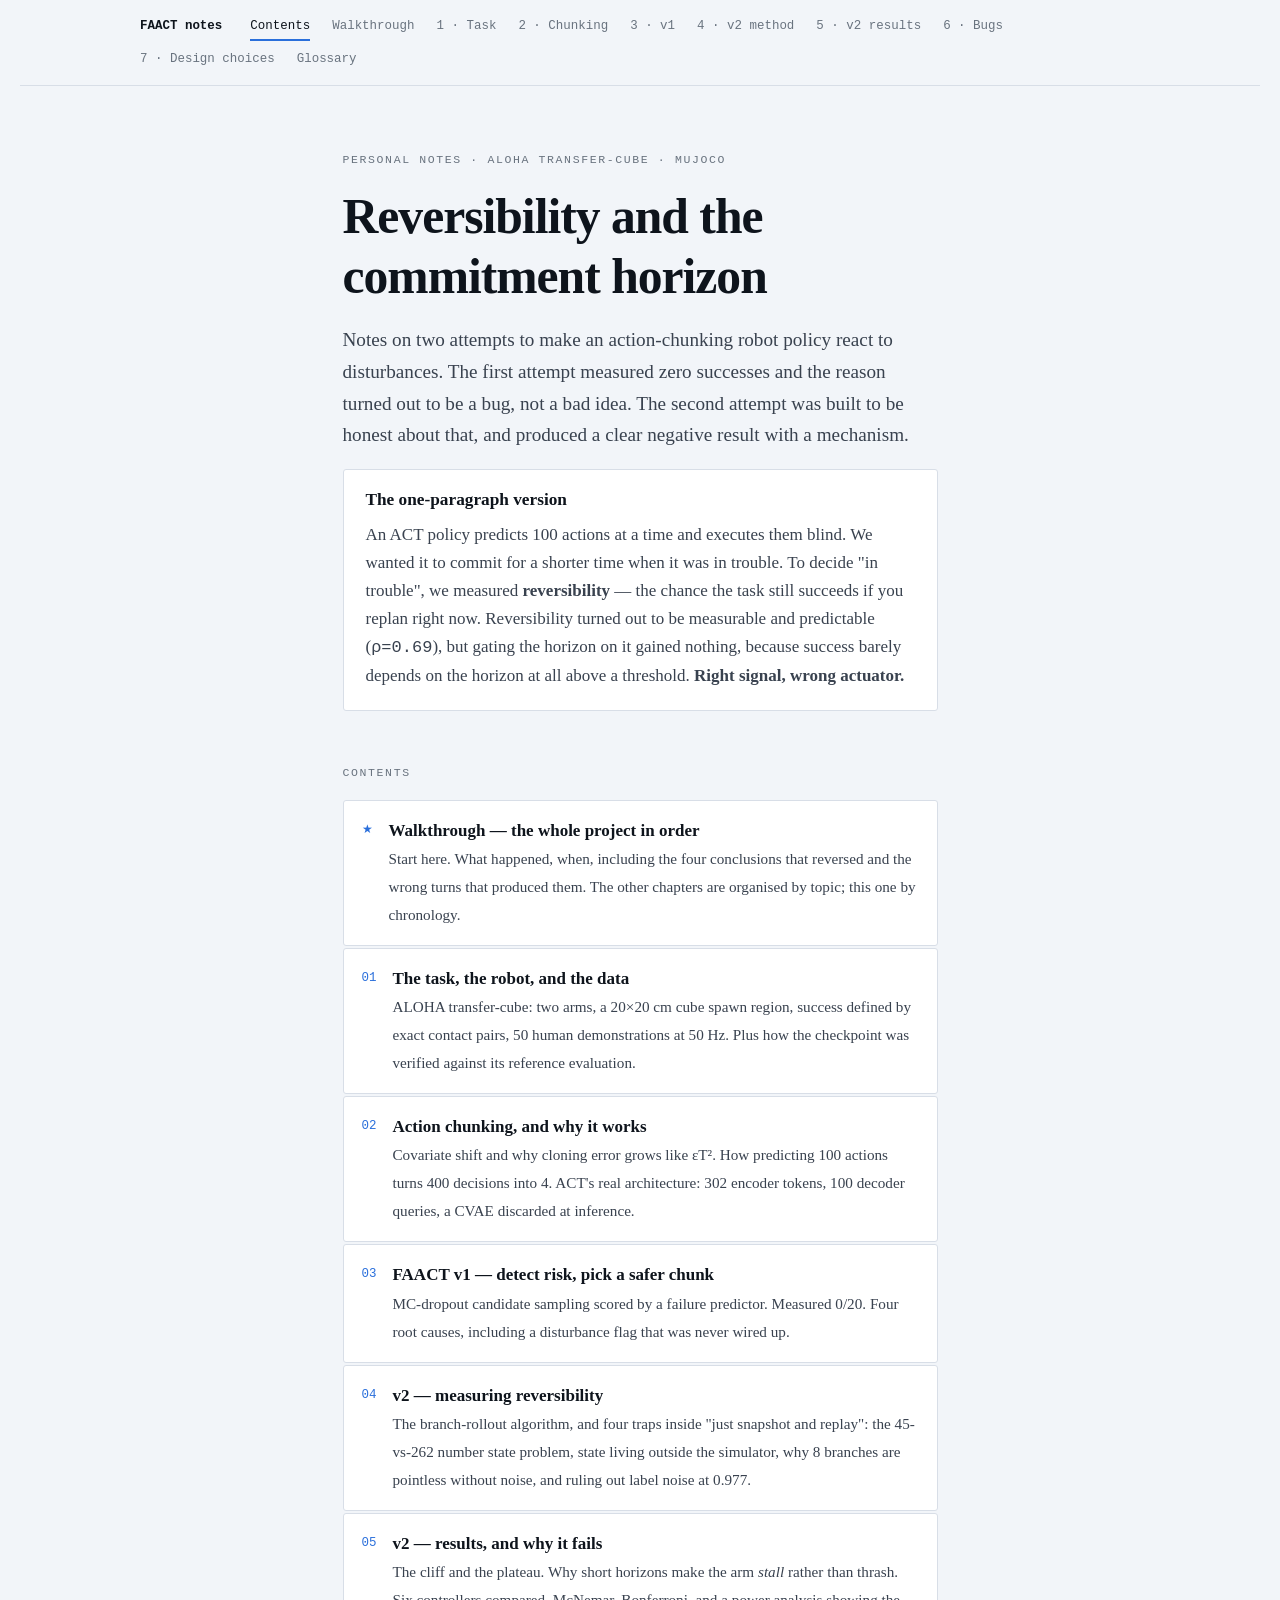
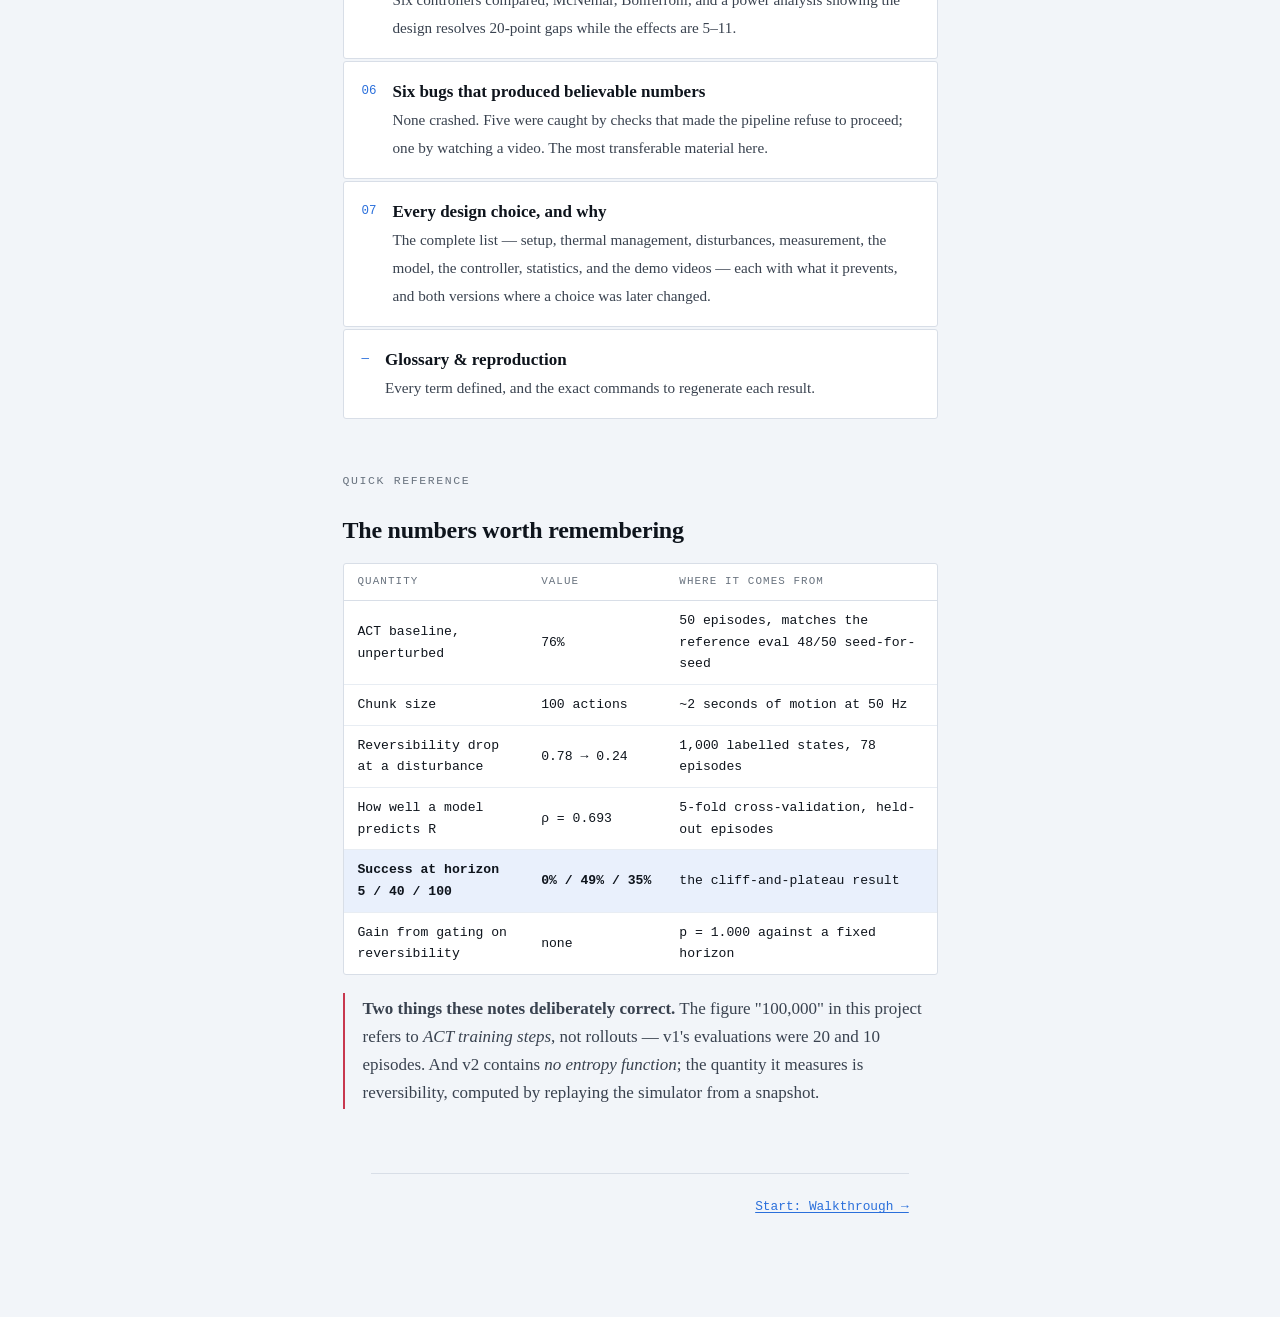
<file: site/index.html>
<!doctype html><html lang="en"><head><meta charset="utf-8">
<meta name="viewport" content="width=device-width,initial-scale=1">
<title>FAACT — project notes</title><link rel="stylesheet" href="style.css"></head><body>
<nav class="top"><div class="inner"><span class="brand">FAACT notes</span>
<a href="index.html" class="here">Contents</a>
<a href="walkthrough.html" >Walkthrough</a>
<a href="task.html" >1 &middot; Task</a>
<a href="background.html" >2 &middot; Chunking</a>
<a href="v1.html" >3 &middot; v1</a>
<a href="v2-method.html" >4 &middot; v2 method</a>
<a href="v2-results.html" >5 &middot; v2 results</a>
<a href="bugs.html" >6 &middot; Bugs</a>
<a href="design.html" >7 &middot; Design choices</a>
<a href="glossary.html" >Glossary</a></div></nav>

<div class="wrap stack" style="padding-top:56px">
  <p class="eyebrow">Personal notes &middot; ALOHA transfer-cube &middot; MuJoCo</p>
  <h1>Reversibility and the commitment horizon</h1>
  <p style="font-size:1.2rem;color:var(--ink-2)">Notes on two attempts to make an
  action-chunking robot policy react to disturbances. The first attempt measured zero
  successes and the reason turned out to be a bug, not a bad idea. The second attempt was
  built to be honest about that, and produced a clear negative result with a mechanism.</p>

  <div class="card stack-sm">
    <h3>The one-paragraph version</h3>
    <p style="color:var(--ink-2)">An ACT policy predicts 100 actions at a time and executes
    them blind. We wanted it to commit for a shorter time when it was in trouble. To decide
    "in trouble", we measured <b>reversibility</b> — the chance the task still succeeds if you
    replan right now. Reversibility turned out to be measurable and predictable
    (<span class="num">&rho;=0.69</span>), but gating the horizon on it gained nothing, because
    success barely depends on the horizon at all above a threshold. <b>Right signal, wrong
    actuator.</b></p>
  </div>
</div>

<section class="wrap stack">
  <p class="eyebrow">Contents</p>
  <div class="toc">
    <a href="walkthrough.html"><span class="n">&#9733;</span><span><span class="t">Walkthrough — the whole project in order</span><br>
      <span class="d">Start here. What happened, when, including the four conclusions that reversed
      and the wrong turns that produced them. The other chapters are organised by topic; this one
      by chronology.</span></span></a>
    <a href="task.html"><span class="n">01</span><span><span class="t">The task, the robot, and the data</span><br>
      <span class="d">ALOHA transfer-cube: two arms, a 20&times;20 cm cube spawn region, success
      defined by exact contact pairs, 50 human demonstrations at 50 Hz. Plus how the checkpoint was
      verified against its reference evaluation.</span></span></a>
    <a href="background.html"><span class="n">02</span><span><span class="t">Action chunking, and why it works</span><br>
      <span class="d">Covariate shift and why cloning error grows like &epsilon;T&sup2;. How predicting
      100 actions turns 400 decisions into 4. ACT's real architecture: 302 encoder tokens, 100
      decoder queries, a CVAE discarded at inference.</span></span></a>
    <a href="v1.html"><span class="n">03</span><span><span class="t">FAACT v1 — detect risk, pick a safer chunk</span><br>
      <span class="d">MC-dropout candidate sampling scored by a failure predictor. Measured 0/20.
      Four root causes, including a disturbance flag that was never wired up.</span></span></a>
    <a href="v2-method.html"><span class="n">04</span><span><span class="t">v2 — measuring reversibility</span><br>
      <span class="d">The branch-rollout algorithm, and four traps inside "just snapshot and replay":
      the 45-vs-262 number state problem, state living outside the simulator, why 8 branches are
      pointless without noise, and ruling out label noise at 0.977.</span></span></a>
    <a href="v2-results.html"><span class="n">05</span><span><span class="t">v2 — results, and why it fails</span><br>
      <span class="d">The cliff and the plateau. Why short horizons make the arm <em>stall</em> rather
      than thrash. Six controllers compared, McNemar, Bonferroni, and a power analysis showing the
      design resolves 20-point gaps while the effects are 5&ndash;11.</span></span></a>
    <a href="bugs.html"><span class="n">06</span><span><span class="t">Six bugs that produced believable numbers</span><br>
      <span class="d">None crashed. Five were caught by checks that made the pipeline refuse to
      proceed; one by watching a video. The most transferable material here.</span></span></a>
    <a href="design.html"><span class="n">07</span><span><span class="t">Every design choice, and why</span><br>
      <span class="d">The complete list — setup, thermal management, disturbances, measurement, the
      model, the controller, statistics, and the demo videos — each with what it prevents, and both
      versions where a choice was later changed.</span></span></a>
    <a href="glossary.html"><span class="n">&mdash;</span><span><span class="t">Glossary &amp; reproduction</span><br>
      <span class="d">Every term defined, and the exact commands to regenerate each result.</span></span></a>
  </div>
</section>

<section class="wrap stack">
  <p class="eyebrow">Quick reference</p>
  <h2>The numbers worth remembering</h2>
  <div class="scroll"><table>
    <thead><tr><th>Quantity</th><th>Value</th><th>Where it comes from</th></tr></thead>
    <tbody>
      <tr><td class="lead">ACT baseline, unperturbed</td><td>76%</td><td class="lead">50 episodes, matches the reference eval 48/50 seed-for-seed</td></tr>
      <tr><td class="lead">Chunk size</td><td>100 actions</td><td class="lead">~2 seconds of motion at 50 Hz</td></tr>
      <tr><td class="lead">Reversibility drop at a disturbance</td><td>0.78 &rarr; 0.24</td><td class="lead">1,000 labelled states, 78 episodes</td></tr>
      <tr><td class="lead">How well a model predicts R</td><td>&rho; = 0.693</td><td class="lead">5-fold cross-validation, held-out episodes</td></tr>
      <tr class="hi"><td class="lead"><b>Success at horizon 5 / 40 / 100</b></td><td><b>0% / 49% / 35%</b></td><td class="lead">the cliff-and-plateau result</td></tr>
      <tr><td class="lead">Gain from gating on reversibility</td><td>none</td><td class="lead">p = 1.000 against a fixed horizon</td></tr>
    </tbody>
  </table></div>
  <p class="note warn"><b>Two things these notes deliberately correct.</b> The figure
  "100,000" in this project refers to <em>ACT training steps</em>, not rollouts — v1's
  evaluations were 20 and 10 episodes. And v2 contains <em>no entropy function</em>; the
  quantity it measures is reversibility, computed by replaying the simulator from a snapshot.</p>
</section>

<div class="wrap pager"><span></span><a href="walkthrough.html">Start: Walkthrough &rarr;</a></div>
</body></html>
</file>
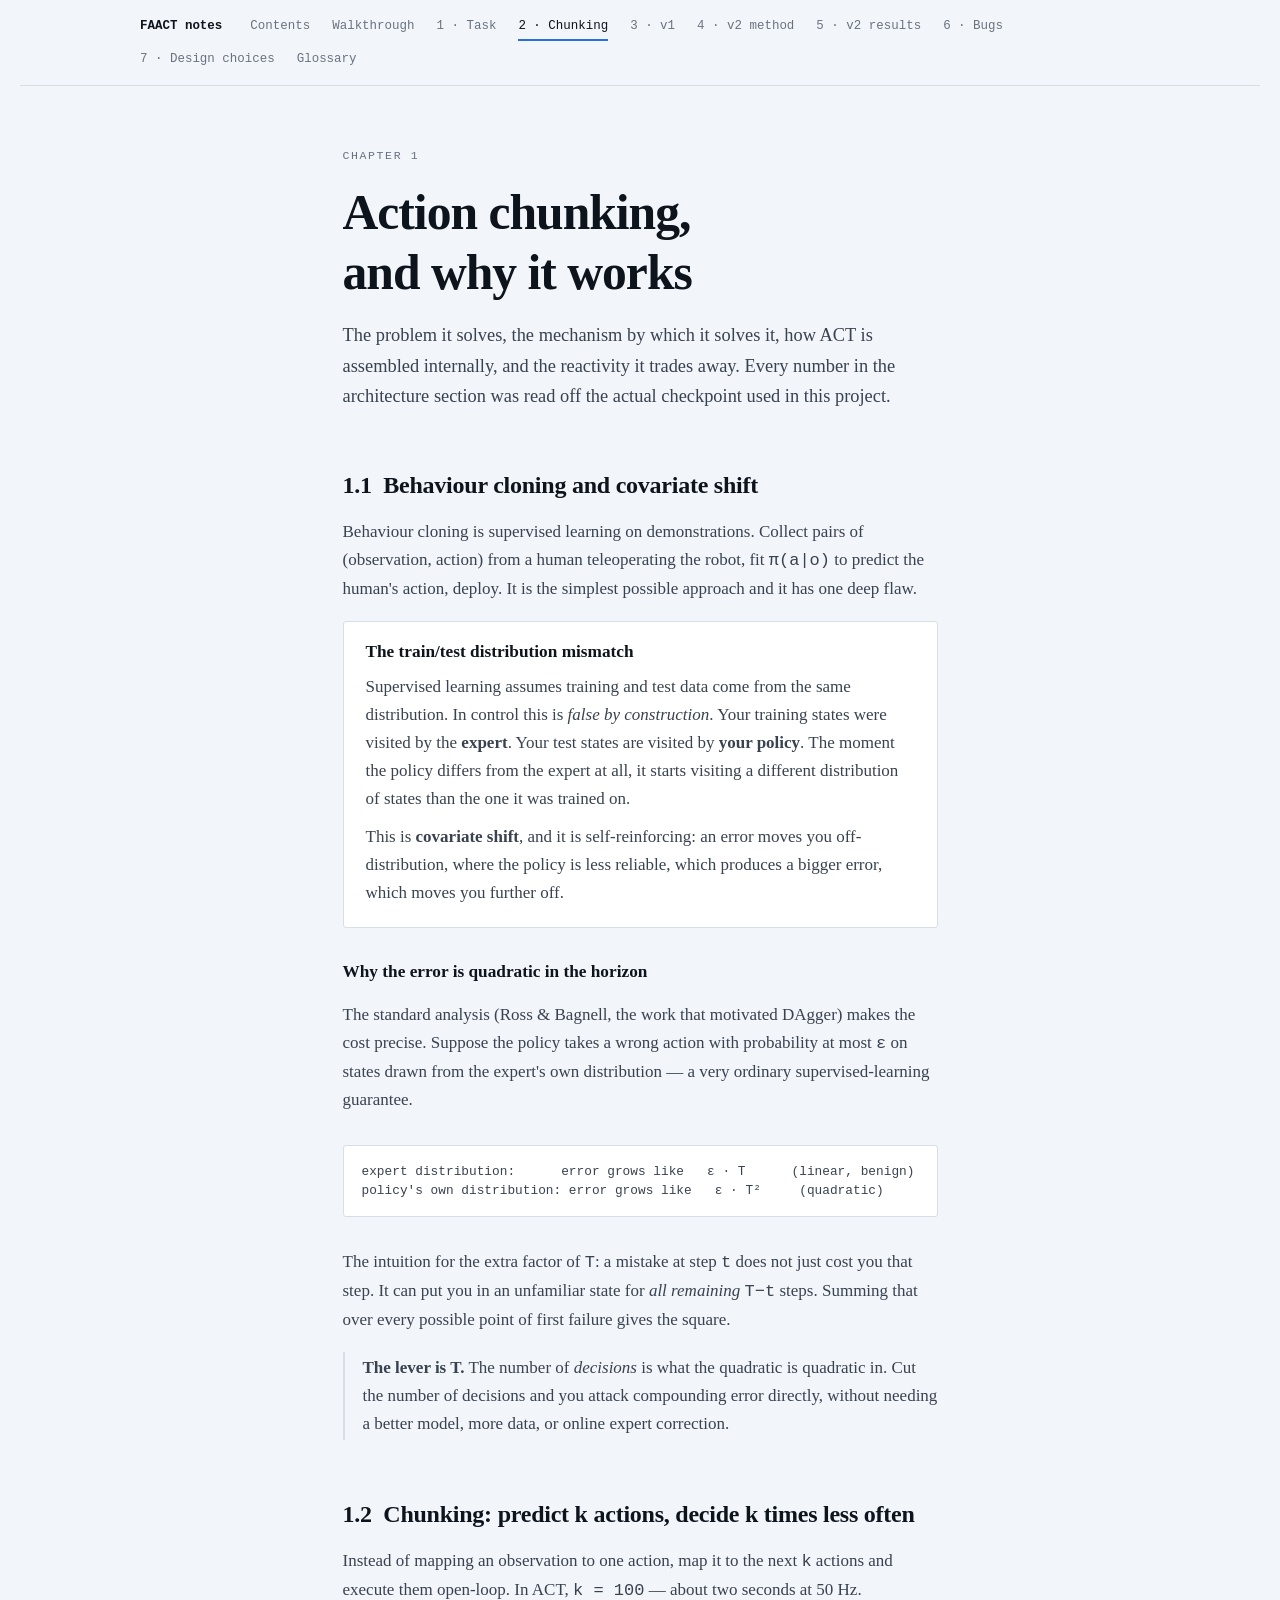
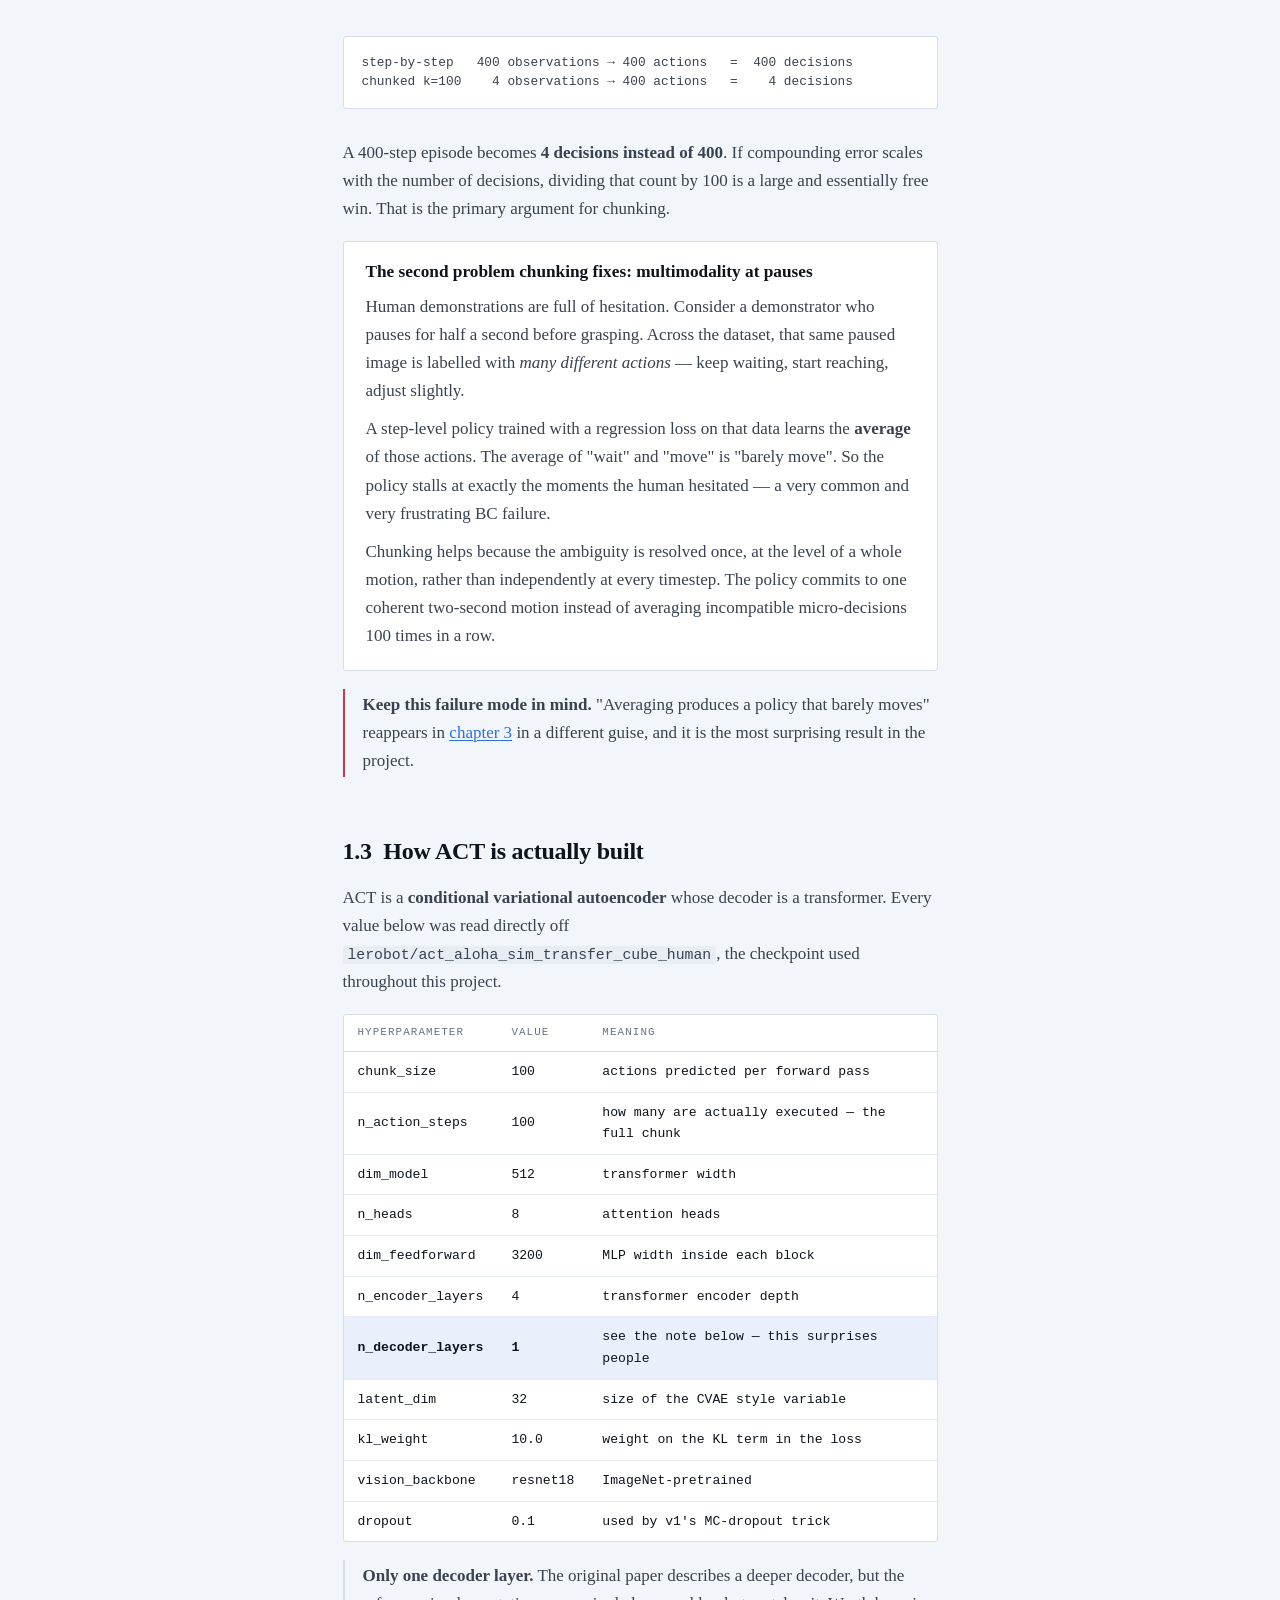
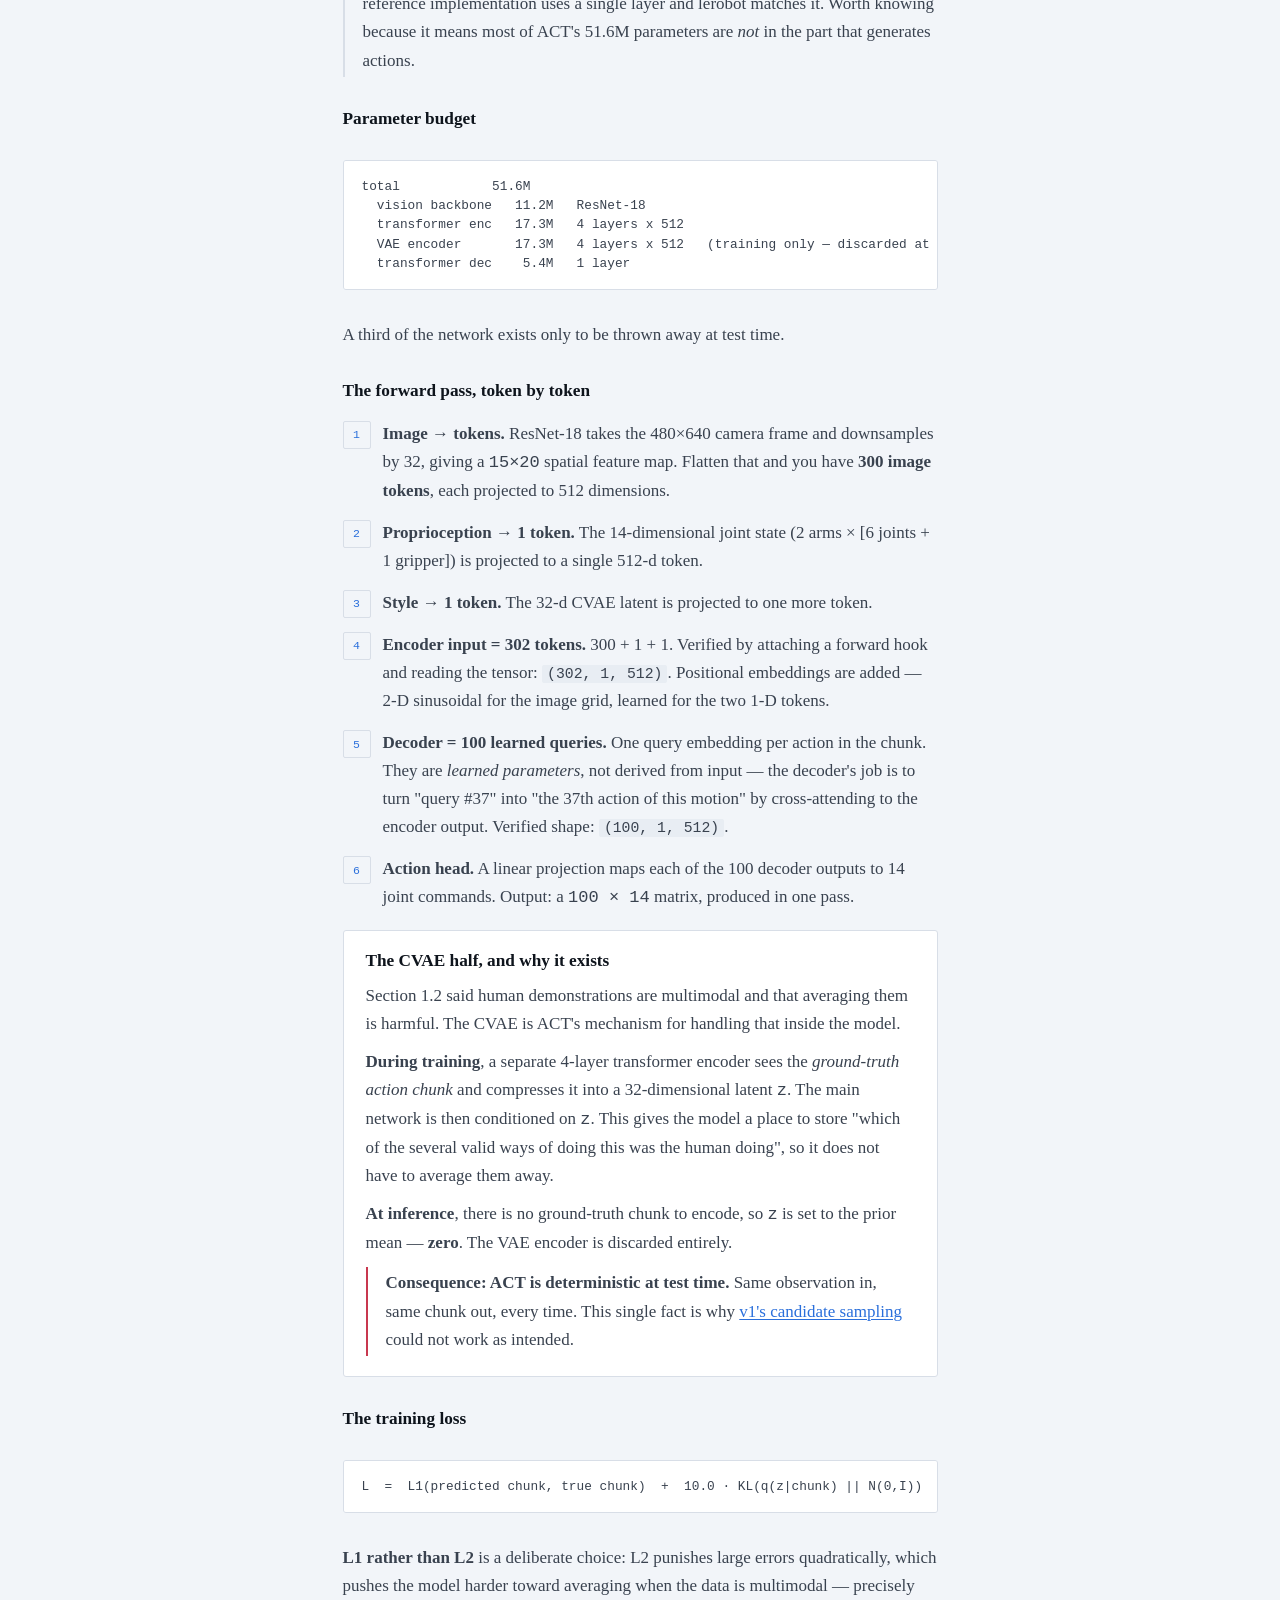
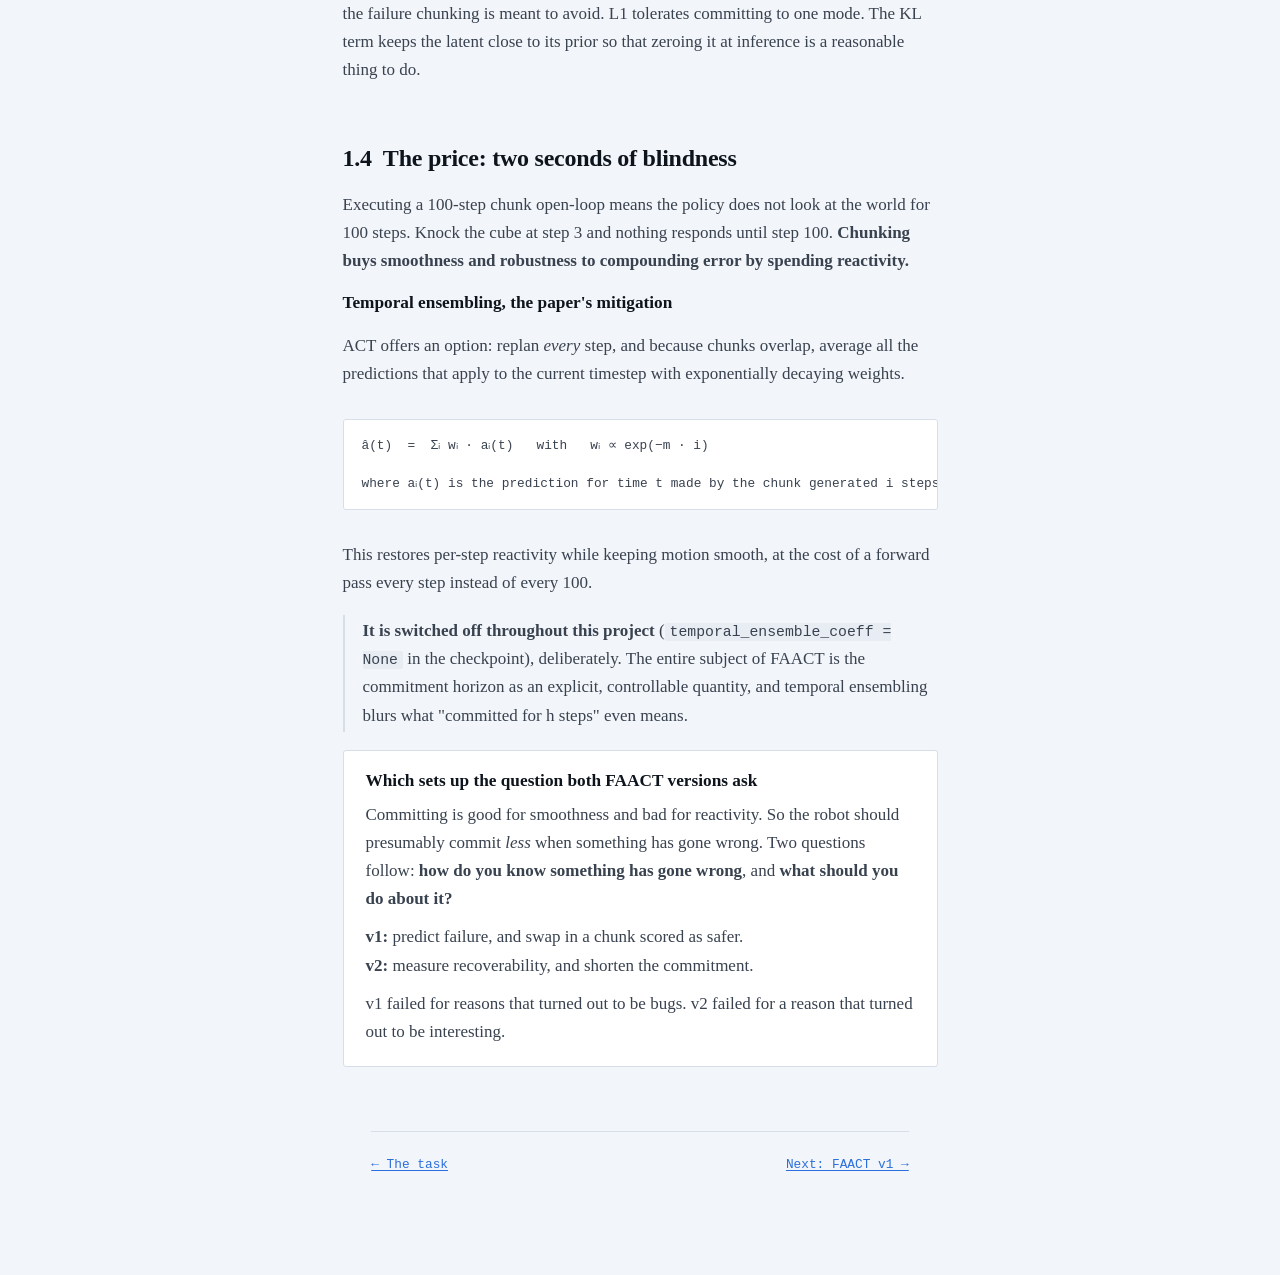
<file: site/background.html>
<!doctype html><html lang="en"><head><meta charset="utf-8">
<meta name="viewport" content="width=device-width,initial-scale=1">
<title>Action chunking — FAACT notes</title><link rel="stylesheet" href="style.css"></head><body>
<nav class="top"><div class="inner"><span class="brand">FAACT notes</span>
<a href="index.html" >Contents</a>
<a href="walkthrough.html" >Walkthrough</a>
<a href="task.html" >1 &middot; Task</a>
<a href="background.html" class="here">2 &middot; Chunking</a>
<a href="v1.html" >3 &middot; v1</a>
<a href="v2-method.html" >4 &middot; v2 method</a>
<a href="v2-results.html" >5 &middot; v2 results</a>
<a href="bugs.html" >6 &middot; Bugs</a>
<a href="design.html" >7 &middot; Design choices</a>
<a href="glossary.html" >Glossary</a></div></nav>

<div class="wrap stack" style="padding-top:52px">
  <p class="eyebrow">Chapter 1</p>
  <h1>Action chunking, and why it works</h1>
  <p style="font-size:1.15rem;color:var(--ink-2)">The problem it solves, the mechanism by which
  it solves it, how ACT is assembled internally, and the reactivity it trades away. Every number
  in the architecture section was read off the actual checkpoint used in this project.</p>
</div>

<section class="wrap stack">
  <h2>1.1 &nbsp;Behaviour cloning and covariate shift</h2>
  <p style="color:var(--ink-2)">Behaviour cloning is supervised learning on demonstrations.
  Collect pairs of (observation, action) from a human teleoperating the robot, fit
  <span class="num">&pi;(a|o)</span> to predict the human's action, deploy. It is the simplest
  possible approach and it has one deep flaw.</p>

  <div class="card stack-sm">
    <h3>The train/test distribution mismatch</h3>
    <p style="color:var(--ink-2)">Supervised learning assumes training and test data come from
    the same distribution. In control this is <em>false by construction</em>. Your training
    states were visited by the <b>expert</b>. Your test states are visited by <b>your policy</b>.
    The moment the policy differs from the expert at all, it starts visiting a different
    distribution of states than the one it was trained on.</p>
    <p style="color:var(--ink-2)">This is <b>covariate shift</b>, and it is self-reinforcing: an
    error moves you off-distribution, where the policy is less reliable, which produces a bigger
    error, which moves you further off.</p>
  </div>

  <h3 style="margin-top:16px">Why the error is quadratic in the horizon</h3>
  <p style="color:var(--ink-2)">The standard analysis (Ross &amp; Bagnell, the work that
  motivated DAgger) makes the cost precise. Suppose the policy takes a wrong action with
  probability at most <span class="num">&epsilon;</span> on states drawn from the expert's own
  distribution — a very ordinary supervised-learning guarantee.</p>
  <pre>expert distribution:      error grows like   &epsilon; &middot; T      (linear, benign)
policy's own distribution: error grows like   &epsilon; &middot; T&sup2;     (quadratic)</pre>
  <p style="color:var(--ink-2)">The intuition for the extra factor of <span class="num">T</span>:
  a mistake at step <span class="num">t</span> does not just cost you that step. It can put you
  in an unfamiliar state for <em>all remaining</em> <span class="num">T&minus;t</span> steps.
  Summing that over every possible point of first failure gives the square.</p>
  <p class="note"><b>The lever is T.</b> The number of <em>decisions</em> is what the quadratic
  is quadratic in. Cut the number of decisions and you attack compounding error directly, without
  needing a better model, more data, or online expert correction.</p>
</section>

<section class="wrap stack">
  <h2>1.2 &nbsp;Chunking: predict k actions, decide k times less often</h2>
  <p style="color:var(--ink-2)">Instead of mapping an observation to one action, map it to the
  next <span class="num">k</span> actions and execute them open-loop. In ACT,
  <span class="num">k = 100</span> — about two seconds at 50&nbsp;Hz.</p>
  <pre>step-by-step   400 observations &rarr; 400 actions   =  400 decisions
chunked k=100    4 observations &rarr; 400 actions   =    4 decisions</pre>
  <p style="color:var(--ink-2)">A 400-step episode becomes <b>4 decisions instead of 400</b>. If
  compounding error scales with the number of decisions, dividing that count by 100 is a large
  and essentially free win. That is the primary argument for chunking.</p>

  <div class="card stack-sm">
    <h3>The second problem chunking fixes: multimodality at pauses</h3>
    <p style="color:var(--ink-2)">Human demonstrations are full of hesitation. Consider a
    demonstrator who pauses for half a second before grasping. Across the dataset, that same
    paused image is labelled with <em>many different actions</em> — keep waiting, start reaching,
    adjust slightly.</p>
    <p style="color:var(--ink-2)">A step-level policy trained with a regression loss on that data
    learns the <b>average</b> of those actions. The average of "wait" and "move" is "barely
    move". So the policy stalls at exactly the moments the human hesitated — a very common and
    very frustrating BC failure.</p>
    <p style="color:var(--ink-2)">Chunking helps because the ambiguity is resolved once, at the
    level of a whole motion, rather than independently at every timestep. The policy commits to
    one coherent two-second motion instead of averaging incompatible micro-decisions 100 times in
    a row.</p>
  </div>

  <p class="note warn"><b>Keep this failure mode in mind.</b> "Averaging produces a policy that
  barely moves" reappears in <a href="v2-method.html">chapter 3</a> in a different guise, and it is the
  most surprising result in the project.</p>
</section>

<section class="wrap stack">
  <h2>1.3 &nbsp;How ACT is actually built</h2>
  <p style="color:var(--ink-2)">ACT is a <b>conditional variational autoencoder</b> whose decoder
  is a transformer. Every value below was read directly off
  <code>lerobot/act_aloha_sim_transfer_cube_human</code>, the checkpoint used throughout this
  project.</p>

  <div class="scroll"><table>
    <thead><tr><th>Hyperparameter</th><th>Value</th><th>Meaning</th></tr></thead>
    <tbody>
      <tr><td class="lead">chunk_size</td><td>100</td><td class="lead">actions predicted per forward pass</td></tr>
      <tr><td class="lead">n_action_steps</td><td>100</td><td class="lead">how many are actually executed — the full chunk</td></tr>
      <tr><td class="lead">dim_model</td><td>512</td><td class="lead">transformer width</td></tr>
      <tr><td class="lead">n_heads</td><td>8</td><td class="lead">attention heads</td></tr>
      <tr><td class="lead">dim_feedforward</td><td>3200</td><td class="lead">MLP width inside each block</td></tr>
      <tr><td class="lead">n_encoder_layers</td><td>4</td><td class="lead">transformer encoder depth</td></tr>
      <tr class="hi"><td class="lead"><b>n_decoder_layers</b></td><td><b>1</b></td><td class="lead">see the note below — this surprises people</td></tr>
      <tr><td class="lead">latent_dim</td><td>32</td><td class="lead">size of the CVAE style variable</td></tr>
      <tr><td class="lead">kl_weight</td><td>10.0</td><td class="lead">weight on the KL term in the loss</td></tr>
      <tr><td class="lead">vision_backbone</td><td>resnet18</td><td class="lead">ImageNet-pretrained</td></tr>
      <tr><td class="lead">dropout</td><td>0.1</td><td class="lead">used by v1's MC-dropout trick</td></tr>
    </tbody>
  </table></div>

  <p class="note"><b>Only one decoder layer.</b> The original paper describes a deeper decoder,
  but the reference implementation uses a single layer and lerobot matches it. Worth knowing
  because it means most of ACT's 51.6M parameters are <em>not</em> in the part that generates
  actions.</p>

  <h3 style="margin-top:14px">Parameter budget</h3>
  <pre>total            51.6M
  vision backbone   11.2M   ResNet-18
  transformer enc   17.3M   4 layers x 512
  VAE encoder       17.3M   4 layers x 512   (training only — discarded at inference)
  transformer dec    5.4M   1 layer</pre>
  <p style="color:var(--ink-2)">A third of the network exists only to be thrown away at test
  time.</p>

  <h3 style="margin-top:14px">The forward pass, token by token</h3>
  <ol class="steps">
    <li><b>Image &rarr; tokens.</b> ResNet-18 takes the 480&times;640 camera frame and
    downsamples by 32, giving a <span class="num">15&times;20</span> spatial feature map. Flatten
    that and you have <b>300 image tokens</b>, each projected to 512 dimensions.</li>
    <li><b>Proprioception &rarr; 1 token.</b> The 14-dimensional joint state (2 arms &times;
    [6 joints + 1 gripper]) is projected to a single 512-d token.</li>
    <li><b>Style &rarr; 1 token.</b> The 32-d CVAE latent is projected to one more token.</li>
    <li><b>Encoder input = 302 tokens.</b> 300 + 1 + 1. Verified by attaching a forward hook and
    reading the tensor: <code>(302, 1, 512)</code>. Positional embeddings are added — 2-D
    sinusoidal for the image grid, learned for the two 1-D tokens.</li>
    <li><b>Decoder = 100 learned queries.</b> One query embedding per action in the chunk. They
    are <em>learned parameters</em>, not derived from input — the decoder's job is to turn "query
    #37" into "the 37th action of this motion" by cross-attending to the encoder output. Verified
    shape: <code>(100, 1, 512)</code>.</li>
    <li><b>Action head.</b> A linear projection maps each of the 100 decoder outputs to 14 joint
    commands. Output: a <span class="num">100 &times; 14</span> matrix, produced in one pass.</li>
  </ol>

  <div class="card stack-sm">
    <h3>The CVAE half, and why it exists</h3>
    <p style="color:var(--ink-2)">Section 1.2 said human demonstrations are multimodal and that
    averaging them is harmful. The CVAE is ACT's mechanism for handling that inside the model.</p>
    <p style="color:var(--ink-2)"><b>During training</b>, a separate 4-layer transformer encoder
    sees the <em>ground-truth action chunk</em> and compresses it into a 32-dimensional latent
    <span class="num">z</span>. The main network is then conditioned on <span class="num">z</span>.
    This gives the model a place to store "which of the several valid ways of doing this was the
    human doing", so it does not have to average them away.</p>
    <p style="color:var(--ink-2)"><b>At inference</b>, there is no ground-truth chunk to encode,
    so <span class="num">z</span> is set to the prior mean — <b>zero</b>. The VAE encoder is
    discarded entirely.</p>
    <p class="note warn"><b>Consequence: ACT is deterministic at test time.</b> Same observation
    in, same chunk out, every time. This single fact is why <a href="v1.html">v1's candidate
    sampling</a> could not work as intended.</p>
  </div>

  <h3 style="margin-top:14px">The training loss</h3>
  <pre>L  =  L1(predicted chunk, true chunk)  +  10.0 &middot; KL(q(z|chunk) || N(0,I))</pre>
  <p style="color:var(--ink-2)"><b>L1 rather than L2</b> is a deliberate choice: L2 punishes large
  errors quadratically, which pushes the model harder toward averaging when the data is
  multimodal — precisely the failure chunking is meant to avoid. L1 tolerates committing to one
  mode. The KL term keeps the latent close to its prior so that zeroing it at inference is a
  reasonable thing to do.</p>
</section>

<section class="wrap stack">
  <h2>1.4 &nbsp;The price: two seconds of blindness</h2>
  <p style="color:var(--ink-2)">Executing a 100-step chunk open-loop means the policy does not
  look at the world for 100 steps. Knock the cube at step 3 and nothing responds until step 100.
  <b>Chunking buys smoothness and robustness to compounding error by spending reactivity.</b></p>

  <h3>Temporal ensembling, the paper's mitigation</h3>
  <p style="color:var(--ink-2)">ACT offers an option: replan <em>every</em> step, and because
  chunks overlap, average all the predictions that apply to the current timestep with
  exponentially decaying weights.</p>
  <pre>a&#770;(t)  =  &Sigma;&#7522; w&#7522; &middot; a&#7522;(t)   with   w&#7522; &prop; exp(&minus;m &middot; i)

where a&#7522;(t) is the prediction for time t made by the chunk generated i steps ago</pre>
  <p style="color:var(--ink-2)">This restores per-step reactivity while keeping motion smooth,
  at the cost of a forward pass every step instead of every 100.</p>
  <p class="note"><b>It is switched off throughout this project</b>
  (<code>temporal_ensemble_coeff = None</code> in the checkpoint), deliberately. The entire
  subject of FAACT is the commitment horizon as an explicit, controllable quantity, and temporal
  ensembling blurs what "committed for h steps" even means.</p>

  <div class="card stack-sm">
    <h3>Which sets up the question both FAACT versions ask</h3>
    <p style="color:var(--ink-2)">Committing is good for smoothness and bad for reactivity. So the
    robot should presumably commit <em>less</em> when something has gone wrong. Two questions
    follow: <b>how do you know something has gone wrong</b>, and <b>what should you do about
    it?</b></p>
    <p style="color:var(--ink-2)"><b>v1:</b> predict failure, and swap in a chunk scored as safer.<br>
    <b>v2:</b> measure recoverability, and shorten the commitment.</p>
    <p style="color:var(--ink-2)">v1 failed for reasons that turned out to be bugs. v2 failed for
    a reason that turned out to be interesting.</p>
  </div>
</section>

<div class="wrap pager"><a href="task.html">&larr; The task</a><a href="v1.html">Next: FAACT v1 &rarr;</a></div>
</body></html>
</file>
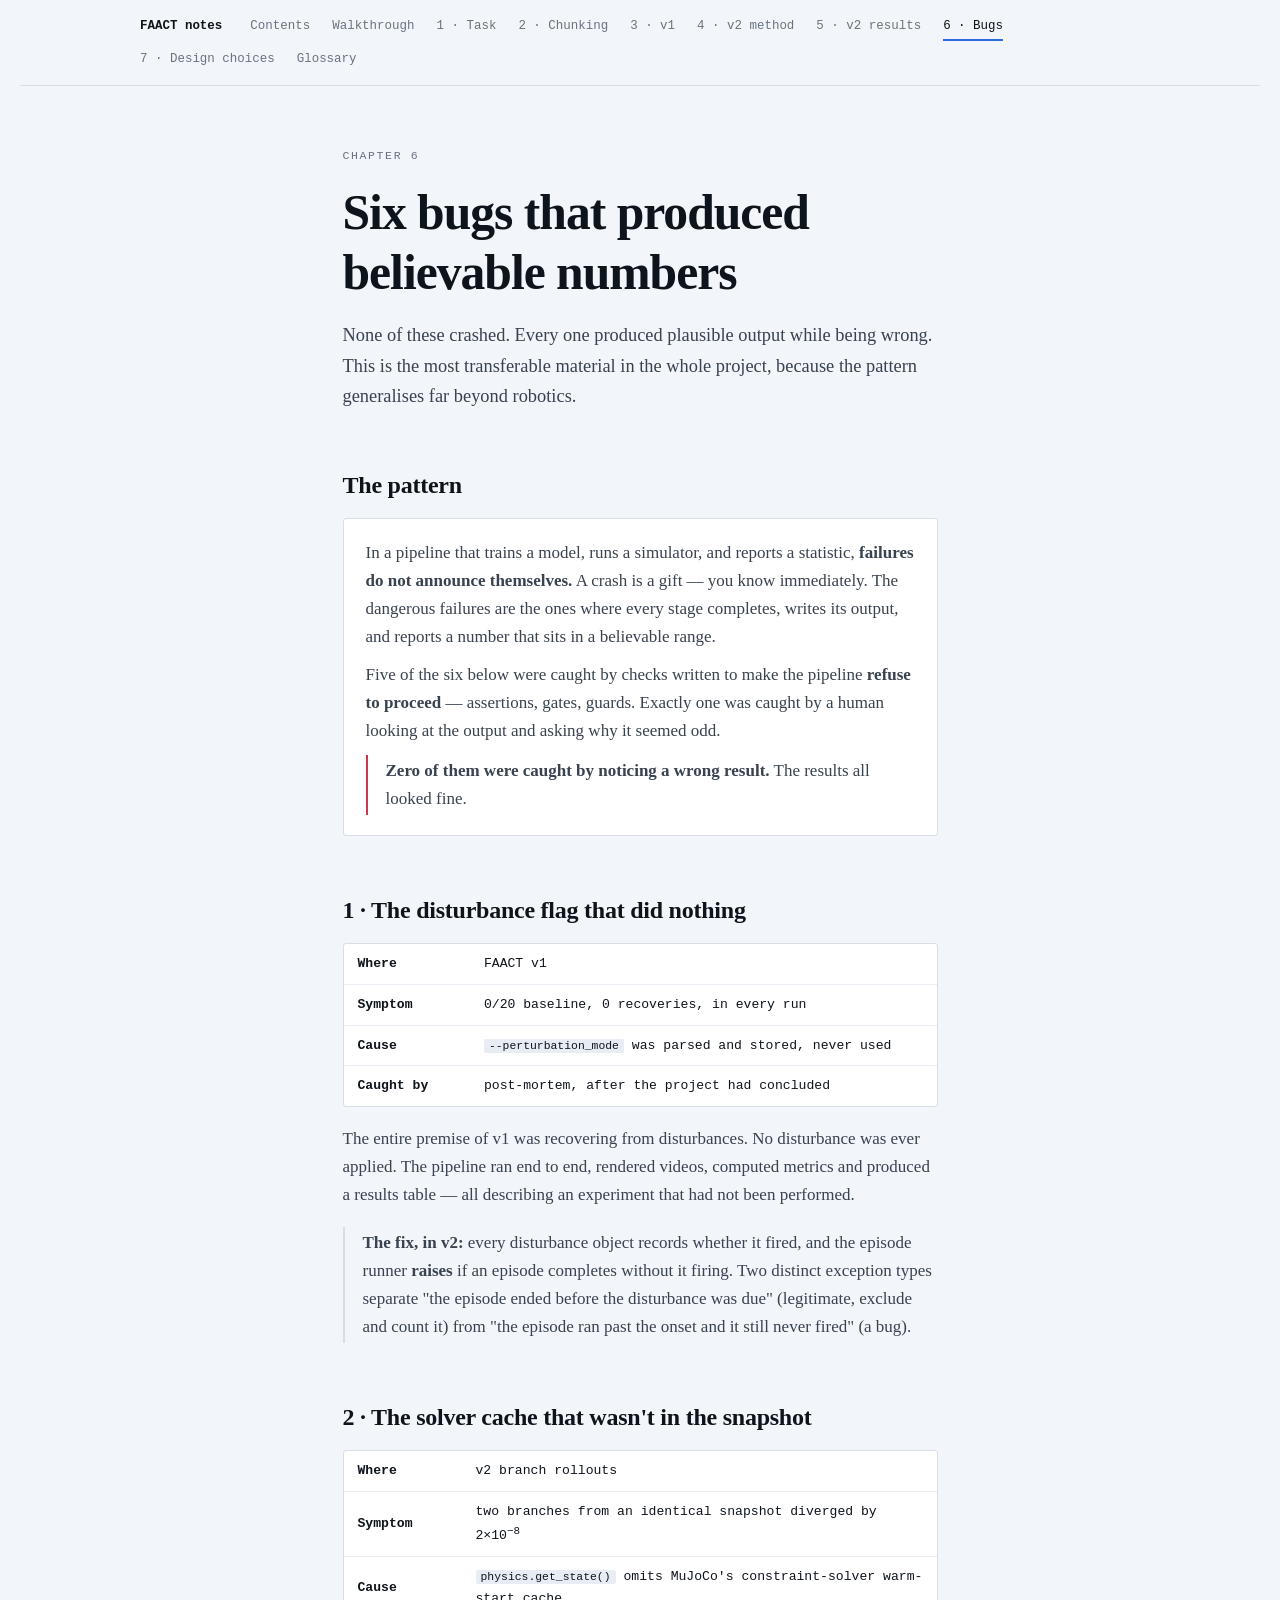
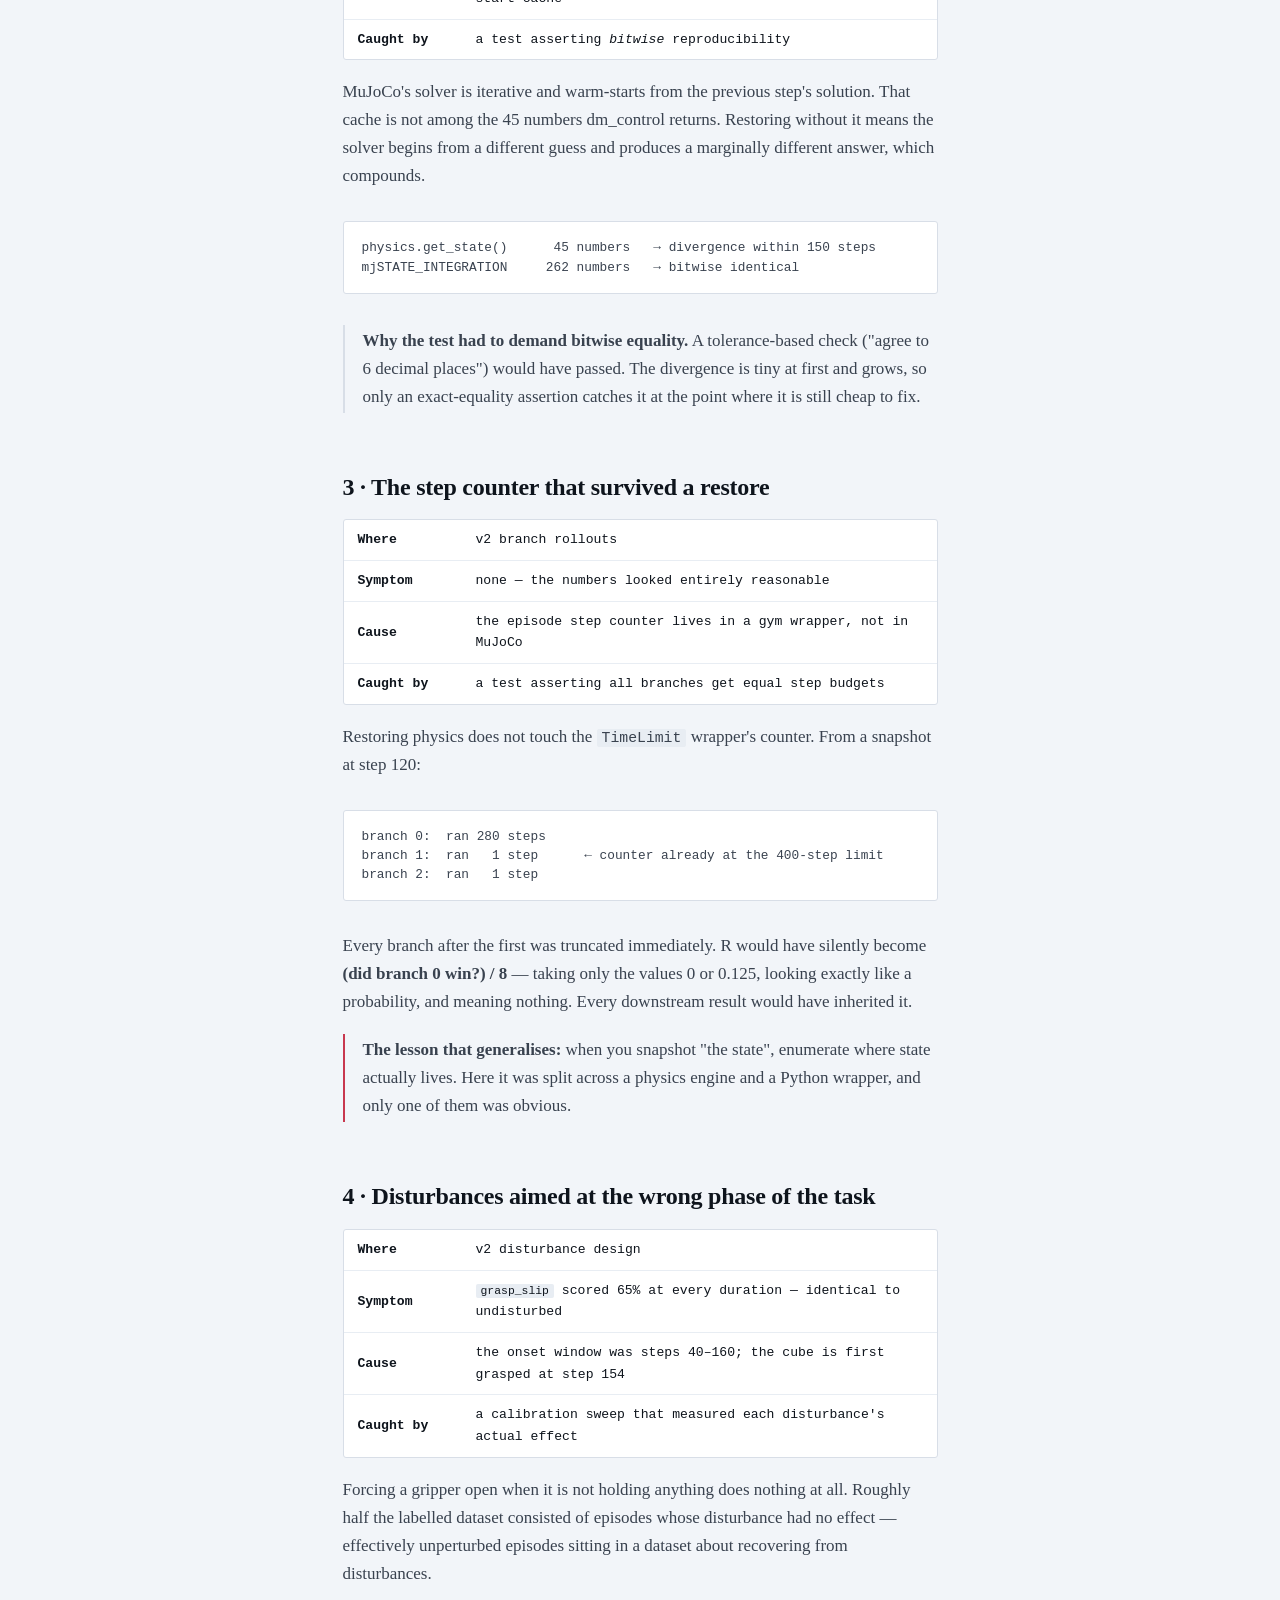
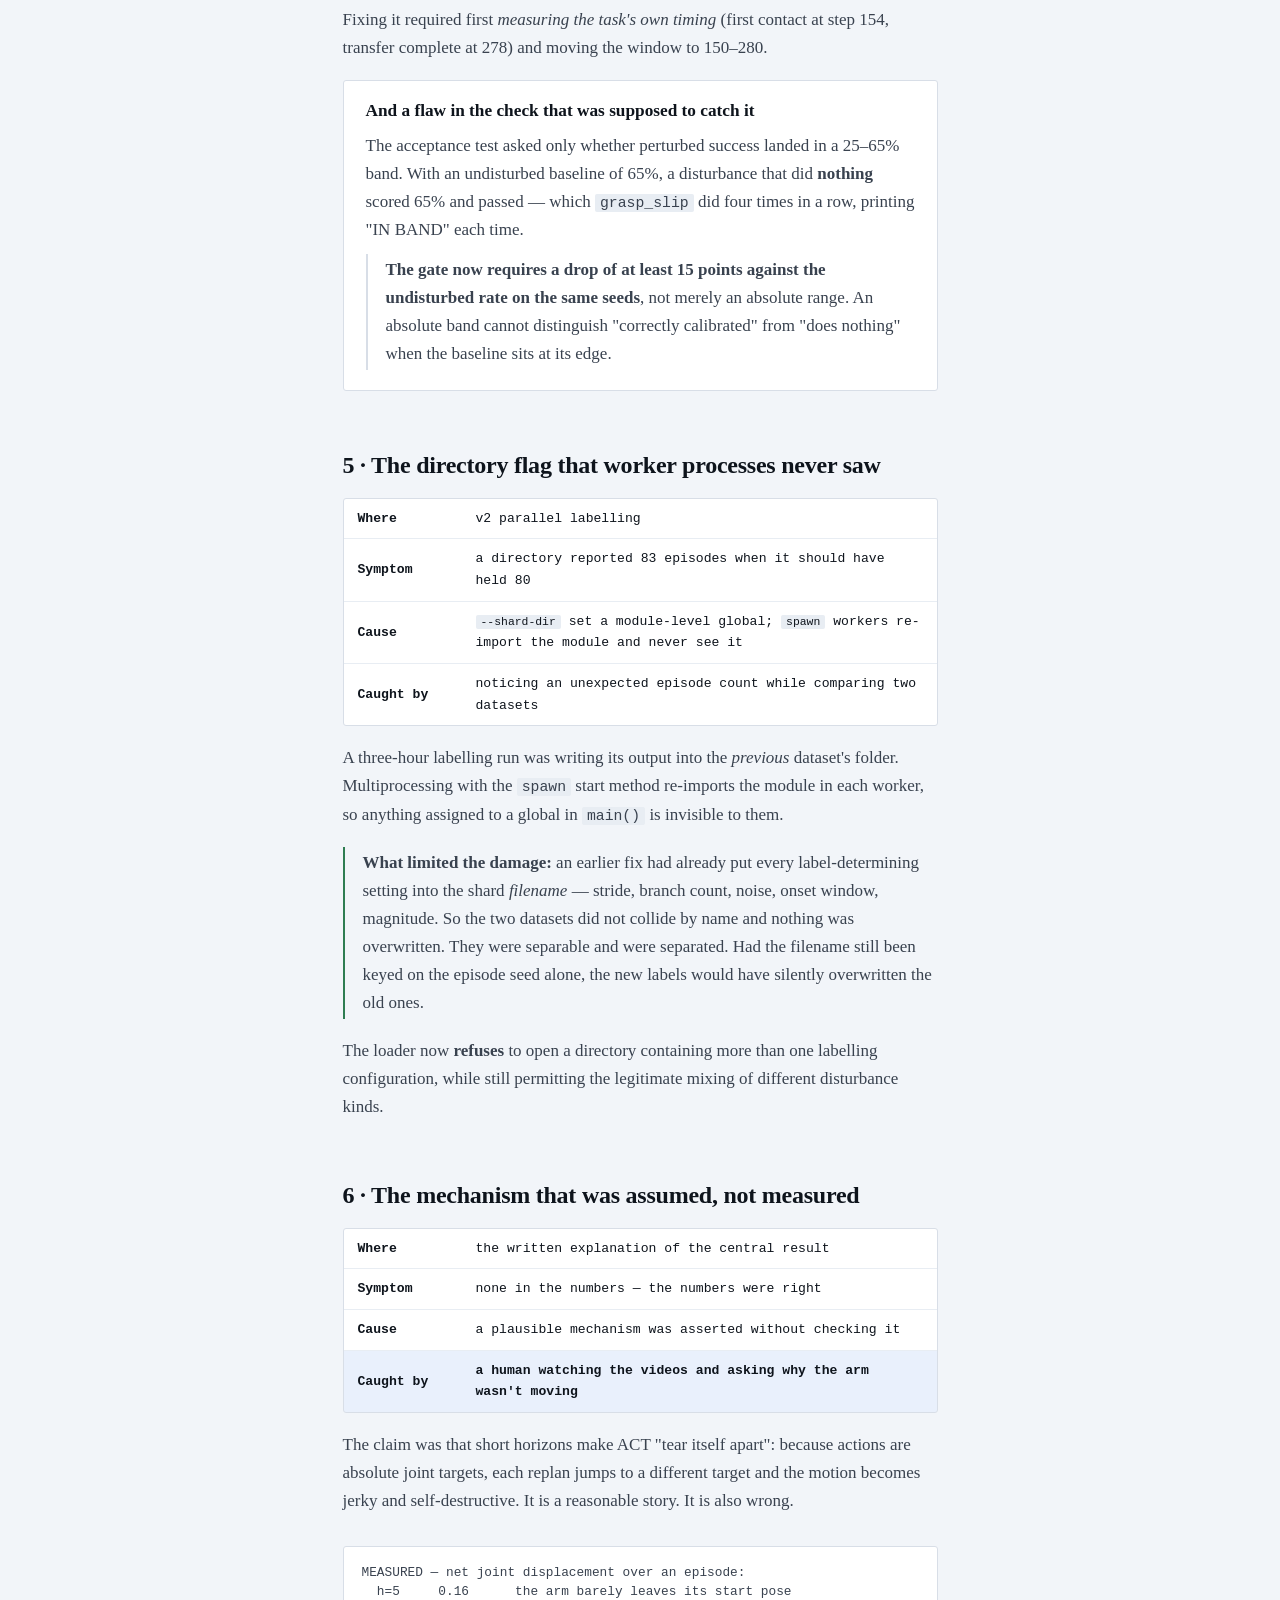
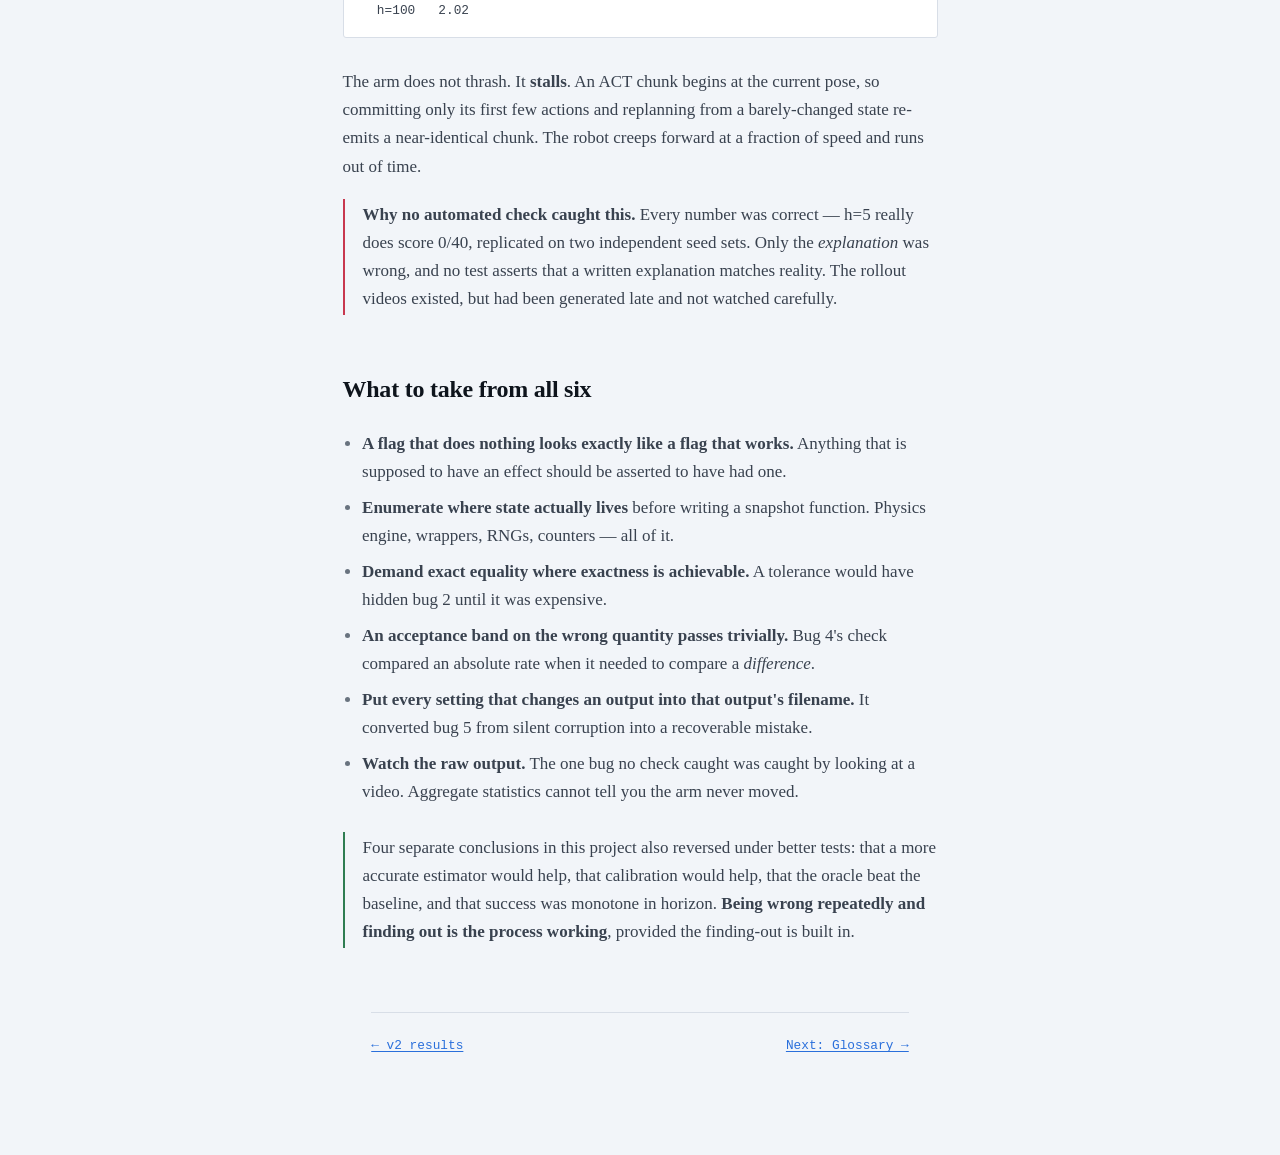
<file: site/bugs.html>
<!doctype html><html lang="en"><head><meta charset="utf-8">
<meta name="viewport" content="width=device-width,initial-scale=1">
<title>Bugs — FAACT notes</title><link rel="stylesheet" href="style.css"></head><body>
<nav class="top"><div class="inner"><span class="brand">FAACT notes</span>
<a href="index.html" >Contents</a>
<a href="walkthrough.html" >Walkthrough</a>
<a href="task.html" >1 &middot; Task</a>
<a href="background.html" >2 &middot; Chunking</a>
<a href="v1.html" >3 &middot; v1</a>
<a href="v2-method.html" >4 &middot; v2 method</a>
<a href="v2-results.html" >5 &middot; v2 results</a>
<a href="bugs.html" class="here">6 &middot; Bugs</a>
<a href="design.html" >7 &middot; Design choices</a>
<a href="glossary.html" >Glossary</a></div></nav>

<div class="wrap stack" style="padding-top:52px">
  <p class="eyebrow">Chapter 6</p>
  <h1>Six bugs that produced believable numbers</h1>
  <p style="font-size:1.15rem;color:var(--ink-2)">None of these crashed. Every one produced
  plausible output while being wrong. This is the most transferable material in the whole project,
  because the pattern generalises far beyond robotics.</p>
</div>

<section class="wrap stack">
  <h2>The pattern</h2>
  <div class="card stack-sm">
    <p style="color:var(--ink-2)">In a pipeline that trains a model, runs a simulator, and reports
    a statistic, <b>failures do not announce themselves.</b> A crash is a gift — you know
    immediately. The dangerous failures are the ones where every stage completes, writes its
    output, and reports a number that sits in a believable range.</p>
    <p style="color:var(--ink-2)">Five of the six below were caught by checks written to make the
    pipeline <b>refuse to proceed</b> — assertions, gates, guards. Exactly one was caught by a
    human looking at the output and asking why it seemed odd.</p>
    <p class="note warn"><b>Zero of them were caught by noticing a wrong result.</b> The results
    all looked fine.</p>
  </div>
</section>

<section class="wrap stack">
  <h2>1 &middot; The disturbance flag that did nothing</h2>
  <div class="scroll"><table><tbody>
    <tr><td class="lead"><b>Where</b></td><td class="lead">FAACT v1</td></tr>
    <tr><td class="lead"><b>Symptom</b></td><td class="lead">0/20 baseline, 0 recoveries, in every run</td></tr>
    <tr><td class="lead"><b>Cause</b></td><td class="lead"><code>--perturbation_mode</code> was parsed and stored, never used</td></tr>
    <tr><td class="lead"><b>Caught by</b></td><td class="lead">post-mortem, after the project had concluded</td></tr>
  </tbody></table></div>
  <p style="color:var(--ink-2)">The entire premise of v1 was recovering from disturbances. No
  disturbance was ever applied. The pipeline ran end to end, rendered videos, computed metrics and
  produced a results table — all describing an experiment that had not been performed.</p>
  <p class="note"><b>The fix, in v2:</b> every disturbance object records whether it fired, and the
  episode runner <b>raises</b> if an episode completes without it firing. Two distinct exception
  types separate "the episode ended before the disturbance was due" (legitimate, exclude and
  count it) from "the episode ran past the onset and it still never fired" (a bug).</p>
</section>

<section class="wrap stack">
  <h2>2 &middot; The solver cache that wasn't in the snapshot</h2>
  <div class="scroll"><table><tbody>
    <tr><td class="lead"><b>Where</b></td><td class="lead">v2 branch rollouts</td></tr>
    <tr><td class="lead"><b>Symptom</b></td><td class="lead">two branches from an identical snapshot diverged by 2&times;10<sup>&minus;8</sup></td></tr>
    <tr><td class="lead"><b>Cause</b></td><td class="lead"><code>physics.get_state()</code> omits MuJoCo's constraint-solver warm-start cache</td></tr>
    <tr><td class="lead"><b>Caught by</b></td><td class="lead">a test asserting <em>bitwise</em> reproducibility</td></tr>
  </tbody></table></div>
  <p style="color:var(--ink-2)">MuJoCo's solver is iterative and warm-starts from the previous
  step's solution. That cache is not among the 45 numbers dm_control returns. Restoring without it
  means the solver begins from a different guess and produces a marginally different answer, which
  compounds.</p>
  <pre>physics.get_state()      45 numbers   &rarr; divergence within 150 steps
mjSTATE_INTEGRATION     262 numbers   &rarr; bitwise identical</pre>
  <p class="note"><b>Why the test had to demand bitwise equality.</b> A tolerance-based check
  ("agree to 6 decimal places") would have passed. The divergence is tiny at first and grows, so
  only an exact-equality assertion catches it at the point where it is still cheap to fix.</p>
</section>

<section class="wrap stack">
  <h2>3 &middot; The step counter that survived a restore</h2>
  <div class="scroll"><table><tbody>
    <tr><td class="lead"><b>Where</b></td><td class="lead">v2 branch rollouts</td></tr>
    <tr><td class="lead"><b>Symptom</b></td><td class="lead">none — the numbers looked entirely reasonable</td></tr>
    <tr><td class="lead"><b>Cause</b></td><td class="lead">the episode step counter lives in a gym wrapper, not in MuJoCo</td></tr>
    <tr><td class="lead"><b>Caught by</b></td><td class="lead">a test asserting all branches get equal step budgets</td></tr>
  </tbody></table></div>
  <p style="color:var(--ink-2)">Restoring physics does not touch the <code>TimeLimit</code>
  wrapper's counter. From a snapshot at step 120:</p>
  <pre>branch 0:  ran 280 steps
branch 1:  ran   1 step      &larr; counter already at the 400-step limit
branch 2:  ran   1 step</pre>
  <p style="color:var(--ink-2)">Every branch after the first was truncated immediately. R would
  have silently become <b>(did branch 0 win?) / 8</b> — taking only the values 0 or 0.125, looking
  exactly like a probability, and meaning nothing. Every downstream result would have inherited it.</p>
  <p class="note warn"><b>The lesson that generalises:</b> when you snapshot "the state", enumerate
  where state actually lives. Here it was split across a physics engine and a Python wrapper, and
  only one of them was obvious.</p>
</section>

<section class="wrap stack">
  <h2>4 &middot; Disturbances aimed at the wrong phase of the task</h2>
  <div class="scroll"><table><tbody>
    <tr><td class="lead"><b>Where</b></td><td class="lead">v2 disturbance design</td></tr>
    <tr><td class="lead"><b>Symptom</b></td><td class="lead"><code>grasp_slip</code> scored 65% at every duration — identical to undisturbed</td></tr>
    <tr><td class="lead"><b>Cause</b></td><td class="lead">the onset window was steps 40&ndash;160; the cube is first grasped at step 154</td></tr>
    <tr><td class="lead"><b>Caught by</b></td><td class="lead">a calibration sweep that measured each disturbance's actual effect</td></tr>
  </tbody></table></div>
  <p style="color:var(--ink-2)">Forcing a gripper open when it is not holding anything does
  nothing at all. Roughly half the labelled dataset consisted of episodes whose disturbance had no
  effect — effectively unperturbed episodes sitting in a dataset about recovering from
  disturbances.</p>
  <p style="color:var(--ink-2)">Fixing it required first <em>measuring the task's own timing</em>
  (first contact at step 154, transfer complete at 278) and moving the window to 150&ndash;280.</p>
  <div class="card stack-sm">
    <h3>And a flaw in the check that was supposed to catch it</h3>
    <p style="color:var(--ink-2)">The acceptance test asked only whether perturbed success landed
    in a 25&ndash;65% band. With an undisturbed baseline of 65%, a disturbance that did
    <b>nothing</b> scored 65% and passed — which <code>grasp_slip</code> did four times in a row,
    printing "IN BAND" each time.</p>
    <p class="note"><b>The gate now requires a drop of at least 15 points against the undisturbed
    rate on the same seeds</b>, not merely an absolute range. An absolute band cannot distinguish
    "correctly calibrated" from "does nothing" when the baseline sits at its edge.</p>
  </div>
</section>

<section class="wrap stack">
  <h2>5 &middot; The directory flag that worker processes never saw</h2>
  <div class="scroll"><table><tbody>
    <tr><td class="lead"><b>Where</b></td><td class="lead">v2 parallel labelling</td></tr>
    <tr><td class="lead"><b>Symptom</b></td><td class="lead">a directory reported 83 episodes when it should have held 80</td></tr>
    <tr><td class="lead"><b>Cause</b></td><td class="lead"><code>--shard-dir</code> set a module-level global; <code>spawn</code> workers re-import the module and never see it</td></tr>
    <tr><td class="lead"><b>Caught by</b></td><td class="lead">noticing an unexpected episode count while comparing two datasets</td></tr>
  </tbody></table></div>
  <p style="color:var(--ink-2)">A three-hour labelling run was writing its output into the
  <em>previous</em> dataset's folder. Multiprocessing with the <code>spawn</code> start method
  re-imports the module in each worker, so anything assigned to a global in <code>main()</code>
  is invisible to them.</p>
  <p class="note good"><b>What limited the damage:</b> an earlier fix had already put every
  label-determining setting into the shard <em>filename</em> — stride, branch count, noise, onset
  window, magnitude. So the two datasets did not collide by name and nothing was overwritten. They
  were separable and were separated. Had the filename still been keyed on the episode seed alone,
  the new labels would have silently overwritten the old ones.</p>
  <p style="color:var(--ink-2)">The loader now <b>refuses</b> to open a directory containing more
  than one labelling configuration, while still permitting the legitimate mixing of different
  disturbance kinds.</p>
</section>

<section class="wrap stack">
  <h2>6 &middot; The mechanism that was assumed, not measured</h2>
  <div class="scroll"><table><tbody>
    <tr><td class="lead"><b>Where</b></td><td class="lead">the written explanation of the central result</td></tr>
    <tr><td class="lead"><b>Symptom</b></td><td class="lead">none in the numbers — the numbers were right</td></tr>
    <tr><td class="lead"><b>Cause</b></td><td class="lead">a plausible mechanism was asserted without checking it</td></tr>
    <tr class="hi"><td class="lead"><b>Caught by</b></td><td class="lead"><b>a human watching the videos and asking why the arm wasn't moving</b></td></tr>
  </tbody></table></div>
  <p style="color:var(--ink-2)">The claim was that short horizons make ACT "tear itself apart":
  because actions are absolute joint targets, each replan jumps to a different target and the
  motion becomes jerky and self-destructive. It is a reasonable story. It is also wrong.</p>
  <pre>MEASURED — net joint displacement over an episode:
  h=5     0.16      the arm barely leaves its start pose
  h=100   2.02</pre>
  <p style="color:var(--ink-2)">The arm does not thrash. It <b>stalls</b>. An ACT chunk begins at
  the current pose, so committing only its first few actions and replanning from a barely-changed
  state re-emits a near-identical chunk. The robot creeps forward at a fraction of speed and runs
  out of time.</p>
  <p class="note warn"><b>Why no automated check caught this.</b> Every number was correct — h=5
  really does score 0/40, replicated on two independent seed sets. Only the <em>explanation</em>
  was wrong, and no test asserts that a written explanation matches reality. The rollout videos
  existed, but had been generated late and not watched carefully.</p>
</section>

<section class="wrap stack">
  <h2>What to take from all six</h2>
  <ul>
    <li><b>A flag that does nothing looks exactly like a flag that works.</b> Anything that is
    supposed to have an effect should be asserted to have had one.</li>
    <li><b>Enumerate where state actually lives</b> before writing a snapshot function. Physics
    engine, wrappers, RNGs, counters — all of it.</li>
    <li><b>Demand exact equality where exactness is achievable.</b> A tolerance would have hidden
    bug 2 until it was expensive.</li>
    <li><b>An acceptance band on the wrong quantity passes trivially.</b> Bug 4's check compared an
    absolute rate when it needed to compare a <em>difference</em>.</li>
    <li><b>Put every setting that changes an output into that output's filename.</b> It converted
    bug 5 from silent corruption into a recoverable mistake.</li>
    <li><b>Watch the raw output.</b> The one bug no check caught was caught by looking at a video.
    Aggregate statistics cannot tell you the arm never moved.</li>
  </ul>
  <p class="note good">Four separate conclusions in this project also reversed under better tests:
  that a more accurate estimator would help, that calibration would help, that the oracle beat the
  baseline, and that success was monotone in horizon. <b>Being wrong repeatedly and finding out is
  the process working</b>, provided the finding-out is built in.</p>
</section>

<div class="wrap pager"><a href="v2-results.html">&larr; v2 results</a><a href="glossary.html">Next: Glossary &rarr;</a></div>
</body></html>
</file>
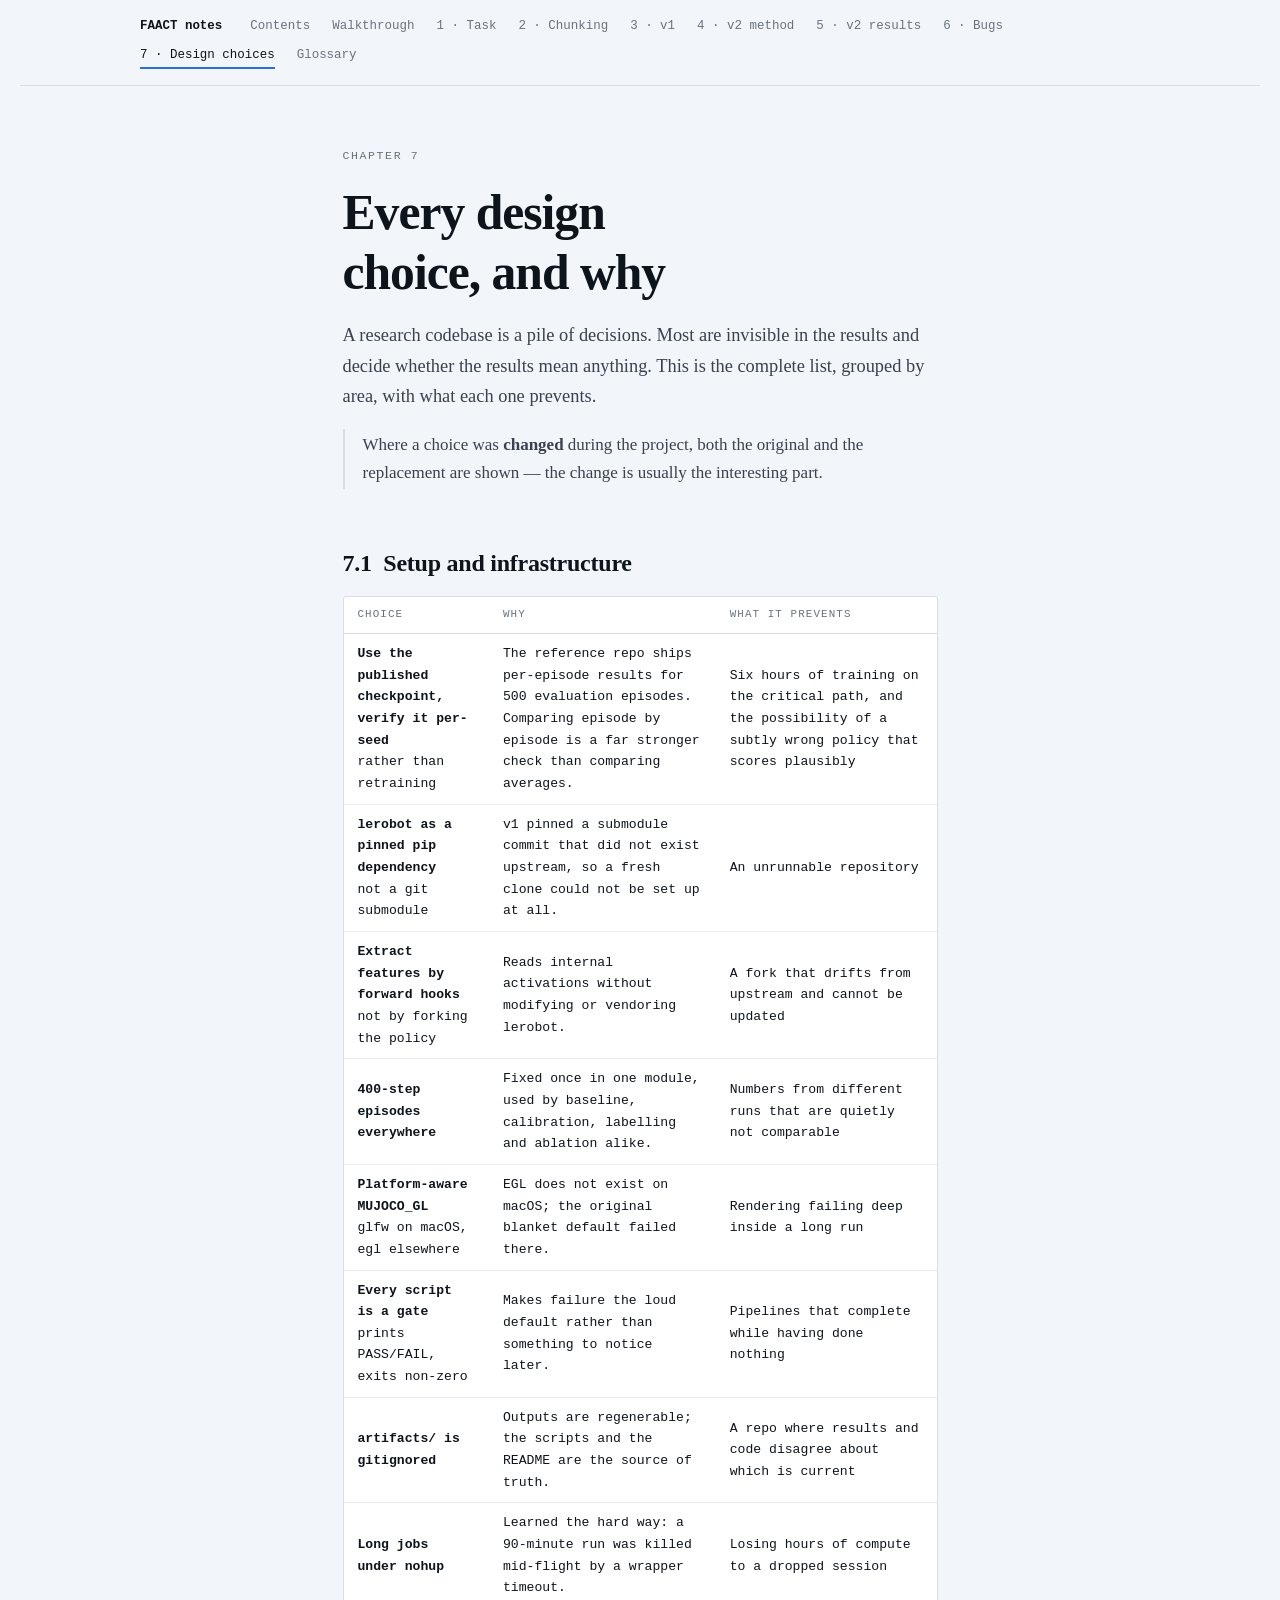
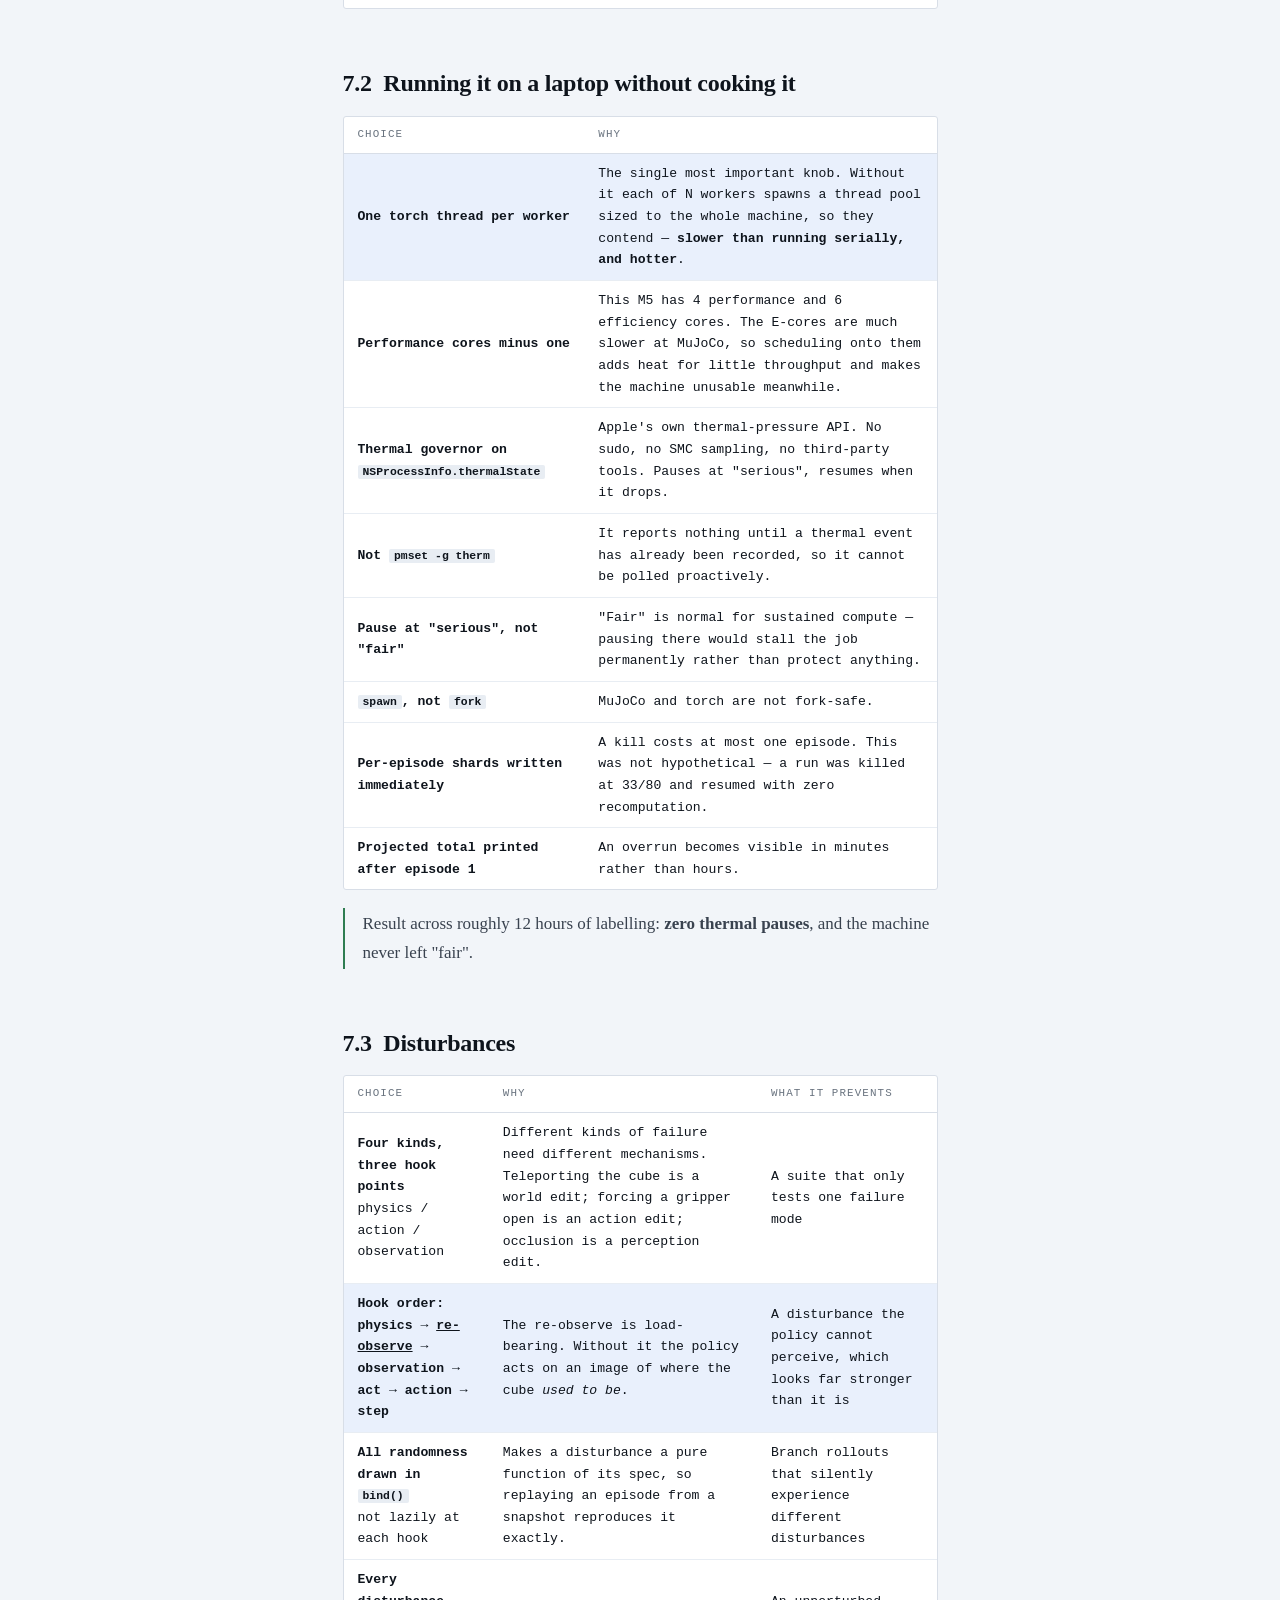
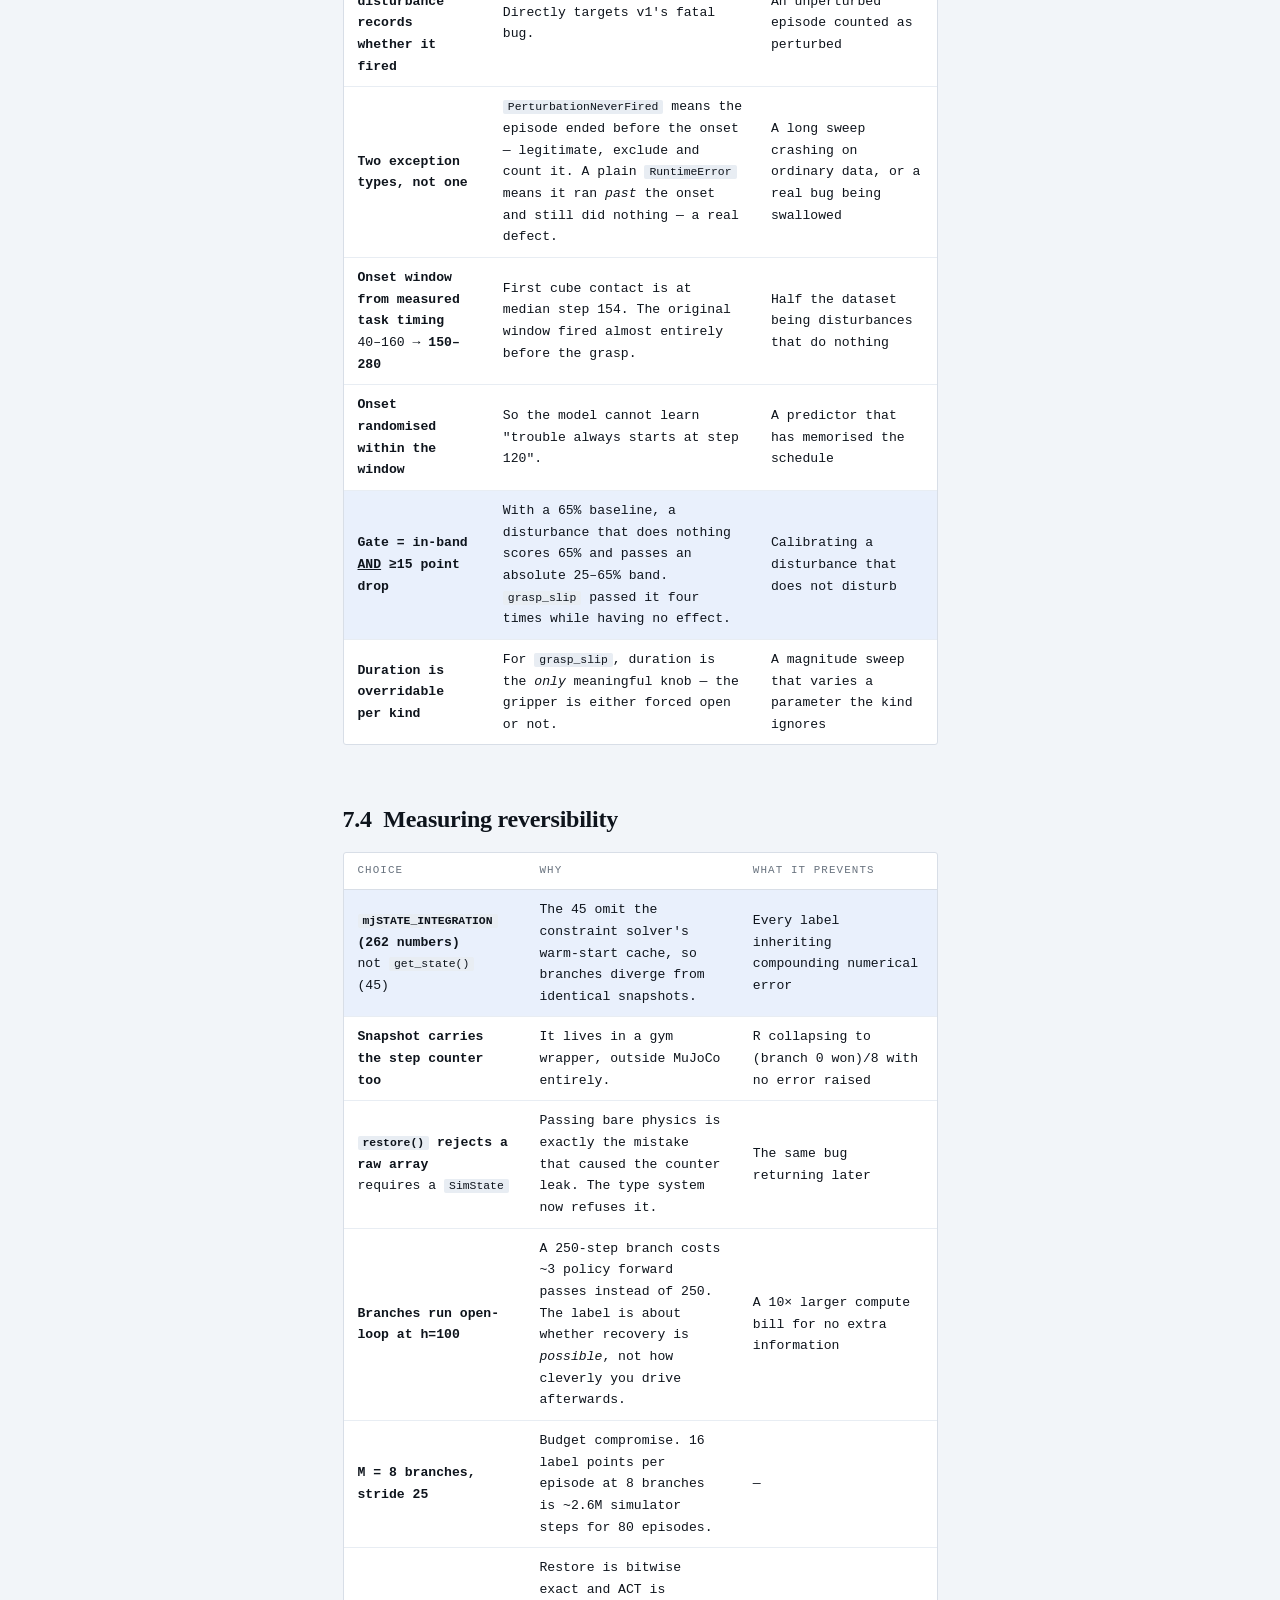
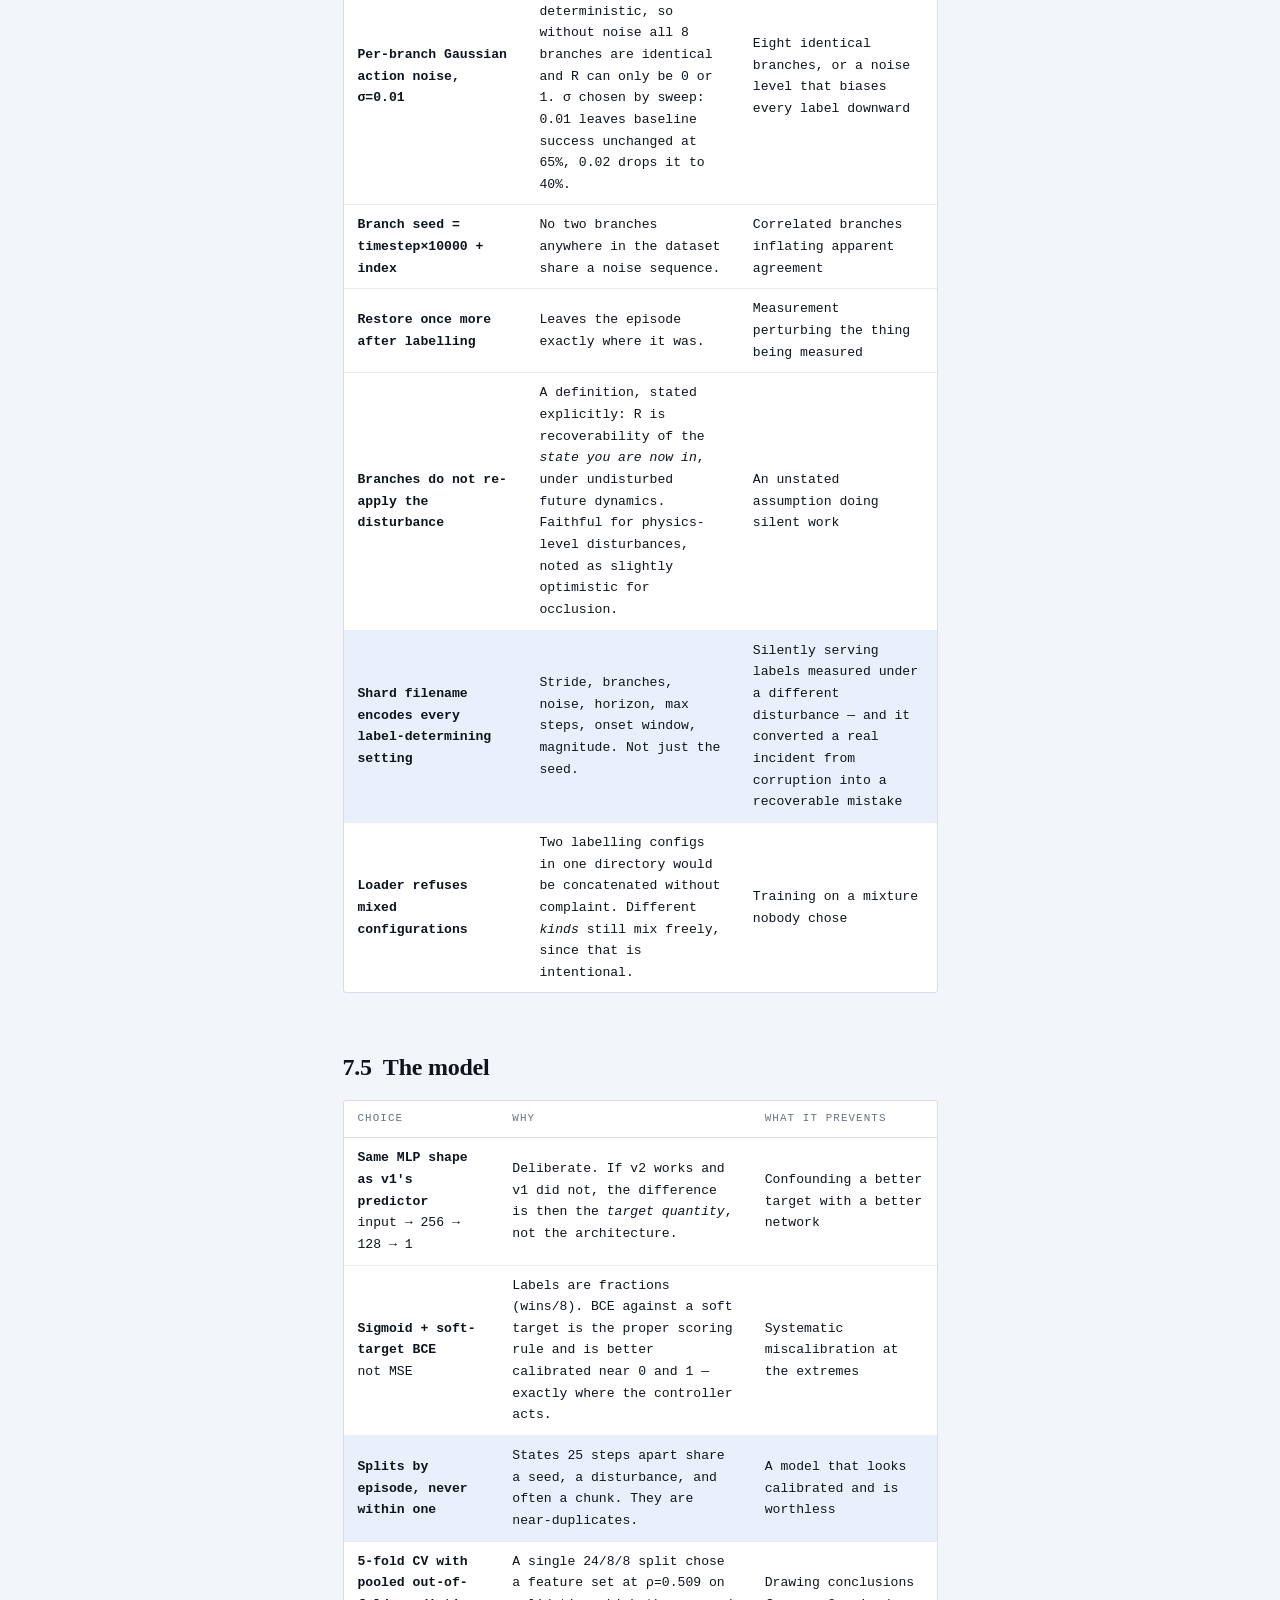
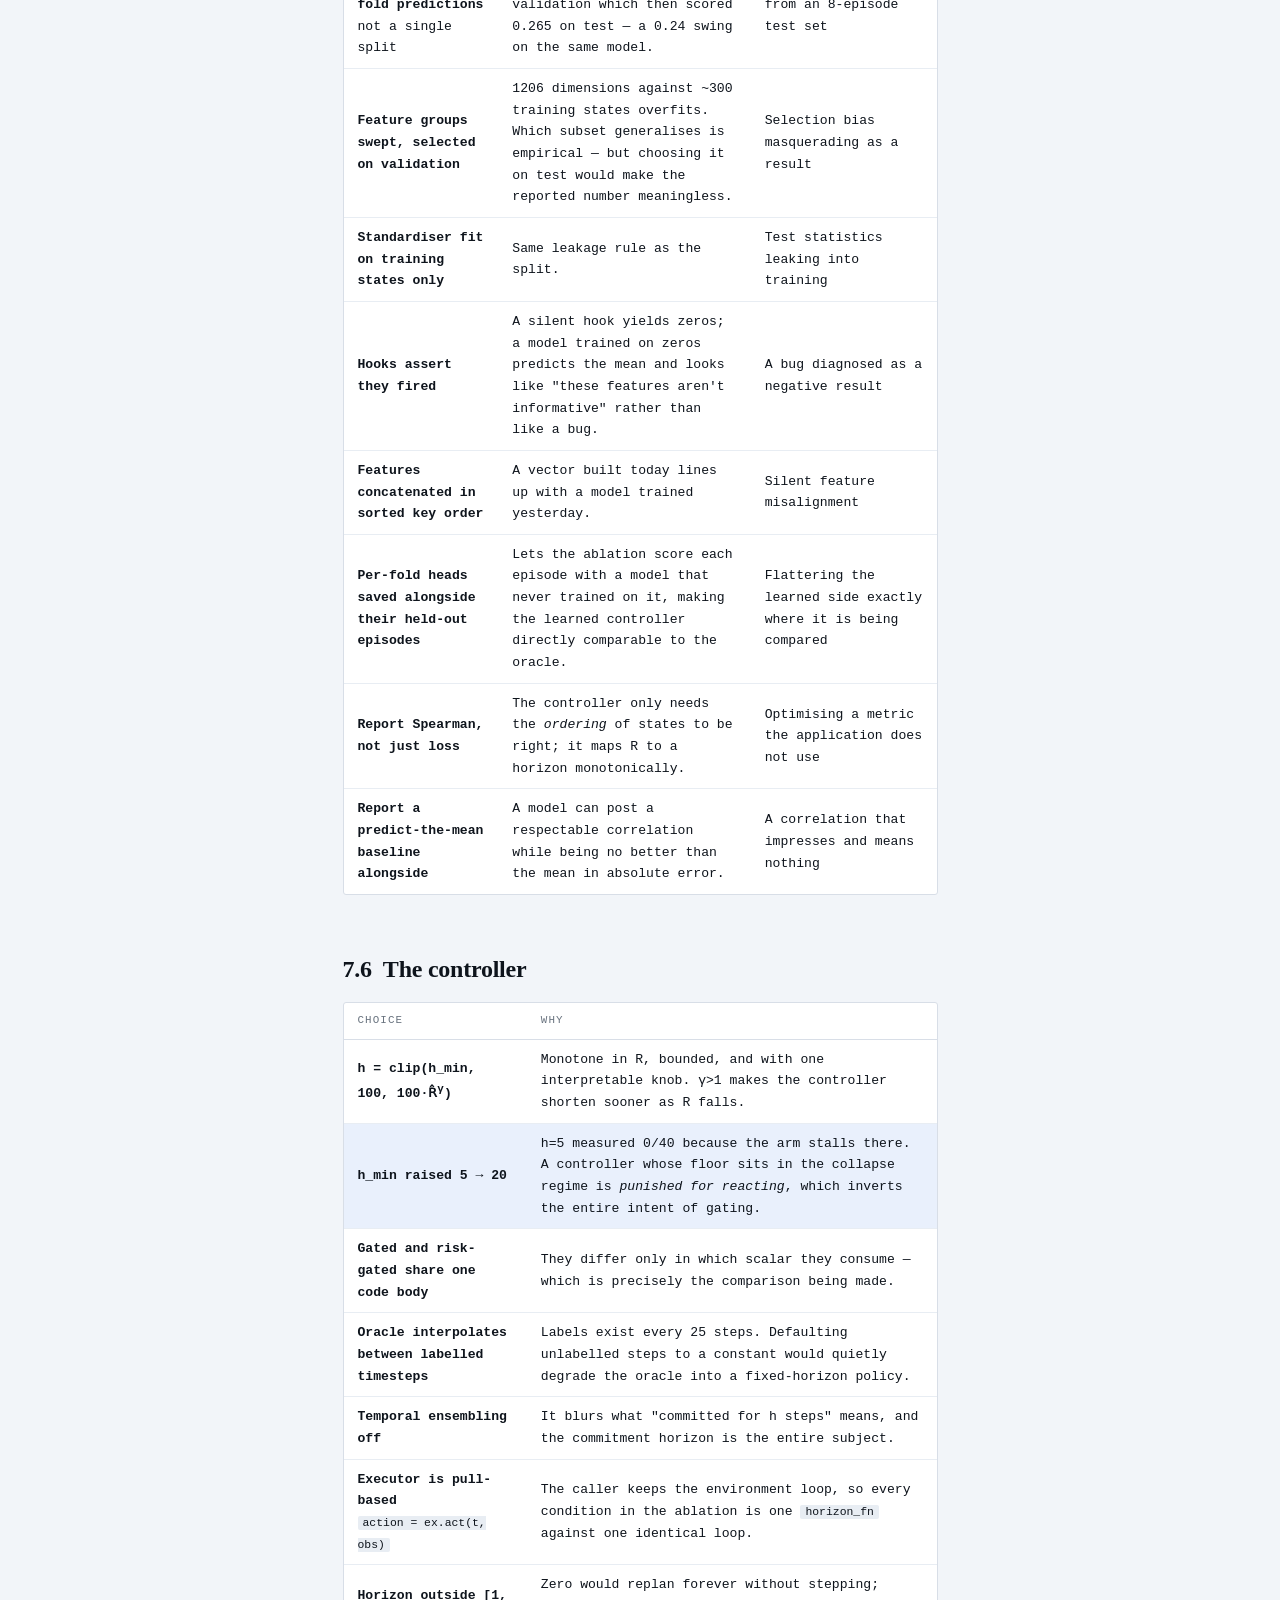
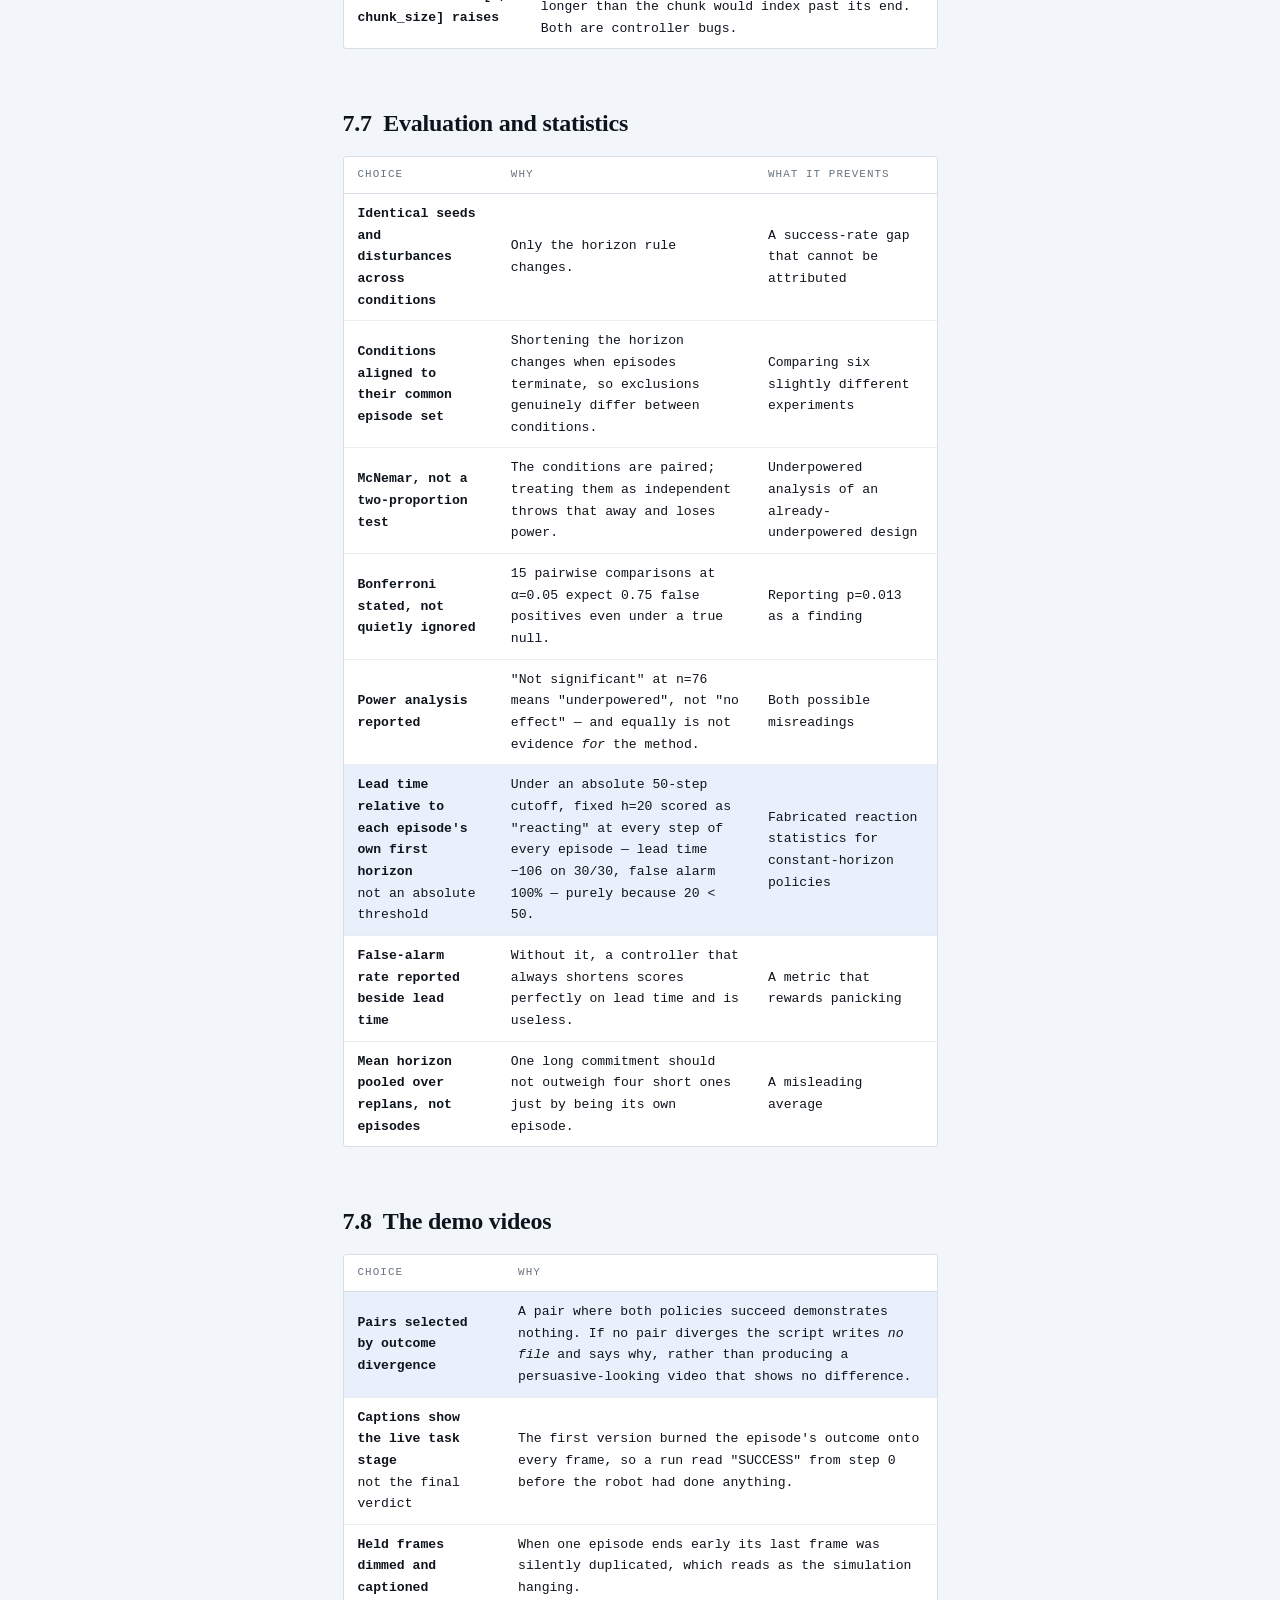
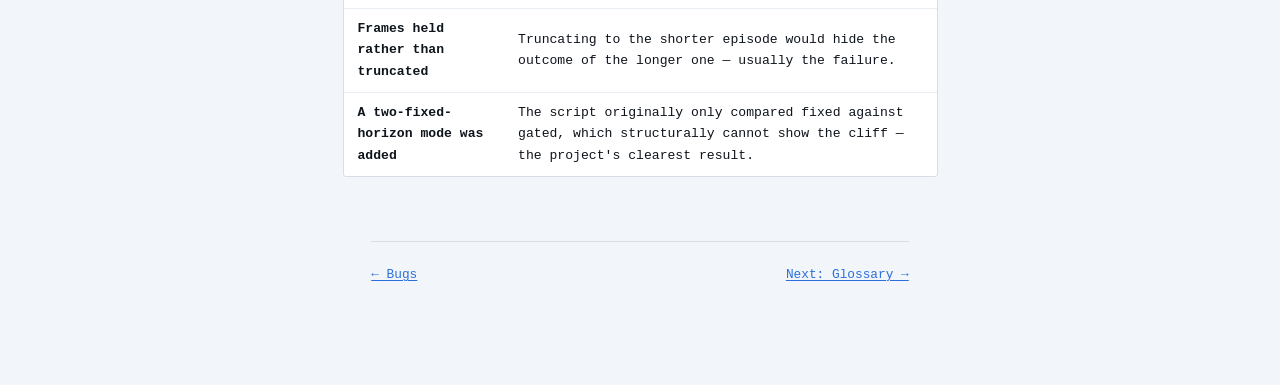
<file: site/design.html>
<!doctype html><html lang="en"><head><meta charset="utf-8">
<meta name="viewport" content="width=device-width,initial-scale=1">
<title>Design choices — FAACT notes</title><link rel="stylesheet" href="style.css"></head><body>
<nav class="top"><div class="inner"><span class="brand">FAACT notes</span>
<a href="index.html" >Contents</a>
<a href="walkthrough.html" >Walkthrough</a>
<a href="task.html" >1 &middot; Task</a>
<a href="background.html" >2 &middot; Chunking</a>
<a href="v1.html" >3 &middot; v1</a>
<a href="v2-method.html" >4 &middot; v2 method</a>
<a href="v2-results.html" >5 &middot; v2 results</a>
<a href="bugs.html" >6 &middot; Bugs</a>
<a href="design.html" class="here">7 &middot; Design choices</a>
<a href="glossary.html" >Glossary</a></div></nav>

<div class="wrap stack" style="padding-top:52px">
  <p class="eyebrow">Chapter 7</p>
  <h1>Every design choice, and why</h1>
  <p style="font-size:1.15rem;color:var(--ink-2)">A research codebase is a pile of decisions.
  Most are invisible in the results and decide whether the results mean anything. This is the
  complete list, grouped by area, with what each one prevents.</p>
  <p class="note">Where a choice was <b>changed</b> during the project, both the original and the
  replacement are shown — the change is usually the interesting part.</p>
</div>

<section class="wrap stack">
  <h2>7.1 &nbsp;Setup and infrastructure</h2>
  <div class="scroll"><table>
    <thead><tr><th>Choice</th><th>Why</th><th>What it prevents</th></tr></thead>
    <tbody>
      <tr><td class="lead"><b>Use the published checkpoint, verify it per-seed</b><br>rather than retraining</td><td class="lead">The reference repo ships per-episode results for 500 evaluation episodes. Comparing episode by episode is a far stronger check than comparing averages.</td><td class="lead">Six hours of training on the critical path, and the possibility of a subtly wrong policy that scores plausibly</td></tr>
      <tr><td class="lead"><b>lerobot as a pinned pip dependency</b><br>not a git submodule</td><td class="lead">v1 pinned a submodule commit that did not exist upstream, so a fresh clone could not be set up at all.</td><td class="lead">An unrunnable repository</td></tr>
      <tr><td class="lead"><b>Extract features by forward hooks</b><br>not by forking the policy</td><td class="lead">Reads internal activations without modifying or vendoring lerobot.</td><td class="lead">A fork that drifts from upstream and cannot be updated</td></tr>
      <tr><td class="lead"><b>400-step episodes everywhere</b></td><td class="lead">Fixed once in one module, used by baseline, calibration, labelling and ablation alike.</td><td class="lead">Numbers from different runs that are quietly not comparable</td></tr>
      <tr><td class="lead"><b>Platform-aware MUJOCO_GL</b><br>glfw on macOS, egl elsewhere</td><td class="lead">EGL does not exist on macOS; the original blanket default failed there.</td><td class="lead">Rendering failing deep inside a long run</td></tr>
      <tr><td class="lead"><b>Every script is a gate</b><br>prints PASS/FAIL, exits non-zero</td><td class="lead">Makes failure the loud default rather than something to notice later.</td><td class="lead">Pipelines that complete while having done nothing</td></tr>
      <tr><td class="lead"><b>artifacts/ is gitignored</b></td><td class="lead">Outputs are regenerable; the scripts and the README are the source of truth.</td><td class="lead">A repo where results and code disagree about which is current</td></tr>
      <tr><td class="lead"><b>Long jobs under nohup</b></td><td class="lead">Learned the hard way: a 90-minute run was killed mid-flight by a wrapper timeout.</td><td class="lead">Losing hours of compute to a dropped session</td></tr>
    </tbody>
  </table></div>
</section>

<section class="wrap stack">
  <h2>7.2 &nbsp;Running it on a laptop without cooking it</h2>
  <div class="scroll"><table>
    <thead><tr><th>Choice</th><th>Why</th></tr></thead>
    <tbody>
      <tr class="hi"><td class="lead"><b>One torch thread per worker</b></td><td class="lead">The single most important knob. Without it each of N workers spawns a thread pool sized to the whole machine, so they contend — <b>slower than running serially, and hotter</b>.</td></tr>
      <tr><td class="lead"><b>Performance cores minus one</b></td><td class="lead">This M5 has 4 performance and 6 efficiency cores. The E-cores are much slower at MuJoCo, so scheduling onto them adds heat for little throughput and makes the machine unusable meanwhile.</td></tr>
      <tr><td class="lead"><b>Thermal governor on <code>NSProcessInfo.thermalState</code></b></td><td class="lead">Apple's own thermal-pressure API. No sudo, no SMC sampling, no third-party tools. Pauses at "serious", resumes when it drops.</td></tr>
      <tr><td class="lead"><b>Not <code>pmset -g therm</code></b></td><td class="lead">It reports nothing until a thermal event has already been recorded, so it cannot be polled proactively.</td></tr>
      <tr><td class="lead"><b>Pause at "serious", not "fair"</b></td><td class="lead">"Fair" is normal for sustained compute — pausing there would stall the job permanently rather than protect anything.</td></tr>
      <tr><td class="lead"><b><code>spawn</code>, not <code>fork</code></b></td><td class="lead">MuJoCo and torch are not fork-safe.</td></tr>
      <tr><td class="lead"><b>Per-episode shards written immediately</b></td><td class="lead">A kill costs at most one episode. This was not hypothetical — a run was killed at 33/80 and resumed with zero recomputation.</td></tr>
      <tr><td class="lead"><b>Projected total printed after episode 1</b></td><td class="lead">An overrun becomes visible in minutes rather than hours.</td></tr>
    </tbody>
  </table></div>
  <p class="note good">Result across roughly 12 hours of labelling: <b>zero thermal pauses</b>, and
  the machine never left "fair".</p>
</section>

<section class="wrap stack">
  <h2>7.3 &nbsp;Disturbances</h2>
  <div class="scroll"><table>
    <thead><tr><th>Choice</th><th>Why</th><th>What it prevents</th></tr></thead>
    <tbody>
      <tr><td class="lead"><b>Four kinds, three hook points</b><br>physics / action / observation</td><td class="lead">Different kinds of failure need different mechanisms. Teleporting the cube is a world edit; forcing a gripper open is an action edit; occlusion is a perception edit.</td><td class="lead">A suite that only tests one failure mode</td></tr>
      <tr class="hi"><td class="lead"><b>Hook order: physics &rarr; <u>re-observe</u> &rarr; observation &rarr; act &rarr; action &rarr; step</b></td><td class="lead">The re-observe is load-bearing. Without it the policy acts on an image of where the cube <em>used to be</em>.</td><td class="lead">A disturbance the policy cannot perceive, which looks far stronger than it is</td></tr>
      <tr><td class="lead"><b>All randomness drawn in <code>bind()</code></b><br>not lazily at each hook</td><td class="lead">Makes a disturbance a pure function of its spec, so replaying an episode from a snapshot reproduces it exactly.</td><td class="lead">Branch rollouts that silently experience different disturbances</td></tr>
      <tr><td class="lead"><b>Every disturbance records whether it fired</b></td><td class="lead">Directly targets v1's fatal bug.</td><td class="lead">An unperturbed episode counted as perturbed</td></tr>
      <tr><td class="lead"><b>Two exception types, not one</b></td><td class="lead"><code>PerturbationNeverFired</code> means the episode ended before the onset — legitimate, exclude and count it. A plain <code>RuntimeError</code> means it ran <em>past</em> the onset and still did nothing — a real defect.</td><td class="lead">A long sweep crashing on ordinary data, or a real bug being swallowed</td></tr>
      <tr><td class="lead"><b>Onset window from measured task timing</b><br>40&ndash;160 &rarr; <b>150&ndash;280</b></td><td class="lead">First cube contact is at median step 154. The original window fired almost entirely before the grasp.</td><td class="lead">Half the dataset being disturbances that do nothing</td></tr>
      <tr><td class="lead"><b>Onset randomised within the window</b></td><td class="lead">So the model cannot learn "trouble always starts at step 120".</td><td class="lead">A predictor that has memorised the schedule</td></tr>
      <tr class="hi"><td class="lead"><b>Gate = in-band <u>AND</u> &ge;15 point drop</b></td><td class="lead">With a 65% baseline, a disturbance that does nothing scores 65% and passes an absolute 25&ndash;65% band. <code>grasp_slip</code> passed it four times while having no effect.</td><td class="lead">Calibrating a disturbance that does not disturb</td></tr>
      <tr><td class="lead"><b>Duration is overridable per kind</b></td><td class="lead">For <code>grasp_slip</code>, duration is the <em>only</em> meaningful knob — the gripper is either forced open or not.</td><td class="lead">A magnitude sweep that varies a parameter the kind ignores</td></tr>
    </tbody>
  </table></div>
</section>

<section class="wrap stack">
  <h2>7.4 &nbsp;Measuring reversibility</h2>
  <div class="scroll"><table>
    <thead><tr><th>Choice</th><th>Why</th><th>What it prevents</th></tr></thead>
    <tbody>
      <tr class="hi"><td class="lead"><b><code>mjSTATE_INTEGRATION</code> (262 numbers)</b><br>not <code>get_state()</code> (45)</td><td class="lead">The 45 omit the constraint solver's warm-start cache, so branches diverge from identical snapshots.</td><td class="lead">Every label inheriting compounding numerical error</td></tr>
      <tr><td class="lead"><b>Snapshot carries the step counter too</b></td><td class="lead">It lives in a gym wrapper, outside MuJoCo entirely.</td><td class="lead">R collapsing to (branch 0 won)/8 with no error raised</td></tr>
      <tr><td class="lead"><b><code>restore()</code> rejects a raw array</b><br>requires a <code>SimState</code></td><td class="lead">Passing bare physics is exactly the mistake that caused the counter leak. The type system now refuses it.</td><td class="lead">The same bug returning later</td></tr>
      <tr><td class="lead"><b>Branches run open-loop at h=100</b></td><td class="lead">A 250-step branch costs ~3 policy forward passes instead of 250. The label is about whether recovery is <em>possible</em>, not how cleverly you drive afterwards.</td><td class="lead">A 10&times; larger compute bill for no extra information</td></tr>
      <tr><td class="lead"><b>M = 8 branches, stride 25</b></td><td class="lead">Budget compromise. 16 label points per episode at 8 branches is ~2.6M simulator steps for 80 episodes.</td><td class="lead">&mdash;</td></tr>
      <tr><td class="lead"><b>Per-branch Gaussian action noise, &sigma;=0.01</b></td><td class="lead">Restore is bitwise exact and ACT is deterministic, so without noise all 8 branches are identical and R can only be 0 or 1. &sigma; chosen by sweep: 0.01 leaves baseline success unchanged at 65%, 0.02 drops it to 40%.</td><td class="lead">Eight identical branches, or a noise level that biases every label downward</td></tr>
      <tr><td class="lead"><b>Branch seed = timestep&times;10000 + index</b></td><td class="lead">No two branches anywhere in the dataset share a noise sequence.</td><td class="lead">Correlated branches inflating apparent agreement</td></tr>
      <tr><td class="lead"><b>Restore once more after labelling</b></td><td class="lead">Leaves the episode exactly where it was.</td><td class="lead">Measurement perturbing the thing being measured</td></tr>
      <tr><td class="lead"><b>Branches do not re-apply the disturbance</b></td><td class="lead">A definition, stated explicitly: R is recoverability of the <em>state you are now in</em>, under undisturbed future dynamics. Faithful for physics-level disturbances, noted as slightly optimistic for occlusion.</td><td class="lead">An unstated assumption doing silent work</td></tr>
      <tr class="hi"><td class="lead"><b>Shard filename encodes every label-determining setting</b></td><td class="lead">Stride, branches, noise, horizon, max steps, onset window, magnitude. Not just the seed.</td><td class="lead">Silently serving labels measured under a different disturbance — and it converted a real incident from corruption into a recoverable mistake</td></tr>
      <tr><td class="lead"><b>Loader refuses mixed configurations</b></td><td class="lead">Two labelling configs in one directory would be concatenated without complaint. Different <em>kinds</em> still mix freely, since that is intentional.</td><td class="lead">Training on a mixture nobody chose</td></tr>
    </tbody>
  </table></div>
</section>

<section class="wrap stack">
  <h2>7.5 &nbsp;The model</h2>
  <div class="scroll"><table>
    <thead><tr><th>Choice</th><th>Why</th><th>What it prevents</th></tr></thead>
    <tbody>
      <tr><td class="lead"><b>Same MLP shape as v1's predictor</b><br>input &rarr; 256 &rarr; 128 &rarr; 1</td><td class="lead">Deliberate. If v2 works and v1 did not, the difference is then the <em>target quantity</em>, not the architecture.</td><td class="lead">Confounding a better target with a better network</td></tr>
      <tr><td class="lead"><b>Sigmoid + soft-target BCE</b><br>not MSE</td><td class="lead">Labels are fractions (wins/8). BCE against a soft target is the proper scoring rule and is better calibrated near 0 and 1 — exactly where the controller acts.</td><td class="lead">Systematic miscalibration at the extremes</td></tr>
      <tr class="hi"><td class="lead"><b>Splits by episode, never within one</b></td><td class="lead">States 25 steps apart share a seed, a disturbance, and often a chunk. They are near-duplicates.</td><td class="lead">A model that looks calibrated and is worthless</td></tr>
      <tr><td class="lead"><b>5-fold CV with pooled out-of-fold predictions</b><br>not a single split</td><td class="lead">A single 24/8/8 split chose a feature set at &rho;=0.509 on validation which then scored 0.265 on test — a 0.24 swing on the same model.</td><td class="lead">Drawing conclusions from an 8-episode test set</td></tr>
      <tr><td class="lead"><b>Feature groups swept, selected on validation</b></td><td class="lead">1206 dimensions against ~300 training states overfits. Which subset generalises is empirical — but choosing it on test would make the reported number meaningless.</td><td class="lead">Selection bias masquerading as a result</td></tr>
      <tr><td class="lead"><b>Standardiser fit on training states only</b></td><td class="lead">Same leakage rule as the split.</td><td class="lead">Test statistics leaking into training</td></tr>
      <tr><td class="lead"><b>Hooks assert they fired</b></td><td class="lead">A silent hook yields zeros; a model trained on zeros predicts the mean and looks like "these features aren't informative" rather than like a bug.</td><td class="lead">A bug diagnosed as a negative result</td></tr>
      <tr><td class="lead"><b>Features concatenated in sorted key order</b></td><td class="lead">A vector built today lines up with a model trained yesterday.</td><td class="lead">Silent feature misalignment</td></tr>
      <tr><td class="lead"><b>Per-fold heads saved alongside their held-out episodes</b></td><td class="lead">Lets the ablation score each episode with a model that never trained on it, making the learned controller directly comparable to the oracle.</td><td class="lead">Flattering the learned side exactly where it is being compared</td></tr>
      <tr><td class="lead"><b>Report Spearman, not just loss</b></td><td class="lead">The controller only needs the <em>ordering</em> of states to be right; it maps R to a horizon monotonically.</td><td class="lead">Optimising a metric the application does not use</td></tr>
      <tr><td class="lead"><b>Report a predict-the-mean baseline alongside</b></td><td class="lead">A model can post a respectable correlation while being no better than the mean in absolute error.</td><td class="lead">A correlation that impresses and means nothing</td></tr>
    </tbody>
  </table></div>
</section>

<section class="wrap stack">
  <h2>7.6 &nbsp;The controller</h2>
  <div class="scroll"><table>
    <thead><tr><th>Choice</th><th>Why</th></tr></thead>
    <tbody>
      <tr><td class="lead"><b>h = clip(h_min, 100, 100&middot;R&#770;<sup>&gamma;</sup>)</b></td><td class="lead">Monotone in R, bounded, and with one interpretable knob. &gamma;&gt;1 makes the controller shorten sooner as R falls.</td></tr>
      <tr class="hi"><td class="lead"><b>h_min raised 5 &rarr; 20</b></td><td class="lead">h=5 measured 0/40 because the arm stalls there. A controller whose floor sits in the collapse regime is <em>punished for reacting</em>, which inverts the entire intent of gating.</td></tr>
      <tr><td class="lead"><b>Gated and risk-gated share one code body</b></td><td class="lead">They differ only in which scalar they consume — which is precisely the comparison being made.</td></tr>
      <tr><td class="lead"><b>Oracle interpolates between labelled timesteps</b></td><td class="lead">Labels exist every 25 steps. Defaulting unlabelled steps to a constant would quietly degrade the oracle into a fixed-horizon policy.</td></tr>
      <tr><td class="lead"><b>Temporal ensembling off</b></td><td class="lead">It blurs what "committed for h steps" means, and the commitment horizon is the entire subject.</td></tr>
      <tr><td class="lead"><b>Executor is pull-based</b><br><code>action = ex.act(t, obs)</code></td><td class="lead">The caller keeps the environment loop, so every condition in the ablation is one <code>horizon_fn</code> against one identical loop.</td></tr>
      <tr><td class="lead"><b>Horizon outside [1, chunk_size] raises</b></td><td class="lead">Zero would replan forever without stepping; longer than the chunk would index past its end. Both are controller bugs.</td></tr>
    </tbody>
  </table></div>
</section>

<section class="wrap stack">
  <h2>7.7 &nbsp;Evaluation and statistics</h2>
  <div class="scroll"><table>
    <thead><tr><th>Choice</th><th>Why</th><th>What it prevents</th></tr></thead>
    <tbody>
      <tr><td class="lead"><b>Identical seeds and disturbances across conditions</b></td><td class="lead">Only the horizon rule changes.</td><td class="lead">A success-rate gap that cannot be attributed</td></tr>
      <tr><td class="lead"><b>Conditions aligned to their common episode set</b></td><td class="lead">Shortening the horizon changes when episodes terminate, so exclusions genuinely differ between conditions.</td><td class="lead">Comparing six slightly different experiments</td></tr>
      <tr><td class="lead"><b>McNemar, not a two-proportion test</b></td><td class="lead">The conditions are paired; treating them as independent throws that away and loses power.</td><td class="lead">Underpowered analysis of an already-underpowered design</td></tr>
      <tr><td class="lead"><b>Bonferroni stated, not quietly ignored</b></td><td class="lead">15 pairwise comparisons at &alpha;=0.05 expect 0.75 false positives even under a true null.</td><td class="lead">Reporting p=0.013 as a finding</td></tr>
      <tr><td class="lead"><b>Power analysis reported</b></td><td class="lead">"Not significant" at n=76 means "underpowered", not "no effect" — and equally is not evidence <em>for</em> the method.</td><td class="lead">Both possible misreadings</td></tr>
      <tr class="hi"><td class="lead"><b>Lead time relative to each episode's own first horizon</b><br>not an absolute threshold</td><td class="lead">Under an absolute 50-step cutoff, fixed h=20 scored as "reacting" at every step of every episode — lead time &minus;106 on 30/30, false alarm 100% — purely because 20 &lt; 50.</td><td class="lead">Fabricated reaction statistics for constant-horizon policies</td></tr>
      <tr><td class="lead"><b>False-alarm rate reported beside lead time</b></td><td class="lead">Without it, a controller that always shortens scores perfectly on lead time and is useless.</td><td class="lead">A metric that rewards panicking</td></tr>
      <tr><td class="lead"><b>Mean horizon pooled over replans, not episodes</b></td><td class="lead">One long commitment should not outweigh four short ones just by being its own episode.</td><td class="lead">A misleading average</td></tr>
    </tbody>
  </table></div>
</section>

<section class="wrap stack">
  <h2>7.8 &nbsp;The demo videos</h2>
  <div class="scroll"><table>
    <thead><tr><th>Choice</th><th>Why</th></tr></thead>
    <tbody>
      <tr class="hi"><td class="lead"><b>Pairs selected by outcome divergence</b></td><td class="lead">A pair where both policies succeed demonstrates nothing. If no pair diverges the script writes <em>no file</em> and says why, rather than producing a persuasive-looking video that shows no difference.</td></tr>
      <tr><td class="lead"><b>Captions show the live task stage</b><br>not the final verdict</td><td class="lead">The first version burned the episode's outcome onto every frame, so a run read "SUCCESS" from step 0 before the robot had done anything.</td></tr>
      <tr><td class="lead"><b>Held frames dimmed and captioned</b></td><td class="lead">When one episode ends early its last frame was silently duplicated, which reads as the simulation hanging.</td></tr>
      <tr><td class="lead"><b>Frames held rather than truncated</b></td><td class="lead">Truncating to the shorter episode would hide the outcome of the longer one — usually the failure.</td></tr>
      <tr><td class="lead"><b>A two-fixed-horizon mode was added</b></td><td class="lead">The script originally only compared fixed against gated, which structurally cannot show the cliff — the project's clearest result.</td></tr>
    </tbody>
  </table></div>
</section>

<div class="wrap pager"><a href="bugs.html">&larr; Bugs</a><a href="glossary.html">Next: Glossary &rarr;</a></div>
</body></html>
</file>
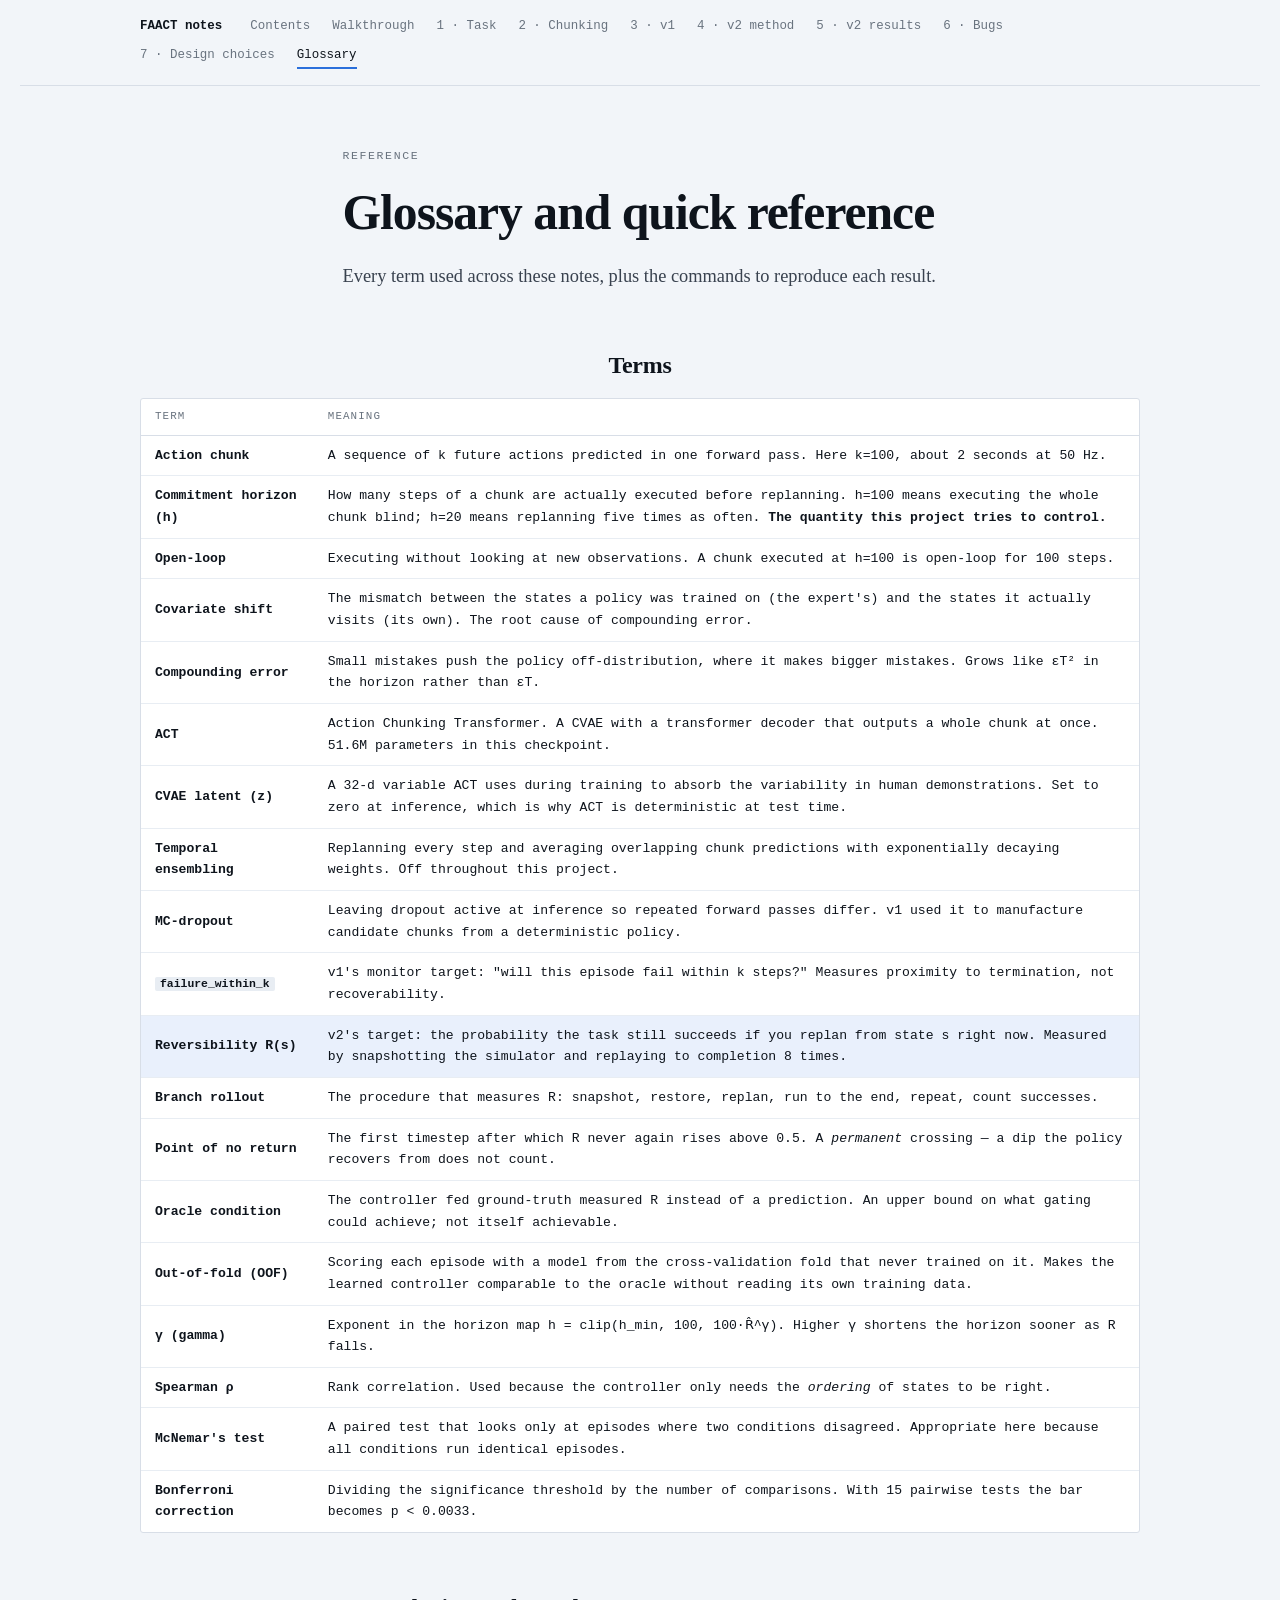
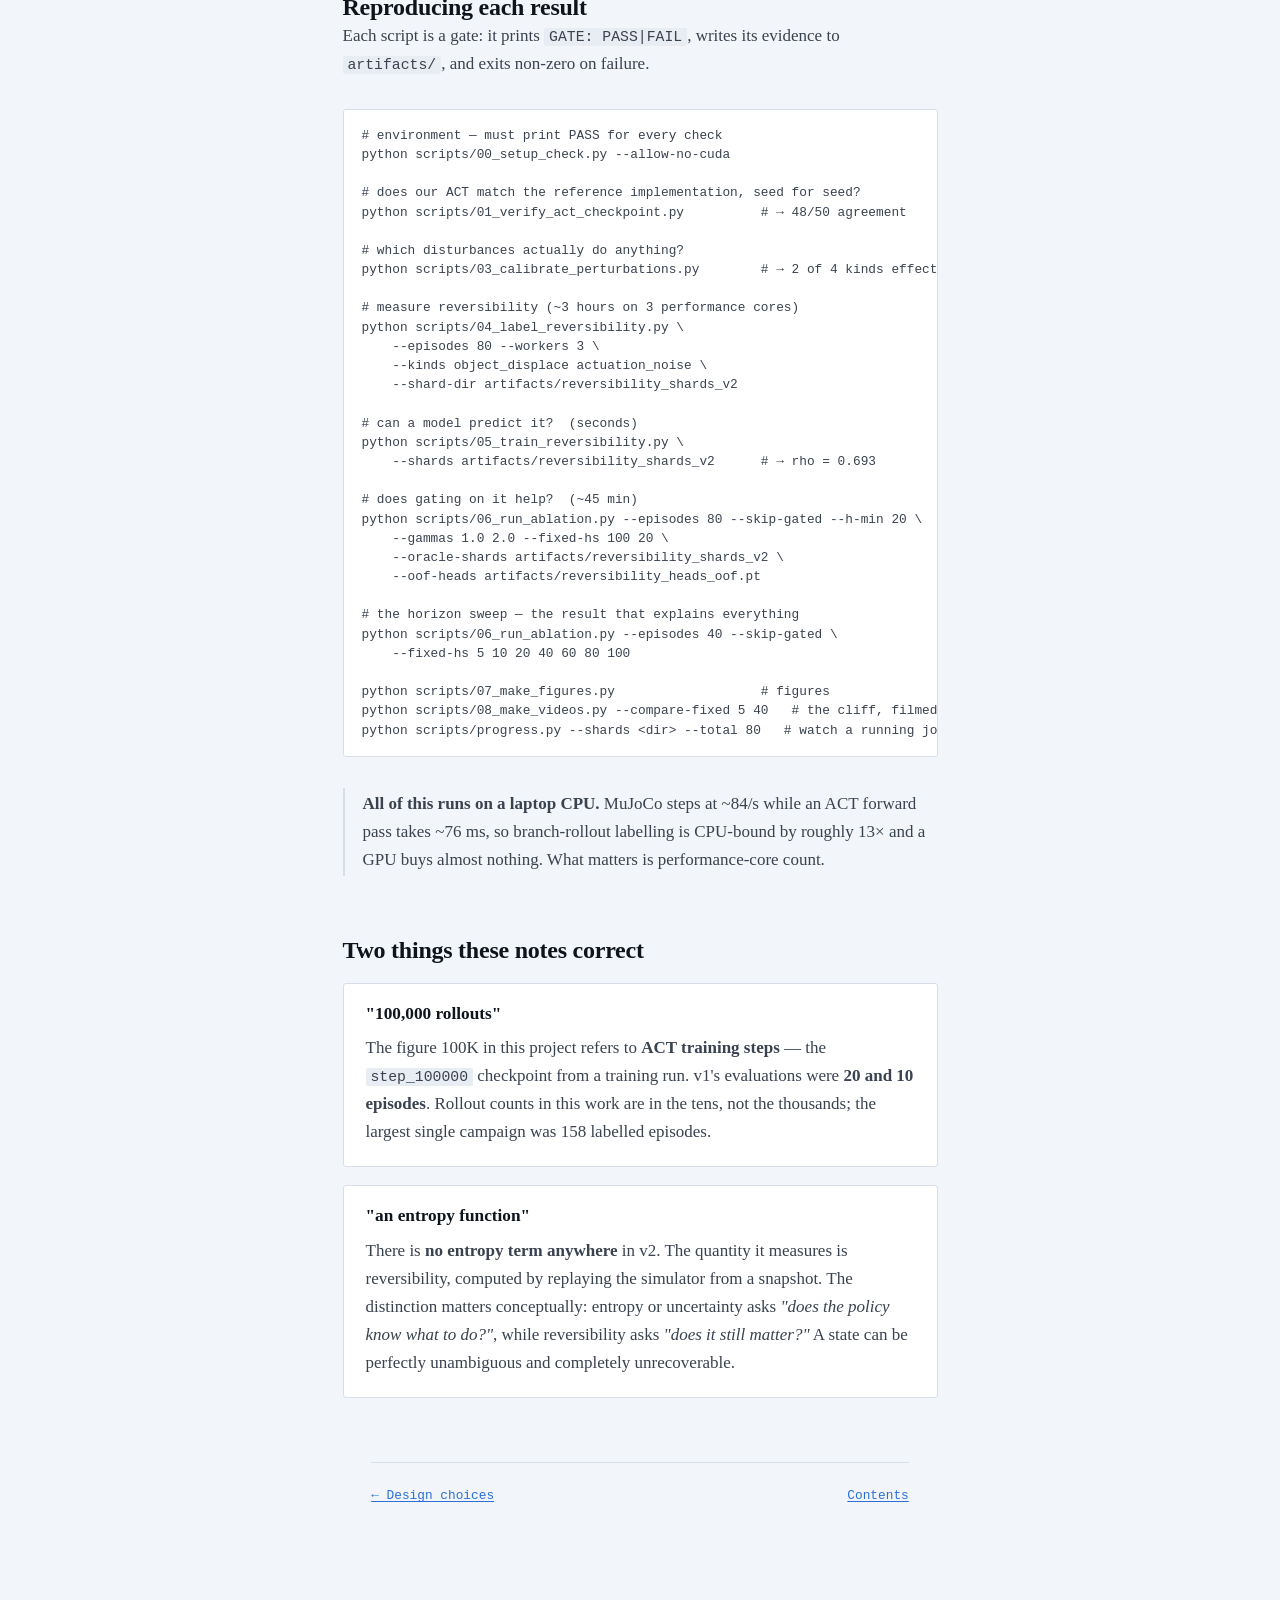
<file: site/glossary.html>
<!doctype html><html lang="en"><head><meta charset="utf-8">
<meta name="viewport" content="width=device-width,initial-scale=1">
<title>Glossary — FAACT notes</title><link rel="stylesheet" href="style.css"></head><body>
<nav class="top"><div class="inner"><span class="brand">FAACT notes</span>
<a href="index.html" >Contents</a>
<a href="walkthrough.html" >Walkthrough</a>
<a href="task.html" >1 &middot; Task</a>
<a href="background.html" >2 &middot; Chunking</a>
<a href="v1.html" >3 &middot; v1</a>
<a href="v2-method.html" >4 &middot; v2 method</a>
<a href="v2-results.html" >5 &middot; v2 results</a>
<a href="bugs.html" >6 &middot; Bugs</a>
<a href="design.html" >7 &middot; Design choices</a>
<a href="glossary.html" class="here">Glossary</a></div></nav>

<div class="wrap stack" style="padding-top:52px">
  <p class="eyebrow">Reference</p>
  <h1>Glossary and quick reference</h1>
  <p style="font-size:1.15rem;color:var(--ink-2)">Every term used across these notes, plus the
  commands to reproduce each result.</p>
</div>

<section class="wide stack">
  <div class="wrap"><h2>Terms</h2></div>
  <div class="scroll"><table>
    <thead><tr><th>Term</th><th>Meaning</th></tr></thead>
    <tbody>
      <tr><td class="lead"><b>Action chunk</b></td><td class="lead">A sequence of k future actions predicted in one forward pass. Here k=100, about 2 seconds at 50 Hz.</td></tr>
      <tr><td class="lead"><b>Commitment horizon (h)</b></td><td class="lead">How many steps of a chunk are actually executed before replanning. h=100 means executing the whole chunk blind; h=20 means replanning five times as often. <b>The quantity this project tries to control.</b></td></tr>
      <tr><td class="lead"><b>Open-loop</b></td><td class="lead">Executing without looking at new observations. A chunk executed at h=100 is open-loop for 100 steps.</td></tr>
      <tr><td class="lead"><b>Covariate shift</b></td><td class="lead">The mismatch between the states a policy was trained on (the expert's) and the states it actually visits (its own). The root cause of compounding error.</td></tr>
      <tr><td class="lead"><b>Compounding error</b></td><td class="lead">Small mistakes push the policy off-distribution, where it makes bigger mistakes. Grows like &epsilon;T&sup2; in the horizon rather than &epsilon;T.</td></tr>
      <tr><td class="lead"><b>ACT</b></td><td class="lead">Action Chunking Transformer. A CVAE with a transformer decoder that outputs a whole chunk at once. 51.6M parameters in this checkpoint.</td></tr>
      <tr><td class="lead"><b>CVAE latent (z)</b></td><td class="lead">A 32-d variable ACT uses during training to absorb the variability in human demonstrations. Set to zero at inference, which is why ACT is deterministic at test time.</td></tr>
      <tr><td class="lead"><b>Temporal ensembling</b></td><td class="lead">Replanning every step and averaging overlapping chunk predictions with exponentially decaying weights. Off throughout this project.</td></tr>
      <tr><td class="lead"><b>MC-dropout</b></td><td class="lead">Leaving dropout active at inference so repeated forward passes differ. v1 used it to manufacture candidate chunks from a deterministic policy.</td></tr>
      <tr><td class="lead"><b><code>failure_within_k</code></b></td><td class="lead">v1's monitor target: "will this episode fail within k steps?" Measures proximity to termination, not recoverability.</td></tr>
      <tr class="hi"><td class="lead"><b>Reversibility R(s)</b></td><td class="lead">v2's target: the probability the task still succeeds if you replan from state s right now. Measured by snapshotting the simulator and replaying to completion 8 times.</td></tr>
      <tr><td class="lead"><b>Branch rollout</b></td><td class="lead">The procedure that measures R: snapshot, restore, replan, run to the end, repeat, count successes.</td></tr>
      <tr><td class="lead"><b>Point of no return</b></td><td class="lead">The first timestep after which R never again rises above 0.5. A <em>permanent</em> crossing — a dip the policy recovers from does not count.</td></tr>
      <tr><td class="lead"><b>Oracle condition</b></td><td class="lead">The controller fed ground-truth measured R instead of a prediction. An upper bound on what gating could achieve; not itself achievable.</td></tr>
      <tr><td class="lead"><b>Out-of-fold (OOF)</b></td><td class="lead">Scoring each episode with a model from the cross-validation fold that never trained on it. Makes the learned controller comparable to the oracle without reading its own training data.</td></tr>
      <tr><td class="lead"><b>&gamma; (gamma)</b></td><td class="lead">Exponent in the horizon map h = clip(h_min, 100, 100·R̂^&gamma;). Higher &gamma; shortens the horizon sooner as R falls.</td></tr>
      <tr><td class="lead"><b>Spearman &rho;</b></td><td class="lead">Rank correlation. Used because the controller only needs the <em>ordering</em> of states to be right.</td></tr>
      <tr><td class="lead"><b>McNemar's test</b></td><td class="lead">A paired test that looks only at episodes where two conditions disagreed. Appropriate here because all conditions run identical episodes.</td></tr>
      <tr><td class="lead"><b>Bonferroni correction</b></td><td class="lead">Dividing the significance threshold by the number of comparisons. With 15 pairwise tests the bar becomes p &lt; 0.0033.</td></tr>
    </tbody>
  </table></div>
</section>

<section class="wide stack">
  <div class="wrap"><h2>Reproducing each result</h2>
  <p style="color:var(--ink-2)">Each script is a gate: it prints <code>GATE: PASS|FAIL</code>,
  writes its evidence to <code>artifacts/</code>, and exits non-zero on failure.</p></div>
  <div class="wrap"><pre># environment — must print PASS for every check
python scripts/00_setup_check.py --allow-no-cuda

# does our ACT match the reference implementation, seed for seed?
python scripts/01_verify_act_checkpoint.py          # &rarr; 48/50 agreement

# which disturbances actually do anything?
python scripts/03_calibrate_perturbations.py        # &rarr; 2 of 4 kinds effective

# measure reversibility (~3 hours on 3 performance cores)
python scripts/04_label_reversibility.py \
    --episodes 80 --workers 3 \
    --kinds object_displace actuation_noise \
    --shard-dir artifacts/reversibility_shards_v2

# can a model predict it?  (seconds)
python scripts/05_train_reversibility.py \
    --shards artifacts/reversibility_shards_v2      # &rarr; rho = 0.693

# does gating on it help?  (~45 min)
python scripts/06_run_ablation.py --episodes 80 --skip-gated --h-min 20 \
    --gammas 1.0 2.0 --fixed-hs 100 20 \
    --oracle-shards artifacts/reversibility_shards_v2 \
    --oof-heads artifacts/reversibility_heads_oof.pt

# the horizon sweep — the result that explains everything
python scripts/06_run_ablation.py --episodes 40 --skip-gated \
    --fixed-hs 5 10 20 40 60 80 100

python scripts/07_make_figures.py                   # figures
python scripts/08_make_videos.py --compare-fixed 5 40   # the cliff, filmed
python scripts/progress.py --shards &lt;dir&gt; --total 80   # watch a running job</pre></div>
  <div class="wrap"><p class="note"><b>All of this runs on a laptop CPU.</b> MuJoCo steps at
  ~84/s while an ACT forward pass takes ~76 ms, so branch-rollout labelling is CPU-bound by
  roughly 13&times; and a GPU buys almost nothing. What matters is performance-core count.</p></div>
</section>

<section class="wrap stack">
  <h2>Two things these notes correct</h2>
  <div class="card stack-sm">
    <h3>"100,000 rollouts"</h3>
    <p style="color:var(--ink-2)">The figure 100K in this project refers to <b>ACT training
    steps</b> — the <code>step_100000</code> checkpoint from a training run. v1's evaluations were
    <b>20 and 10 episodes</b>. Rollout counts in this work are in the tens, not the thousands;
    the largest single campaign was 158 labelled episodes.</p>
  </div>
  <div class="card stack-sm">
    <h3>"an entropy function"</h3>
    <p style="color:var(--ink-2)">There is <b>no entropy term anywhere</b> in v2. The quantity it
    measures is reversibility, computed by replaying the simulator from a snapshot. The
    distinction matters conceptually: entropy or uncertainty asks <em>"does the policy know what
    to do?"</em>, while reversibility asks <em>"does it still matter?"</em> A state can be
    perfectly unambiguous and completely unrecoverable.</p>
  </div>
</section>

<div class="wrap pager"><a href="design.html">&larr; Design choices</a><a href="index.html">Contents</a></div>
</body></html>
</file>
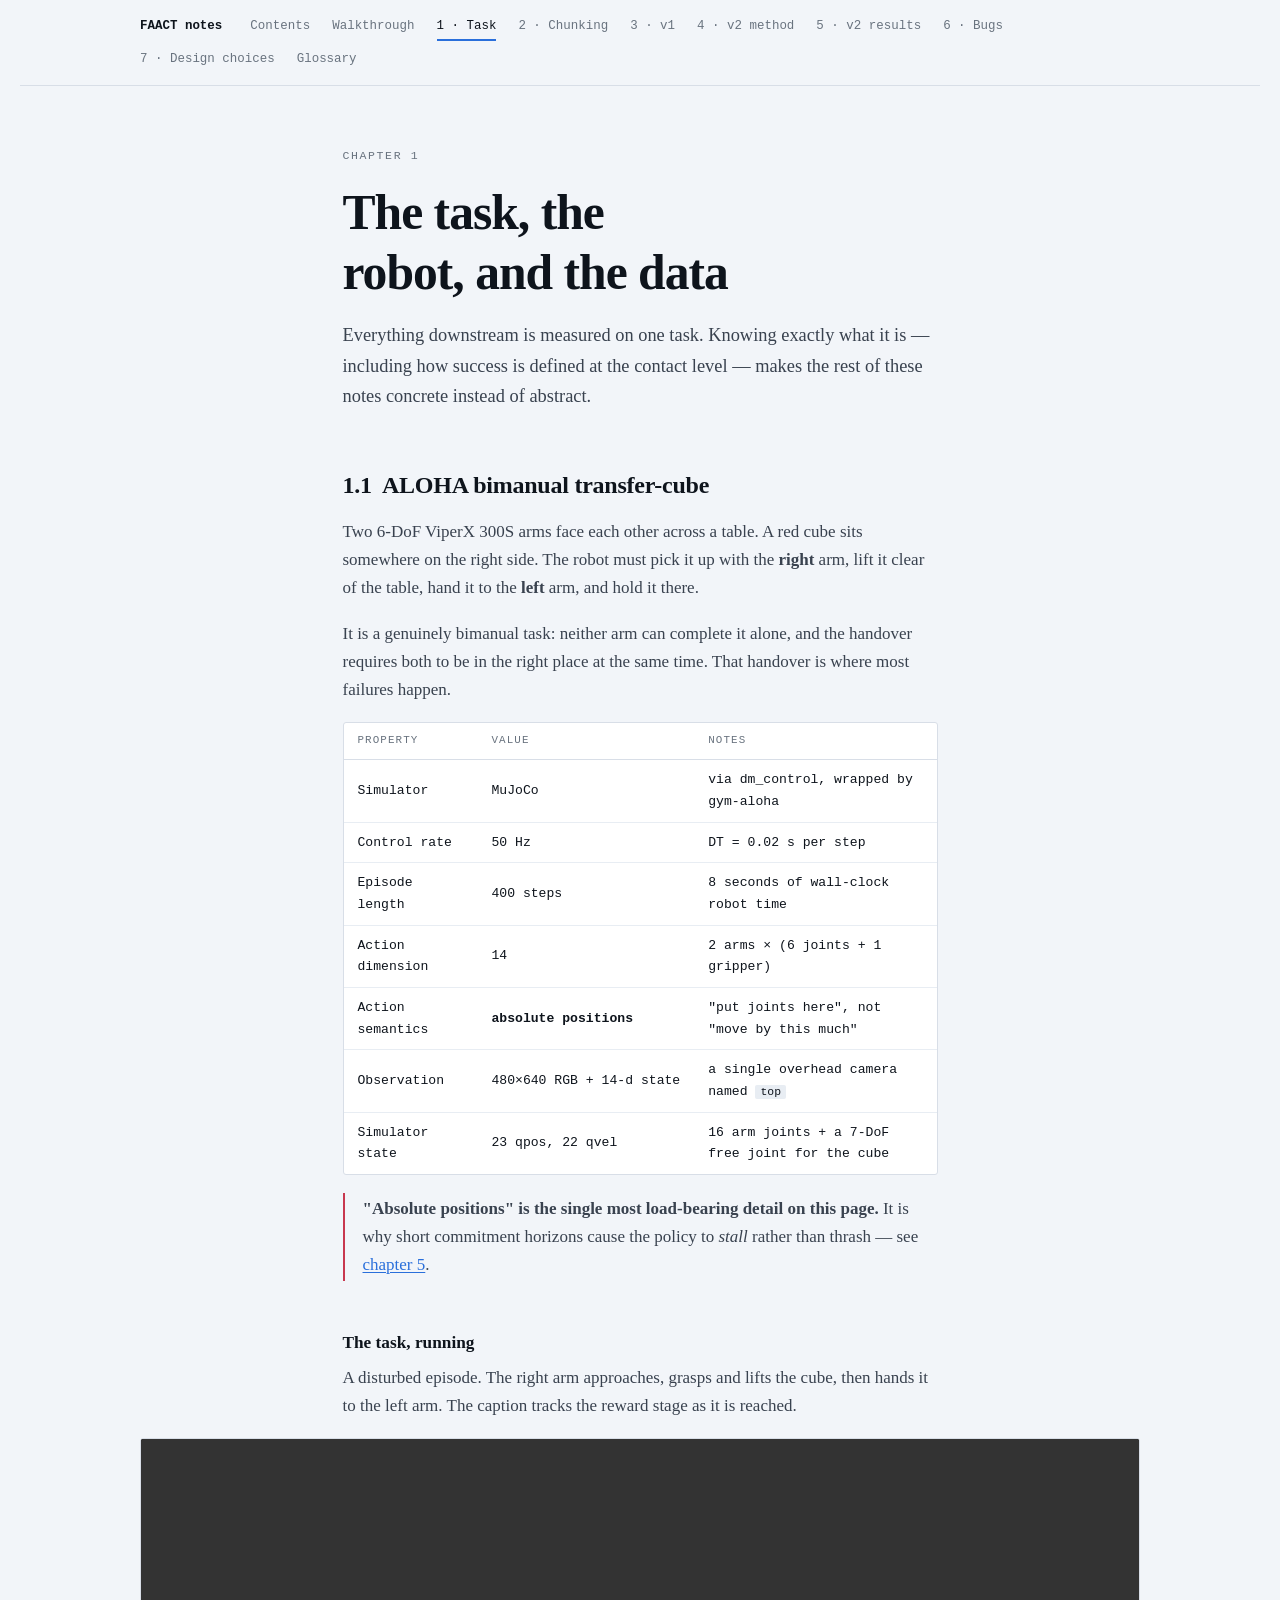
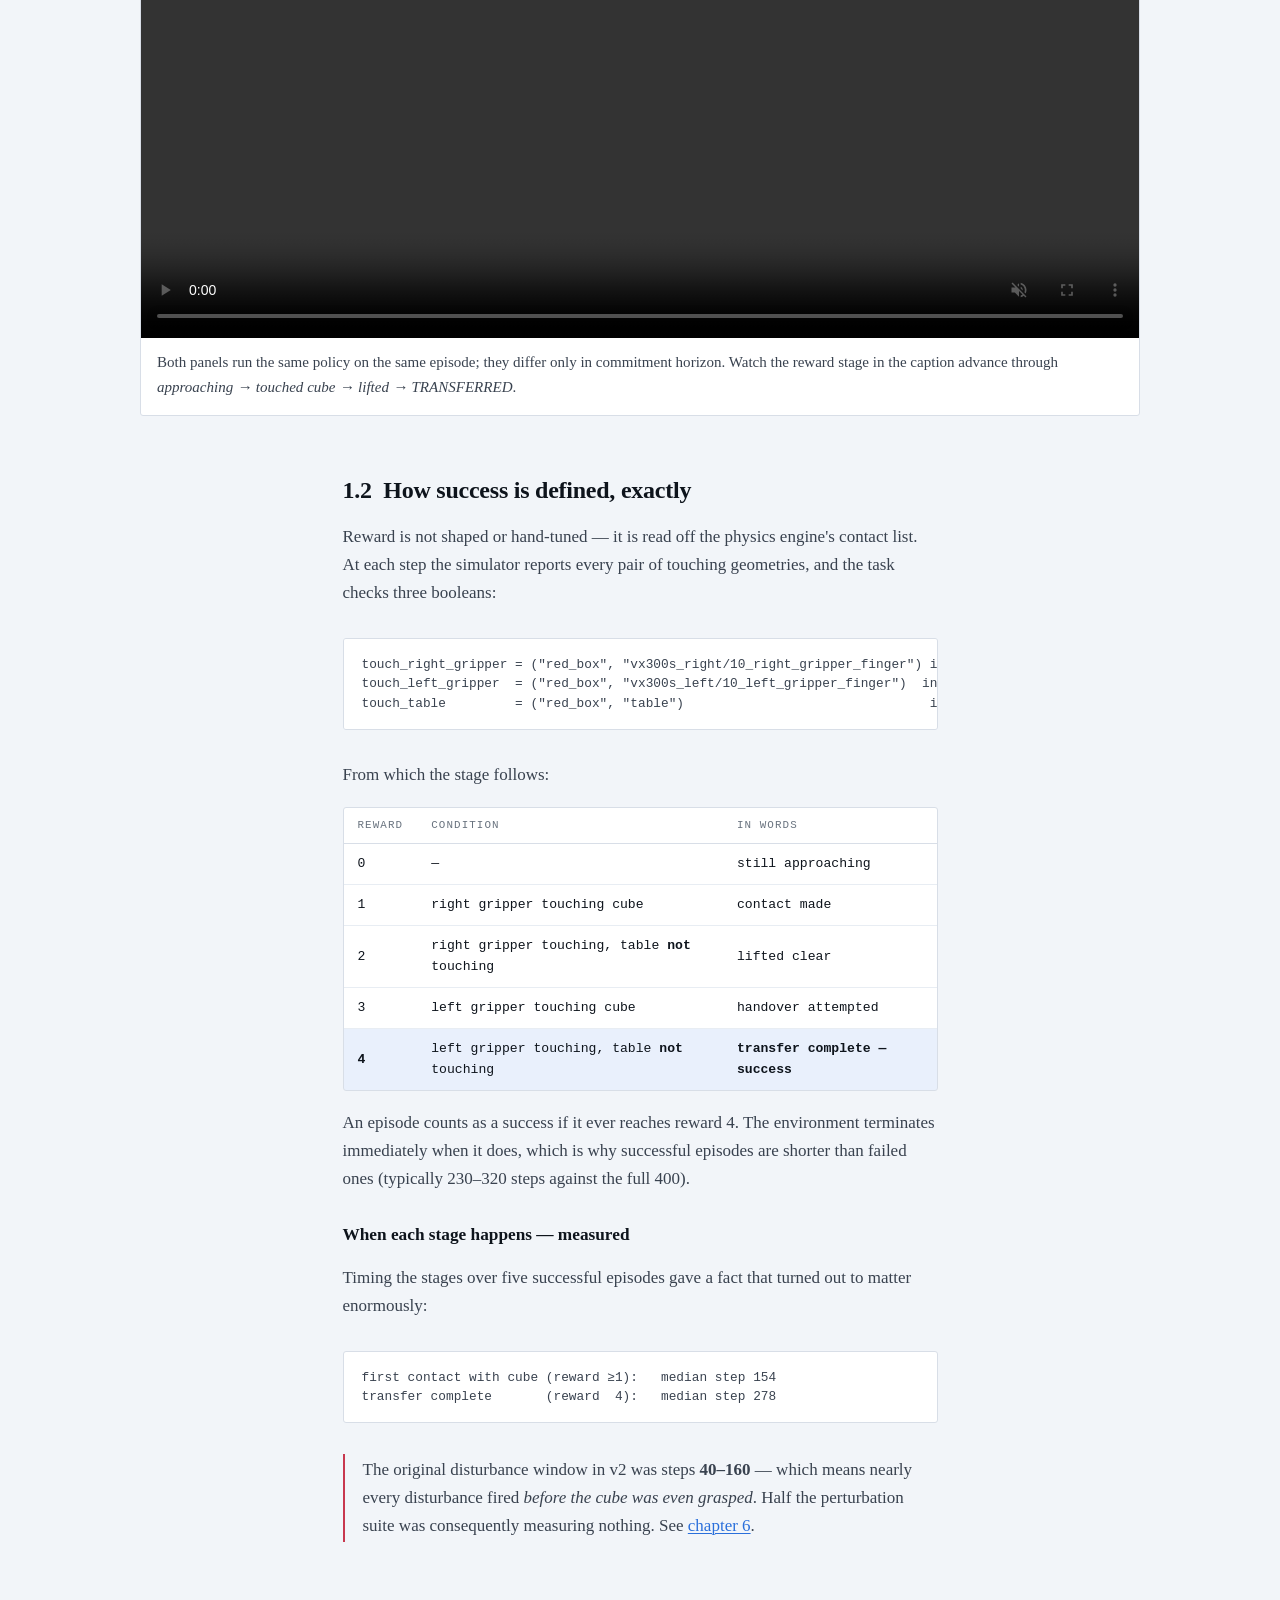
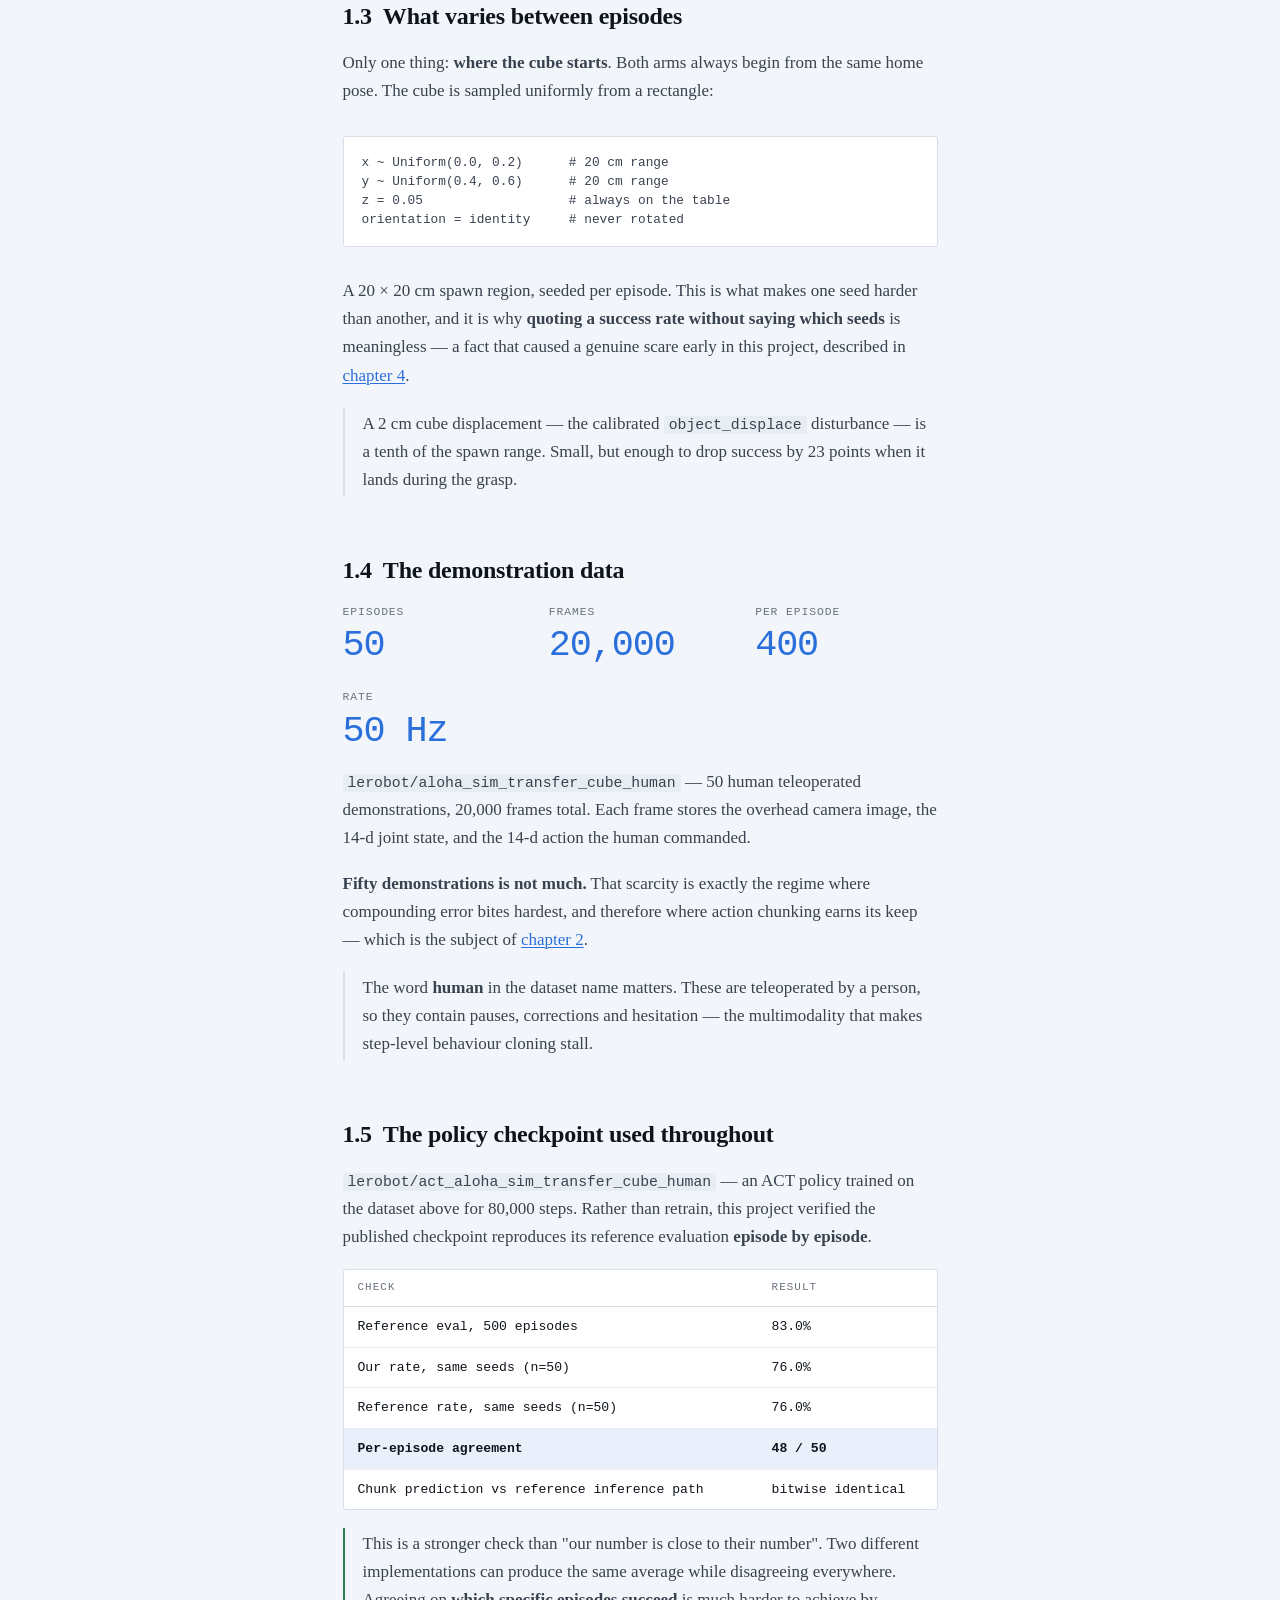
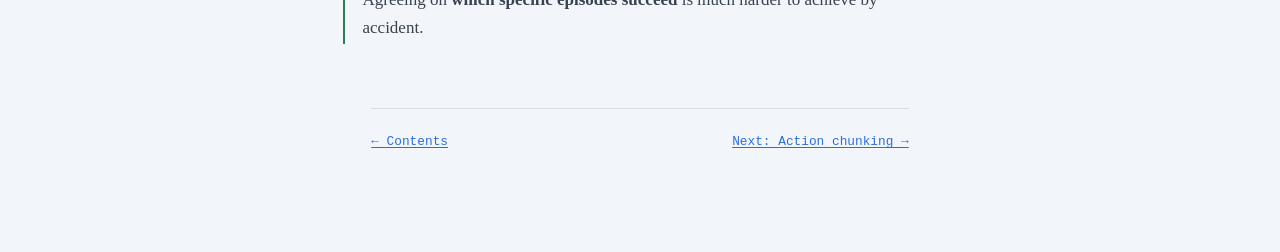
<file: site/task.html>
<!doctype html><html lang="en"><head><meta charset="utf-8">
<meta name="viewport" content="width=device-width,initial-scale=1">
<title>The task — FAACT notes</title><link rel="stylesheet" href="style.css"></head><body>
<nav class="top"><div class="inner"><span class="brand">FAACT notes</span>
<a href="index.html" >Contents</a>
<a href="walkthrough.html" >Walkthrough</a>
<a href="task.html" class="here">1 &middot; Task</a>
<a href="background.html" >2 &middot; Chunking</a>
<a href="v1.html" >3 &middot; v1</a>
<a href="v2-method.html" >4 &middot; v2 method</a>
<a href="v2-results.html" >5 &middot; v2 results</a>
<a href="bugs.html" >6 &middot; Bugs</a>
<a href="design.html" >7 &middot; Design choices</a>
<a href="glossary.html" >Glossary</a></div></nav>

<div class="wrap stack" style="padding-top:52px">
  <p class="eyebrow">Chapter 1</p>
  <h1>The task, the robot, and the data</h1>
  <p style="font-size:1.15rem;color:var(--ink-2)">Everything downstream is measured on one task.
  Knowing exactly what it is — including how success is defined at the contact level — makes the
  rest of these notes concrete instead of abstract.</p>
</div>

<section class="wrap stack">
  <h2>1.1 &nbsp;ALOHA bimanual transfer-cube</h2>
  <p style="color:var(--ink-2)">Two 6-DoF ViperX 300S arms face each other across a table. A red
  cube sits somewhere on the right side. The robot must pick it up with the <b>right</b> arm, lift
  it clear of the table, hand it to the <b>left</b> arm, and hold it there.</p>
  <p style="color:var(--ink-2)">It is a genuinely bimanual task: neither arm can complete it
  alone, and the handover requires both to be in the right place at the same time. That handover
  is where most failures happen.</p>

  <div class="scroll"><table>
    <thead><tr><th>Property</th><th>Value</th><th>Notes</th></tr></thead>
    <tbody>
      <tr><td class="lead">Simulator</td><td>MuJoCo</td><td class="lead">via dm_control, wrapped by gym-aloha</td></tr>
      <tr><td class="lead">Control rate</td><td>50 Hz</td><td class="lead">DT = 0.02 s per step</td></tr>
      <tr><td class="lead">Episode length</td><td>400 steps</td><td class="lead">8 seconds of wall-clock robot time</td></tr>
      <tr><td class="lead">Action dimension</td><td>14</td><td class="lead">2 arms &times; (6 joints + 1 gripper)</td></tr>
      <tr><td class="lead">Action semantics</td><td><b>absolute positions</b></td><td class="lead">"put joints here", not "move by this much"</td></tr>
      <tr><td class="lead">Observation</td><td>480&times;640 RGB + 14-d state</td><td class="lead">a single overhead camera named <code>top</code></td></tr>
      <tr><td class="lead">Simulator state</td><td>23 qpos, 22 qvel</td><td class="lead">16 arm joints + a 7-DoF free joint for the cube</td></tr>
    </tbody>
  </table></div>
  <p class="note warn"><b>"Absolute positions" is the single most load-bearing detail on this
  page.</b> It is why short commitment horizons cause the policy to <em>stall</em> rather than
  thrash — see <a href="v2-results.html">chapter 5</a>.</p>
</section>

<section class="wide stack">
  <div class="wrap stack-sm"><h3>The task, running</h3>
  <p style="color:var(--ink-2)">A disturbed episode. The right arm approaches, grasps and lifts the
  cube, then hands it to the left arm. The caption tracks the reward stage as it is reached.</p></div>
  <figure class="vid">
    <video controls autoplay muted loop playsinline preload="metadata"
      src="videos/gated_seed8505_actuation_noise.mp4"></video>
    <figcaption>Both panels run the same policy on the same episode; they differ only in commitment
    horizon. Watch the reward stage in the caption advance through <em>approaching &rarr; touched
    cube &rarr; lifted &rarr; TRANSFERRED</em>.</figcaption>
  </figure>
</section>

<section class="wrap stack">
  <h2>1.2 &nbsp;How success is defined, exactly</h2>
  <p style="color:var(--ink-2)">Reward is not shaped or hand-tuned — it is read off the physics
  engine's contact list. At each step the simulator reports every pair of touching geometries, and
  the task checks three booleans:</p>
  <pre>touch_right_gripper = ("red_box", "vx300s_right/10_right_gripper_finger") in contacts
touch_left_gripper  = ("red_box", "vx300s_left/10_left_gripper_finger")  in contacts
touch_table         = ("red_box", "table")                                in contacts</pre>
  <p style="color:var(--ink-2)">From which the stage follows:</p>
  <div class="scroll"><table>
    <thead><tr><th>Reward</th><th>Condition</th><th>In words</th></tr></thead>
    <tbody>
      <tr><td>0</td><td class="lead">&mdash;</td><td class="lead">still approaching</td></tr>
      <tr><td>1</td><td class="lead">right gripper touching cube</td><td class="lead">contact made</td></tr>
      <tr><td>2</td><td class="lead">right gripper touching, table <b>not</b> touching</td><td class="lead">lifted clear</td></tr>
      <tr><td>3</td><td class="lead">left gripper touching cube</td><td class="lead">handover attempted</td></tr>
      <tr class="hi"><td><b>4</b></td><td class="lead">left gripper touching, table <b>not</b> touching</td><td class="lead"><b>transfer complete — success</b></td></tr>
    </tbody>
  </table></div>
  <p style="color:var(--ink-2)">An episode counts as a success if it ever reaches reward 4. The
  environment terminates immediately when it does, which is why successful episodes are shorter
  than failed ones (typically 230&ndash;320 steps against the full 400).</p>

  <h3 style="margin-top:14px">When each stage happens — measured</h3>
  <p style="color:var(--ink-2)">Timing the stages over five successful episodes gave a fact that
  turned out to matter enormously:</p>
  <pre>first contact with cube (reward &ge;1):   median step 154
transfer complete       (reward  4):   median step 278</pre>
  <p class="note warn">The original disturbance window in v2 was steps <b>40&ndash;160</b> — which
  means nearly every disturbance fired <em>before the cube was even grasped</em>. Half the
  perturbation suite was consequently measuring nothing. See <a href="bugs.html">chapter 6</a>.</p>
</section>

<section class="wrap stack">
  <h2>1.3 &nbsp;What varies between episodes</h2>
  <p style="color:var(--ink-2)">Only one thing: <b>where the cube starts</b>. Both arms always
  begin from the same home pose. The cube is sampled uniformly from a rectangle:</p>
  <pre>x ~ Uniform(0.0, 0.2)      # 20 cm range
y ~ Uniform(0.4, 0.6)      # 20 cm range
z = 0.05                   # always on the table
orientation = identity     # never rotated</pre>
  <p style="color:var(--ink-2)">A 20&nbsp;&times;&nbsp;20&nbsp;cm spawn region, seeded per
  episode. This is what makes one seed harder than another, and it is why <b>quoting a success
  rate without saying which seeds</b> is meaningless — a fact that caused a genuine scare early in
  this project, described in <a href="v2-method.html">chapter 4</a>.</p>
  <p class="note">A 2 cm cube displacement — the calibrated <code>object_displace</code>
  disturbance — is a tenth of the spawn range. Small, but enough to drop success by 23 points when
  it lands during the grasp.</p>
</section>

<section class="wrap stack">
  <h2>1.4 &nbsp;The demonstration data</h2>
  <div class="metrics">
    <div class="metric"><span class="lab">episodes</span><span class="bignum">50</span></div>
    <div class="metric"><span class="lab">frames</span><span class="bignum">20,000</span></div>
    <div class="metric"><span class="lab">per episode</span><span class="bignum">400</span></div>
    <div class="metric"><span class="lab">rate</span><span class="bignum">50 Hz</span></div>
  </div>
  <p style="color:var(--ink-2)"><code>lerobot/aloha_sim_transfer_cube_human</code> — 50 human
  teleoperated demonstrations, 20,000 frames total. Each frame stores the overhead camera image,
  the 14-d joint state, and the 14-d action the human commanded.</p>
  <p style="color:var(--ink-2)"><b>Fifty demonstrations is not much.</b> That scarcity is exactly
  the regime where compounding error bites hardest, and therefore where action chunking earns its
  keep — which is the subject of <a href="background.html">chapter 2</a>.</p>
  <p class="note">The word <b>human</b> in the dataset name matters. These are teleoperated by a
  person, so they contain pauses, corrections and hesitation — the multimodality that makes
  step-level behaviour cloning stall.</p>
</section>

<section class="wrap stack">
  <h2>1.5 &nbsp;The policy checkpoint used throughout</h2>
  <p style="color:var(--ink-2)"><code>lerobot/act_aloha_sim_transfer_cube_human</code> — an ACT
  policy trained on the dataset above for 80,000 steps. Rather than retrain, this project verified
  the published checkpoint reproduces its reference evaluation <b>episode by episode</b>.</p>
  <div class="scroll"><table>
    <thead><tr><th>Check</th><th>Result</th></tr></thead>
    <tbody>
      <tr><td class="lead">Reference eval, 500 episodes</td><td>83.0%</td></tr>
      <tr><td class="lead">Our rate, same seeds (n=50)</td><td>76.0%</td></tr>
      <tr><td class="lead">Reference rate, same seeds (n=50)</td><td>76.0%</td></tr>
      <tr class="hi"><td class="lead"><b>Per-episode agreement</b></td><td><b>48 / 50</b></td></tr>
      <tr><td class="lead">Chunk prediction vs reference inference path</td><td>bitwise identical</td></tr>
    </tbody>
  </table></div>
  <p class="note good">This is a stronger check than "our number is close to their number". Two
  different implementations can produce the same average while disagreeing everywhere. Agreeing on
  <b>which specific episodes succeed</b> is much harder to achieve by accident.</p>
</section>

<div class="wrap pager"><a href="index.html">&larr; Contents</a><a href="background.html">Next: Action chunking &rarr;</a></div>
</body></html>
</file>
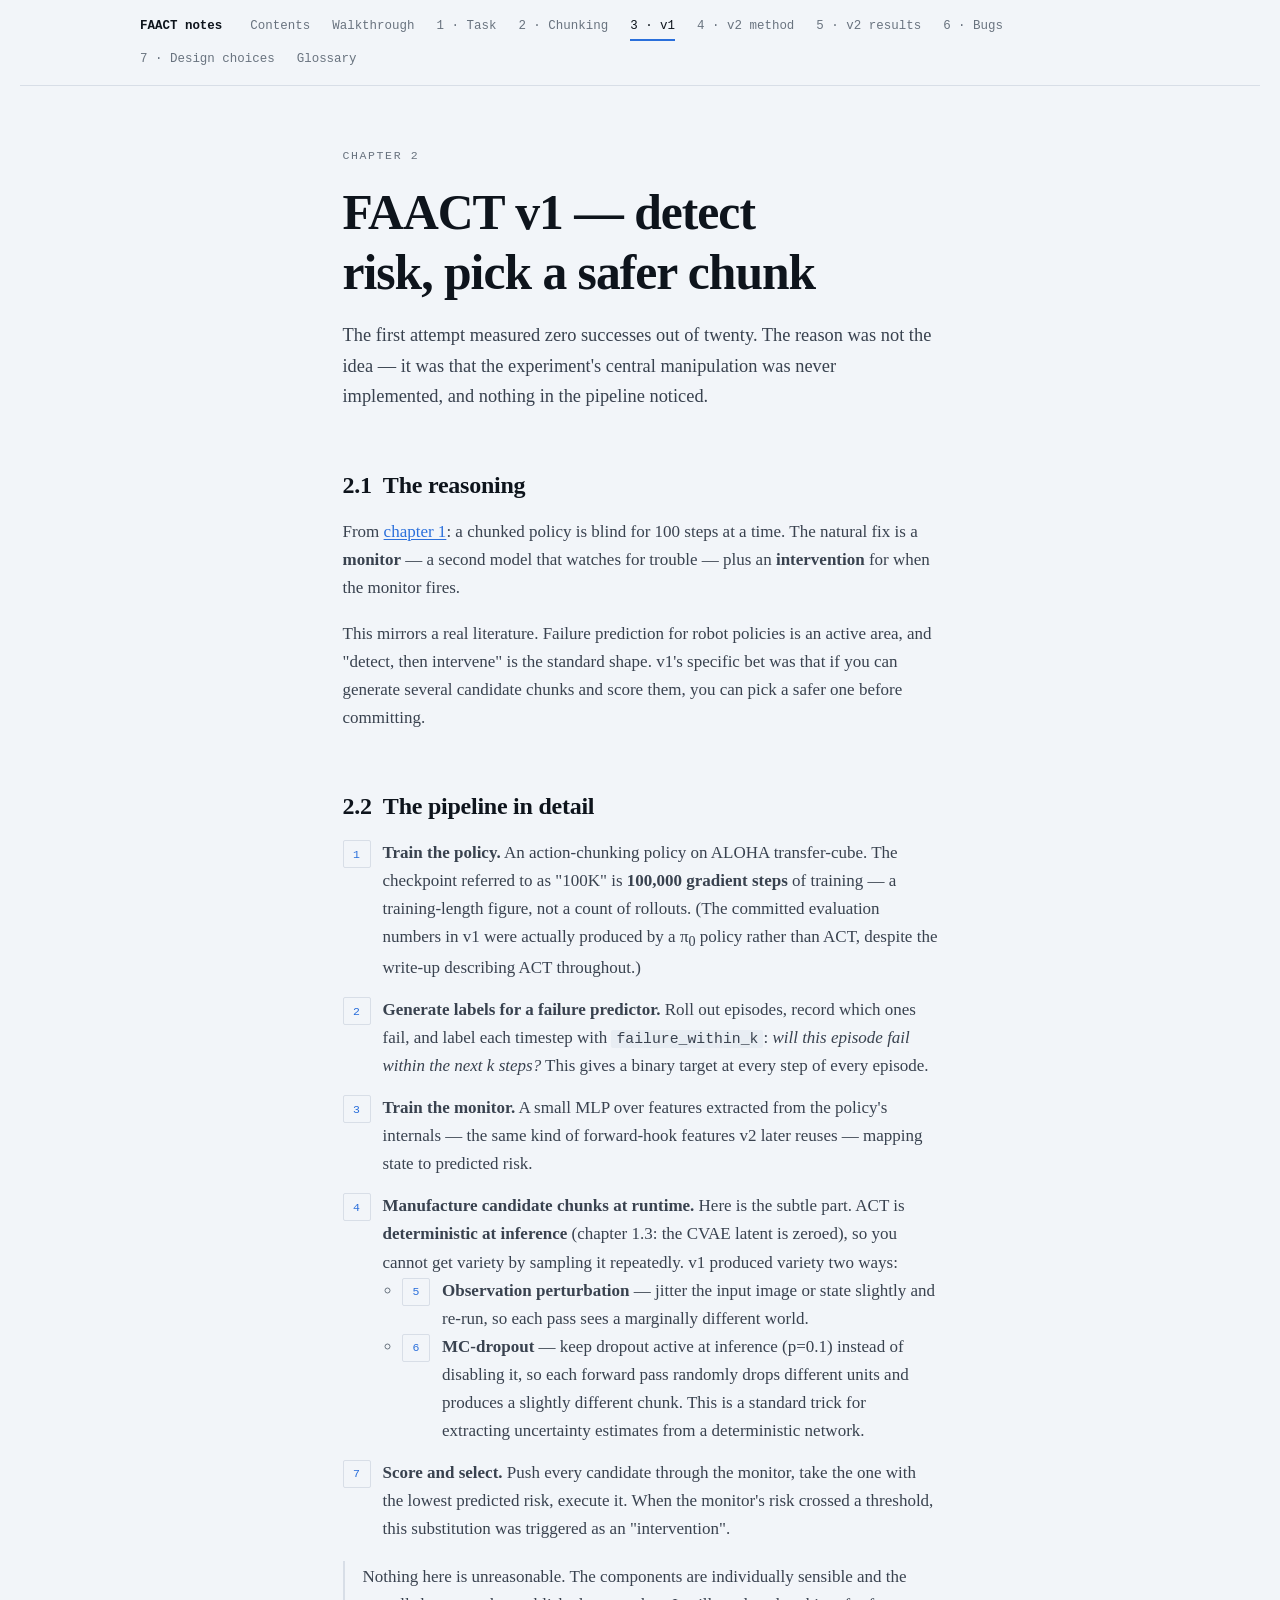
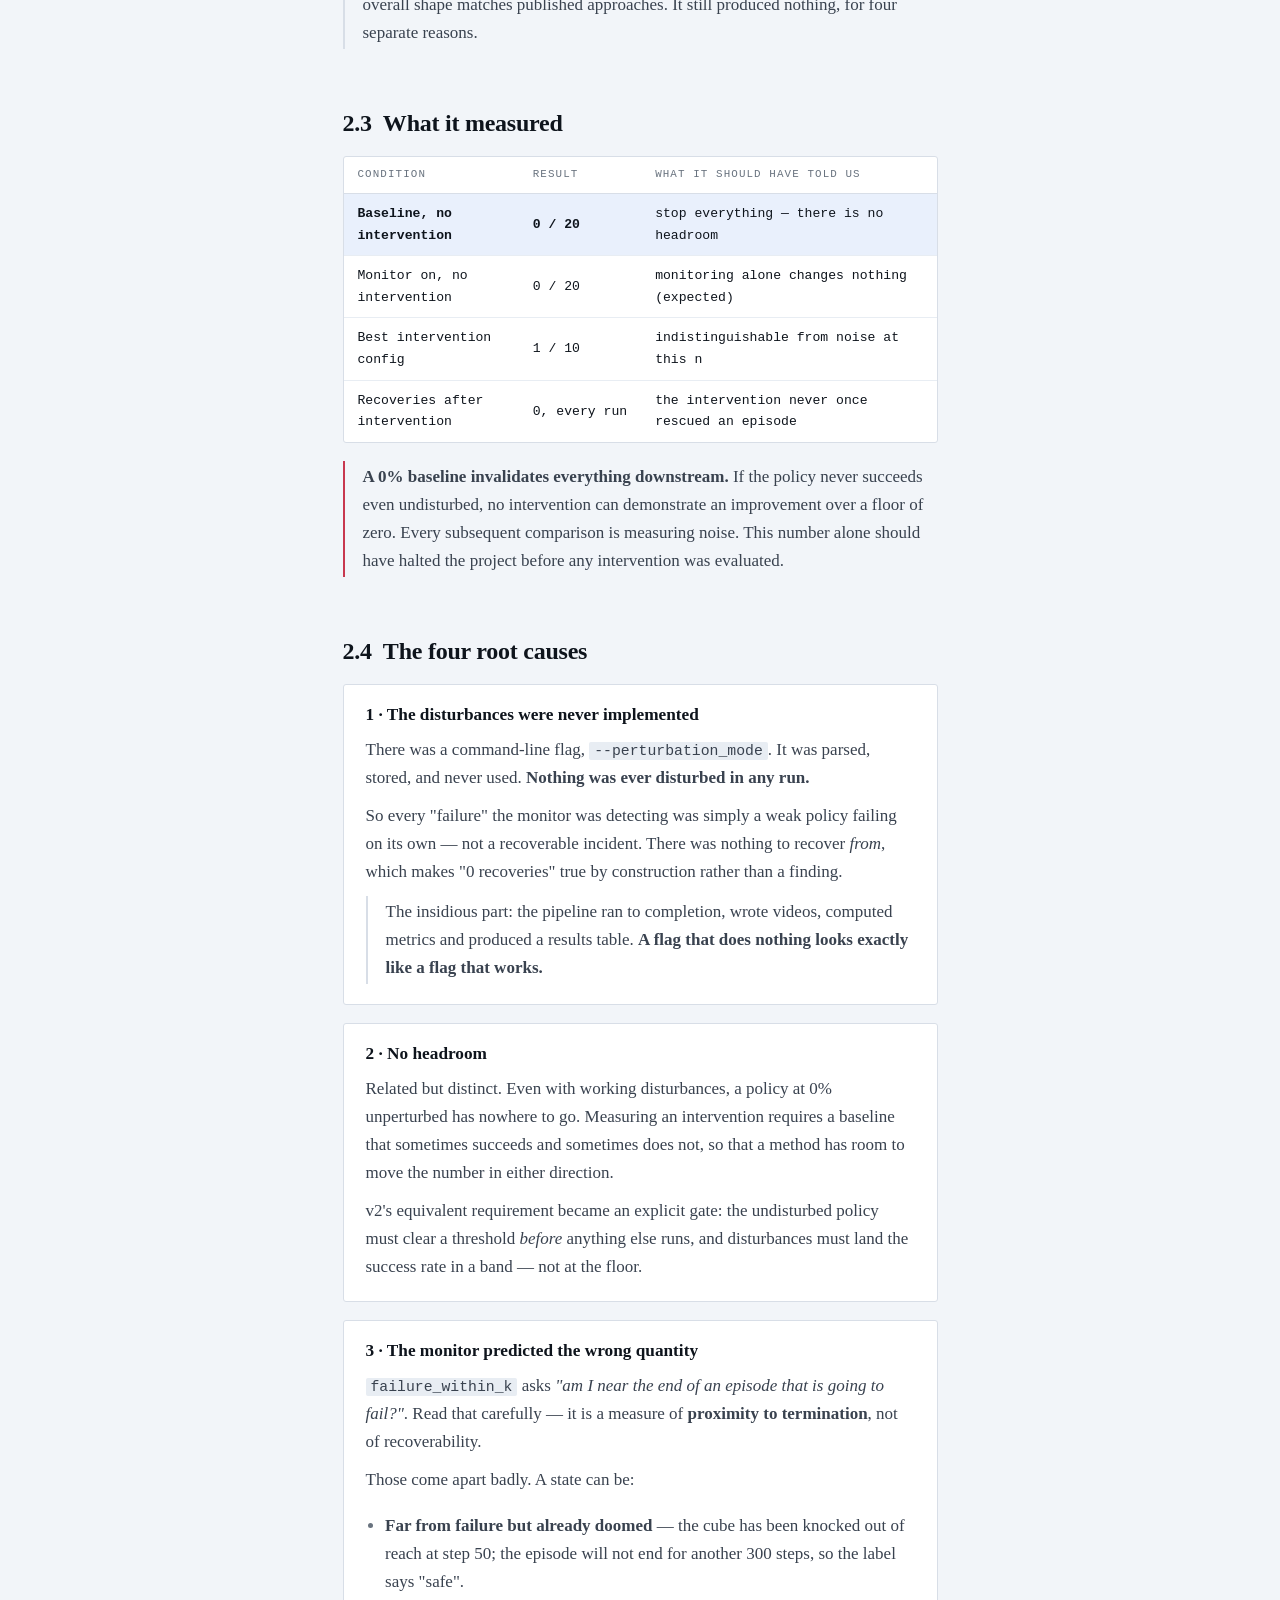
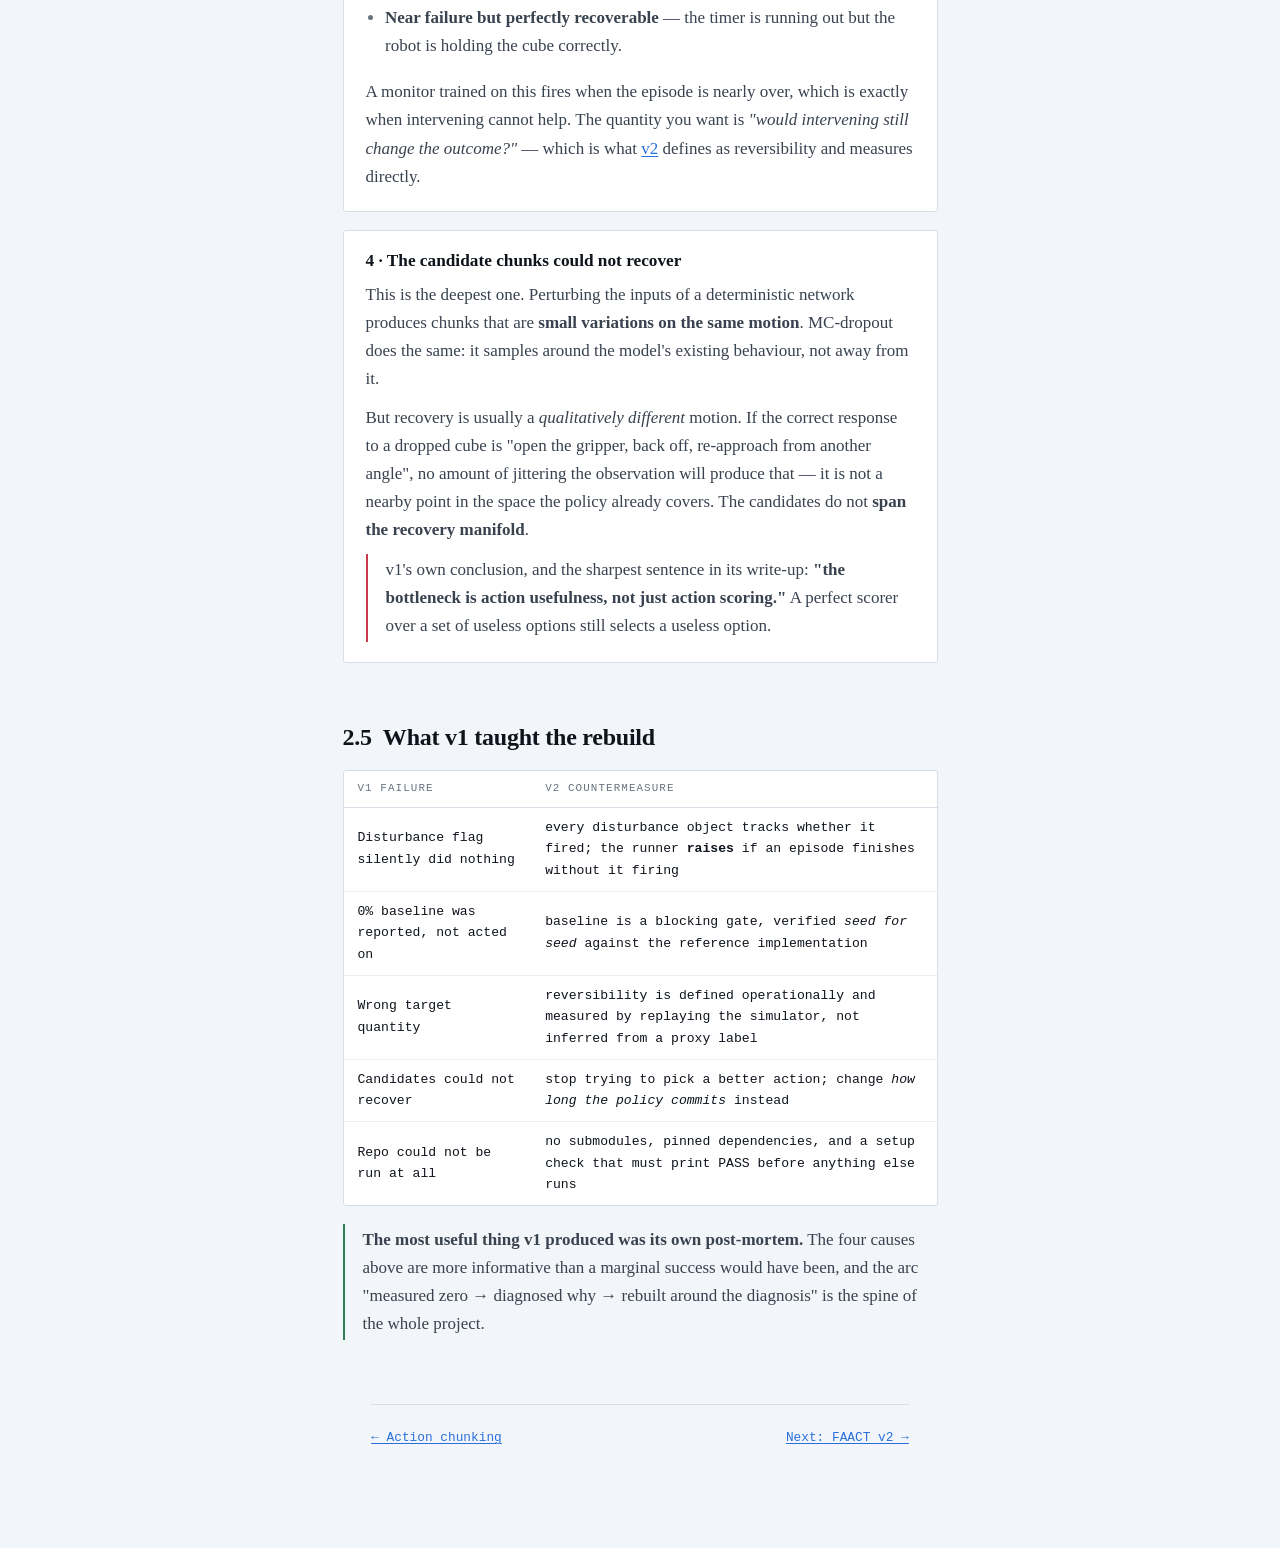
<file: site/v1.html>
<!doctype html><html lang="en"><head><meta charset="utf-8">
<meta name="viewport" content="width=device-width,initial-scale=1">
<title>FAACT v1 — FAACT notes</title><link rel="stylesheet" href="style.css"></head><body>
<nav class="top"><div class="inner"><span class="brand">FAACT notes</span>
<a href="index.html" >Contents</a>
<a href="walkthrough.html" >Walkthrough</a>
<a href="task.html" >1 &middot; Task</a>
<a href="background.html" >2 &middot; Chunking</a>
<a href="v1.html" class="here">3 &middot; v1</a>
<a href="v2-method.html" >4 &middot; v2 method</a>
<a href="v2-results.html" >5 &middot; v2 results</a>
<a href="bugs.html" >6 &middot; Bugs</a>
<a href="design.html" >7 &middot; Design choices</a>
<a href="glossary.html" >Glossary</a></div></nav>

<div class="wrap stack" style="padding-top:52px">
  <p class="eyebrow">Chapter 2</p>
  <h1>FAACT v1 — detect risk, pick a safer chunk</h1>
  <p style="font-size:1.15rem;color:var(--ink-2)">The first attempt measured zero successes out
  of twenty. The reason was not the idea — it was that the experiment's central manipulation was
  never implemented, and nothing in the pipeline noticed.</p>
</div>

<section class="wrap stack">
  <h2>2.1 &nbsp;The reasoning</h2>
  <p style="color:var(--ink-2)">From <a href="background.html">chapter 1</a>: a chunked policy is
  blind for 100 steps at a time. The natural fix is a <b>monitor</b> — a second model that
  watches for trouble — plus an <b>intervention</b> for when the monitor fires.</p>
  <p style="color:var(--ink-2)">This mirrors a real literature. Failure prediction for robot
  policies is an active area, and "detect, then intervene" is the standard shape. v1's specific
  bet was that if you can generate several candidate chunks and score them, you can pick a safer
  one before committing.</p>
</section>

<section class="wrap stack">
  <h2>2.2 &nbsp;The pipeline in detail</h2>
  <ol class="steps">
    <li><b>Train the policy.</b> An action-chunking policy on ALOHA transfer-cube. The checkpoint
    referred to as "100K" is <b>100,000 gradient steps</b> of training — a training-length figure,
    not a count of rollouts. (The committed evaluation numbers in v1 were actually produced by a
    &pi;<sub>0</sub> policy rather than ACT, despite the write-up describing ACT throughout.)</li>

    <li><b>Generate labels for a failure predictor.</b> Roll out episodes, record which ones fail,
    and label each timestep with <code>failure_within_k</code>: <em>will this episode fail within
    the next k steps?</em> This gives a binary target at every step of every episode.</li>

    <li><b>Train the monitor.</b> A small MLP over features extracted from the policy's internals
    — the same kind of forward-hook features v2 later reuses — mapping state to predicted risk.</li>

    <li><b>Manufacture candidate chunks at runtime.</b> Here is the subtle part. ACT is
    <b>deterministic at inference</b> (chapter 1.3: the CVAE latent is zeroed), so you cannot get
    variety by sampling it repeatedly. v1 produced variety two ways:
      <ul>
        <li><b>Observation perturbation</b> — jitter the input image or state slightly and
        re-run, so each pass sees a marginally different world.</li>
        <li><b>MC-dropout</b> — keep dropout active at inference (p=0.1) instead of disabling it,
        so each forward pass randomly drops different units and produces a slightly different
        chunk. This is a standard trick for extracting uncertainty estimates from a deterministic
        network.</li>
      </ul>
    </li>

    <li><b>Score and select.</b> Push every candidate through the monitor, take the one with the
    lowest predicted risk, execute it. When the monitor's risk crossed a threshold, this
    substitution was triggered as an "intervention".</li>
  </ol>
  <p class="note">Nothing here is unreasonable. The components are individually sensible and the
  overall shape matches published approaches. It still produced nothing, for four separate
  reasons.</p>
</section>

<section class="wrap stack">
  <h2>2.3 &nbsp;What it measured</h2>
  <div class="scroll"><table>
    <thead><tr><th>Condition</th><th>Result</th><th>What it should have told us</th></tr></thead>
    <tbody>
      <tr class="hi"><td class="lead"><b>Baseline, no intervention</b></td><td><b>0 / 20</b></td><td class="lead">stop everything — there is no headroom</td></tr>
      <tr><td class="lead">Monitor on, no intervention</td><td>0 / 20</td><td class="lead">monitoring alone changes nothing (expected)</td></tr>
      <tr><td class="lead">Best intervention config</td><td>1 / 10</td><td class="lead">indistinguishable from noise at this n</td></tr>
      <tr><td class="lead">Recoveries after intervention</td><td>0, every run</td><td class="lead">the intervention never once rescued an episode</td></tr>
    </tbody>
  </table></div>
  <p class="note warn"><b>A 0% baseline invalidates everything downstream.</b> If the policy never
  succeeds even undisturbed, no intervention can demonstrate an improvement over a floor of zero.
  Every subsequent comparison is measuring noise. This number alone should have halted the project
  before any intervention was evaluated.</p>
</section>

<section class="wrap stack">
  <h2>2.4 &nbsp;The four root causes</h2>

  <div class="stack">
    <div class="card stack-sm">
      <h3>1 &middot; The disturbances were never implemented</h3>
      <p style="color:var(--ink-2)">There was a command-line flag,
      <code>--perturbation_mode</code>. It was parsed, stored, and never used. <b>Nothing was
      ever disturbed in any run.</b></p>
      <p style="color:var(--ink-2)">So every "failure" the monitor was detecting was simply a weak
      policy failing on its own — not a recoverable incident. There was nothing to recover
      <em>from</em>, which makes "0 recoveries" true by construction rather than a finding.</p>
      <p class="note">The insidious part: the pipeline ran to completion, wrote videos, computed
      metrics and produced a results table. <b>A flag that does nothing looks exactly like a flag
      that works.</b></p>
    </div>

    <div class="card stack-sm">
      <h3>2 &middot; No headroom</h3>
      <p style="color:var(--ink-2)">Related but distinct. Even with working disturbances, a policy
      at 0% unperturbed has nowhere to go. Measuring an intervention requires a baseline that
      sometimes succeeds and sometimes does not, so that a method has room to move the number in
      either direction.</p>
      <p style="color:var(--ink-2)">v2's equivalent requirement became an explicit gate: the
      undisturbed policy must clear a threshold <em>before</em> anything else runs, and
      disturbances must land the success rate in a band — not at the floor.</p>
    </div>

    <div class="card stack-sm">
      <h3>3 &middot; The monitor predicted the wrong quantity</h3>
      <p style="color:var(--ink-2)"><code>failure_within_k</code> asks <em>"am I near the end of an
      episode that is going to fail?"</em>. Read that carefully — it is a measure of
      <b>proximity to termination</b>, not of recoverability.</p>
      <p style="color:var(--ink-2)">Those come apart badly. A state can be:</p>
      <ul>
        <li><b>Far from failure but already doomed</b> — the cube has been knocked out of reach at
        step 50; the episode will not end for another 300 steps, so the label says "safe".</li>
        <li><b>Near failure but perfectly recoverable</b> — the timer is running out but the robot
        is holding the cube correctly.</li>
      </ul>
      <p style="color:var(--ink-2)">A monitor trained on this fires when the episode is nearly
      over, which is exactly when intervening cannot help. The quantity you want is
      <em>"would intervening still change the outcome?"</em> &mdash; which is what
      <a href="v2-method.html">v2</a> defines as reversibility and measures directly.</p>
    </div>

    <div class="card stack-sm">
      <h3>4 &middot; The candidate chunks could not recover</h3>
      <p style="color:var(--ink-2)">This is the deepest one. Perturbing the inputs of a
      deterministic network produces chunks that are <b>small variations on the same motion</b>.
      MC-dropout does the same: it samples around the model's existing behaviour, not away from
      it.</p>
      <p style="color:var(--ink-2)">But recovery is usually a <em>qualitatively different</em>
      motion. If the correct response to a dropped cube is "open the gripper, back off, re-approach
      from another angle", no amount of jittering the observation will produce that — it is not a
      nearby point in the space the policy already covers. The candidates do not
      <b>span the recovery manifold</b>.</p>
      <p class="note warn">v1's own conclusion, and the sharpest sentence in its write-up:
      <b>"the bottleneck is action usefulness, not just action scoring."</b> A perfect scorer over
      a set of useless options still selects a useless option.</p>
    </div>
  </div>
</section>

<section class="wrap stack">
  <h2>2.5 &nbsp;What v1 taught the rebuild</h2>
  <div class="scroll"><table>
    <thead><tr><th>v1 failure</th><th>v2 countermeasure</th></tr></thead>
    <tbody>
      <tr><td class="lead">Disturbance flag silently did nothing</td><td class="lead">every disturbance object tracks whether it fired; the runner <b>raises</b> if an episode finishes without it firing</td></tr>
      <tr><td class="lead">0% baseline was reported, not acted on</td><td class="lead">baseline is a blocking gate, verified <em>seed for seed</em> against the reference implementation</td></tr>
      <tr><td class="lead">Wrong target quantity</td><td class="lead">reversibility is defined operationally and measured by replaying the simulator, not inferred from a proxy label</td></tr>
      <tr><td class="lead">Candidates could not recover</td><td class="lead">stop trying to pick a better action; change <em>how long the policy commits</em> instead</td></tr>
      <tr><td class="lead">Repo could not be run at all</td><td class="lead">no submodules, pinned dependencies, and a setup check that must print PASS before anything else runs</td></tr>
    </tbody>
  </table></div>
  <p class="note good"><b>The most useful thing v1 produced was its own post-mortem.</b> The four
  causes above are more informative than a marginal success would have been, and the arc
  "measured zero &rarr; diagnosed why &rarr; rebuilt around the diagnosis" is the spine of the
  whole project.</p>
</section>

<div class="wrap pager"><a href="background.html">&larr; Action chunking</a><a href="v2-method.html">Next: FAACT v2 &rarr;</a></div>
</body></html>
</file>
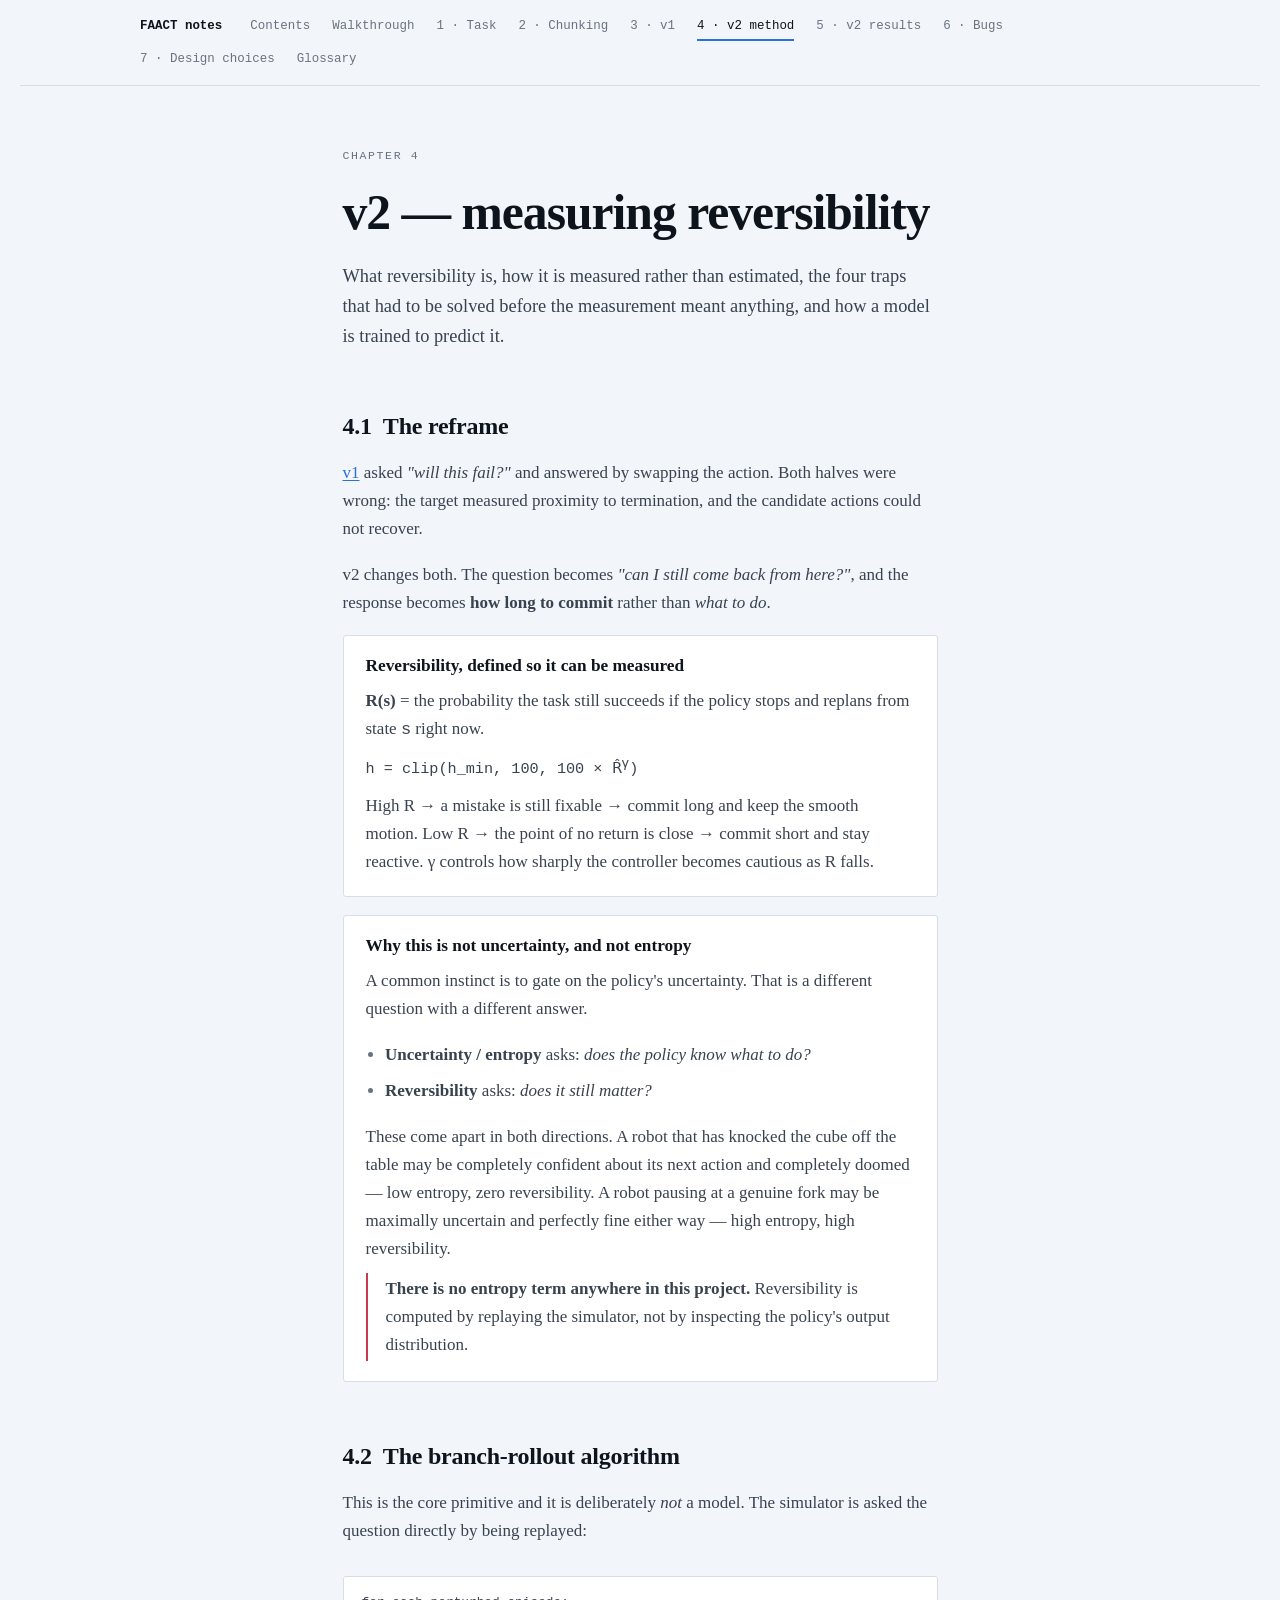
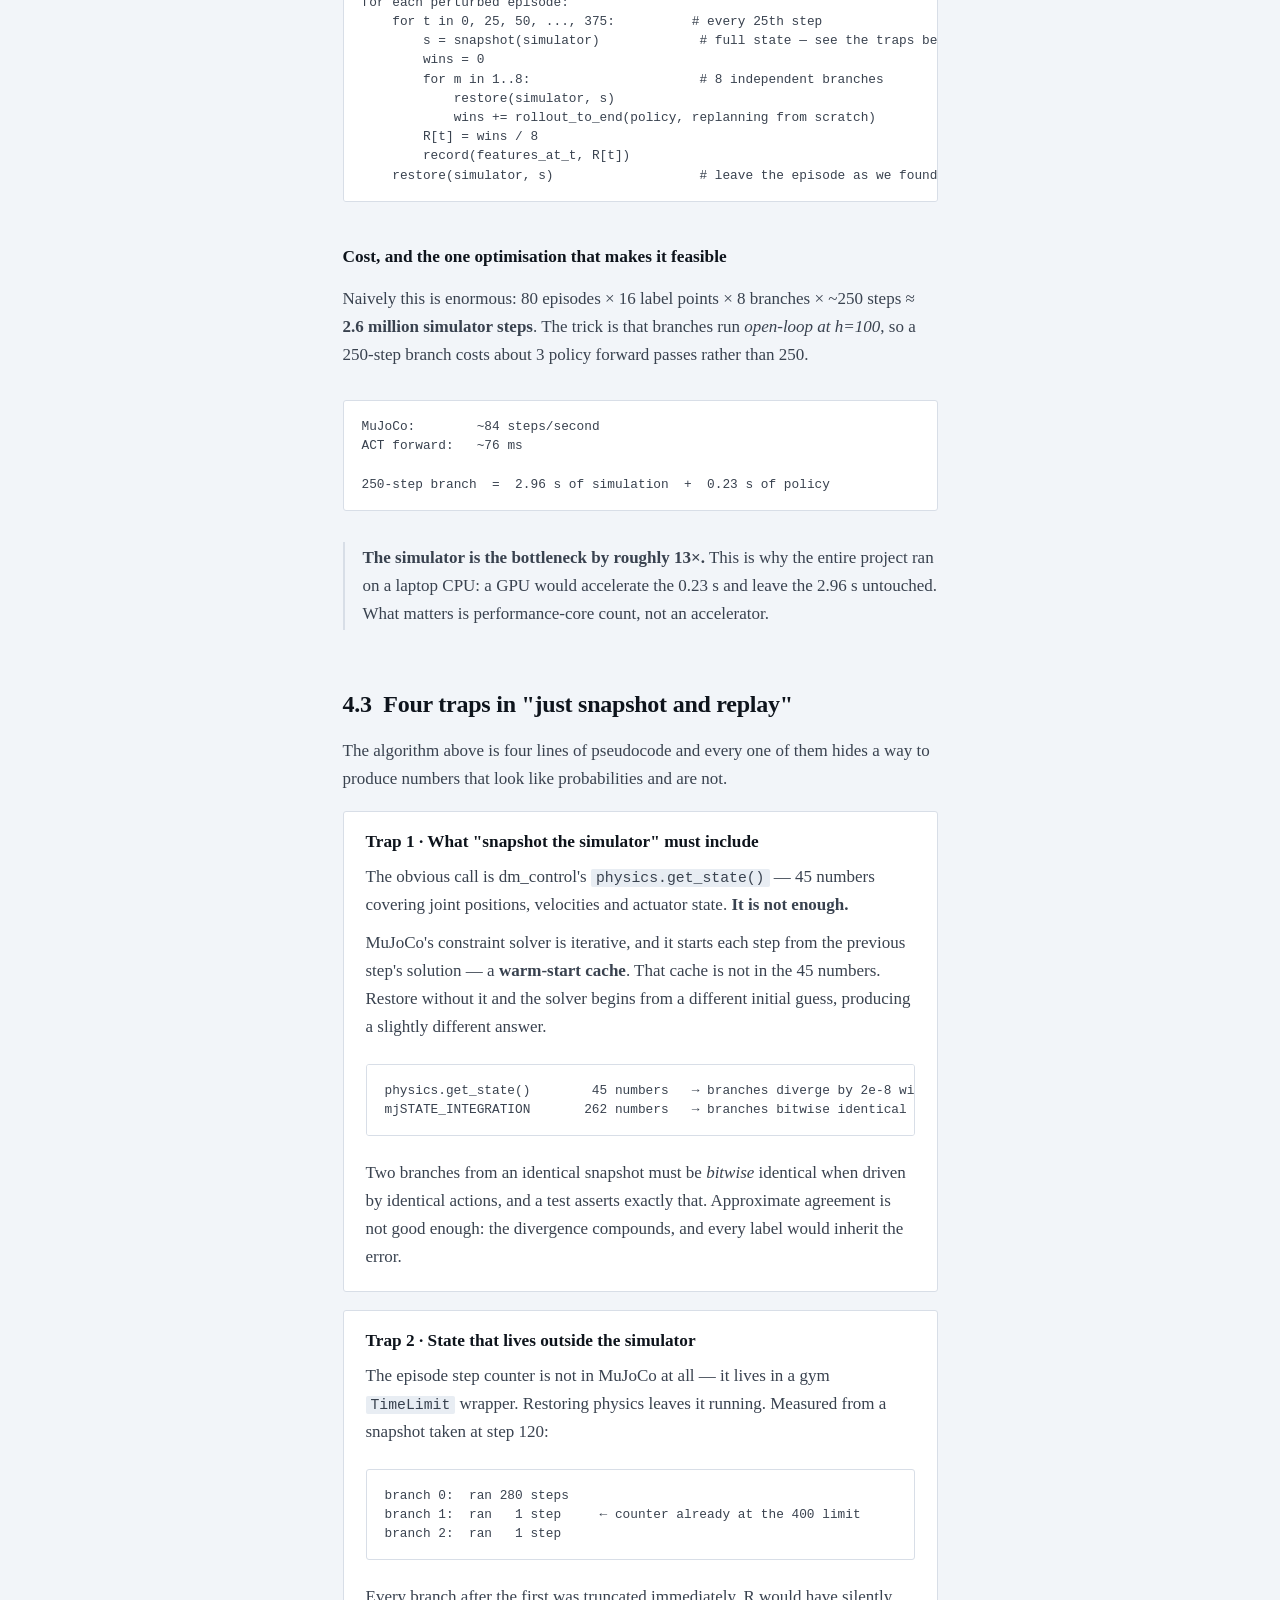
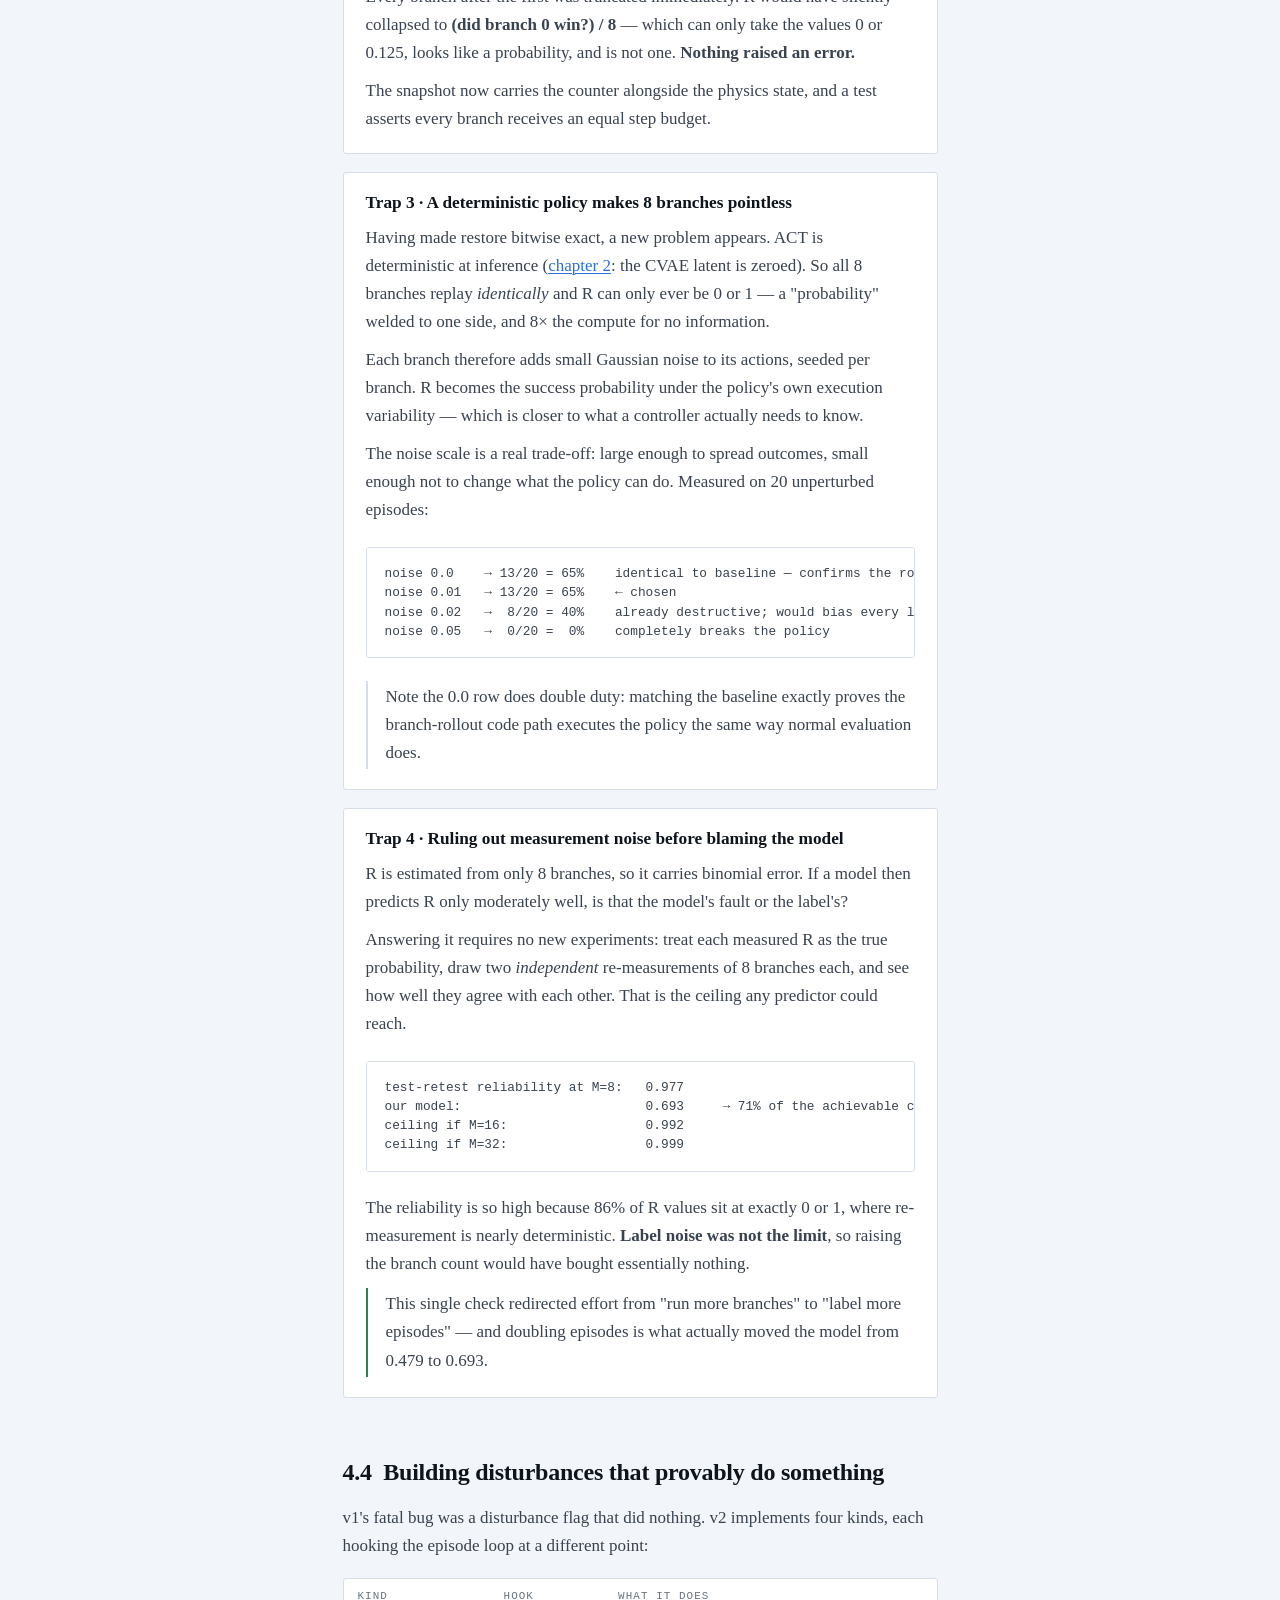
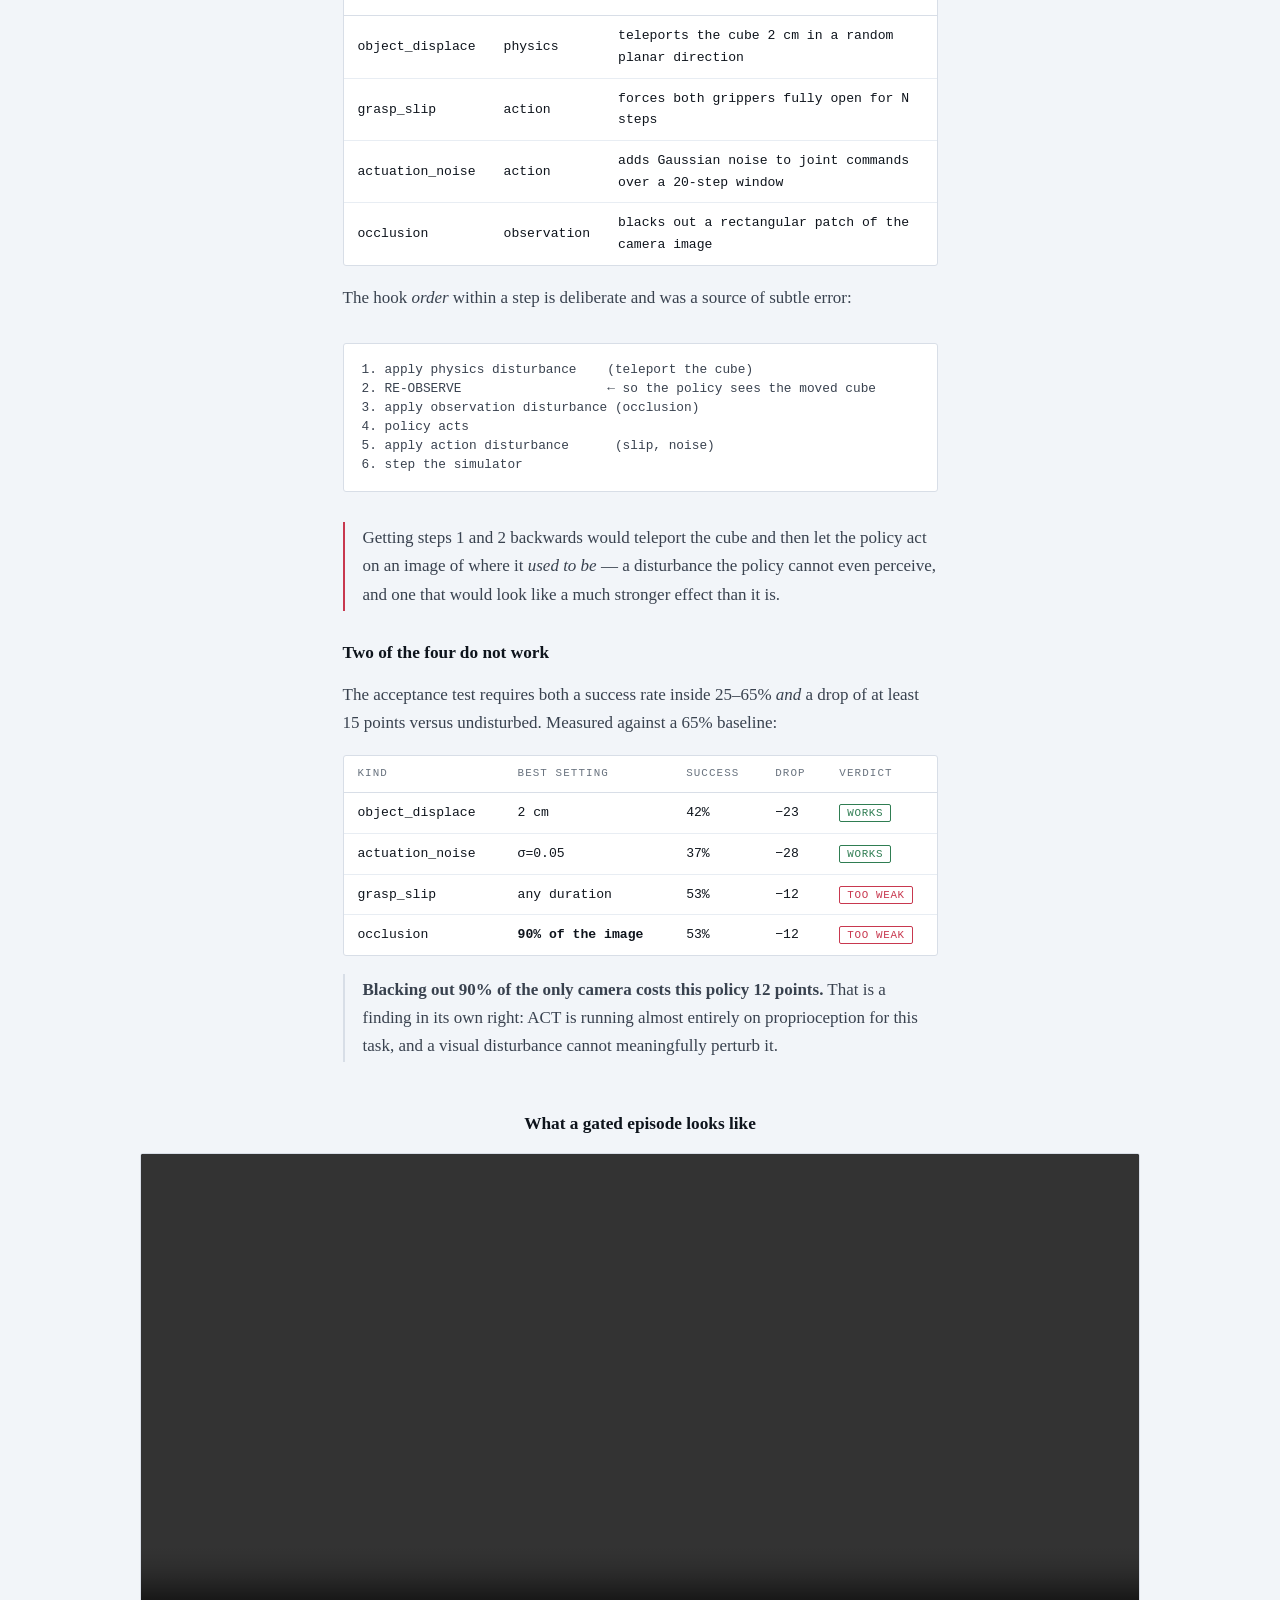
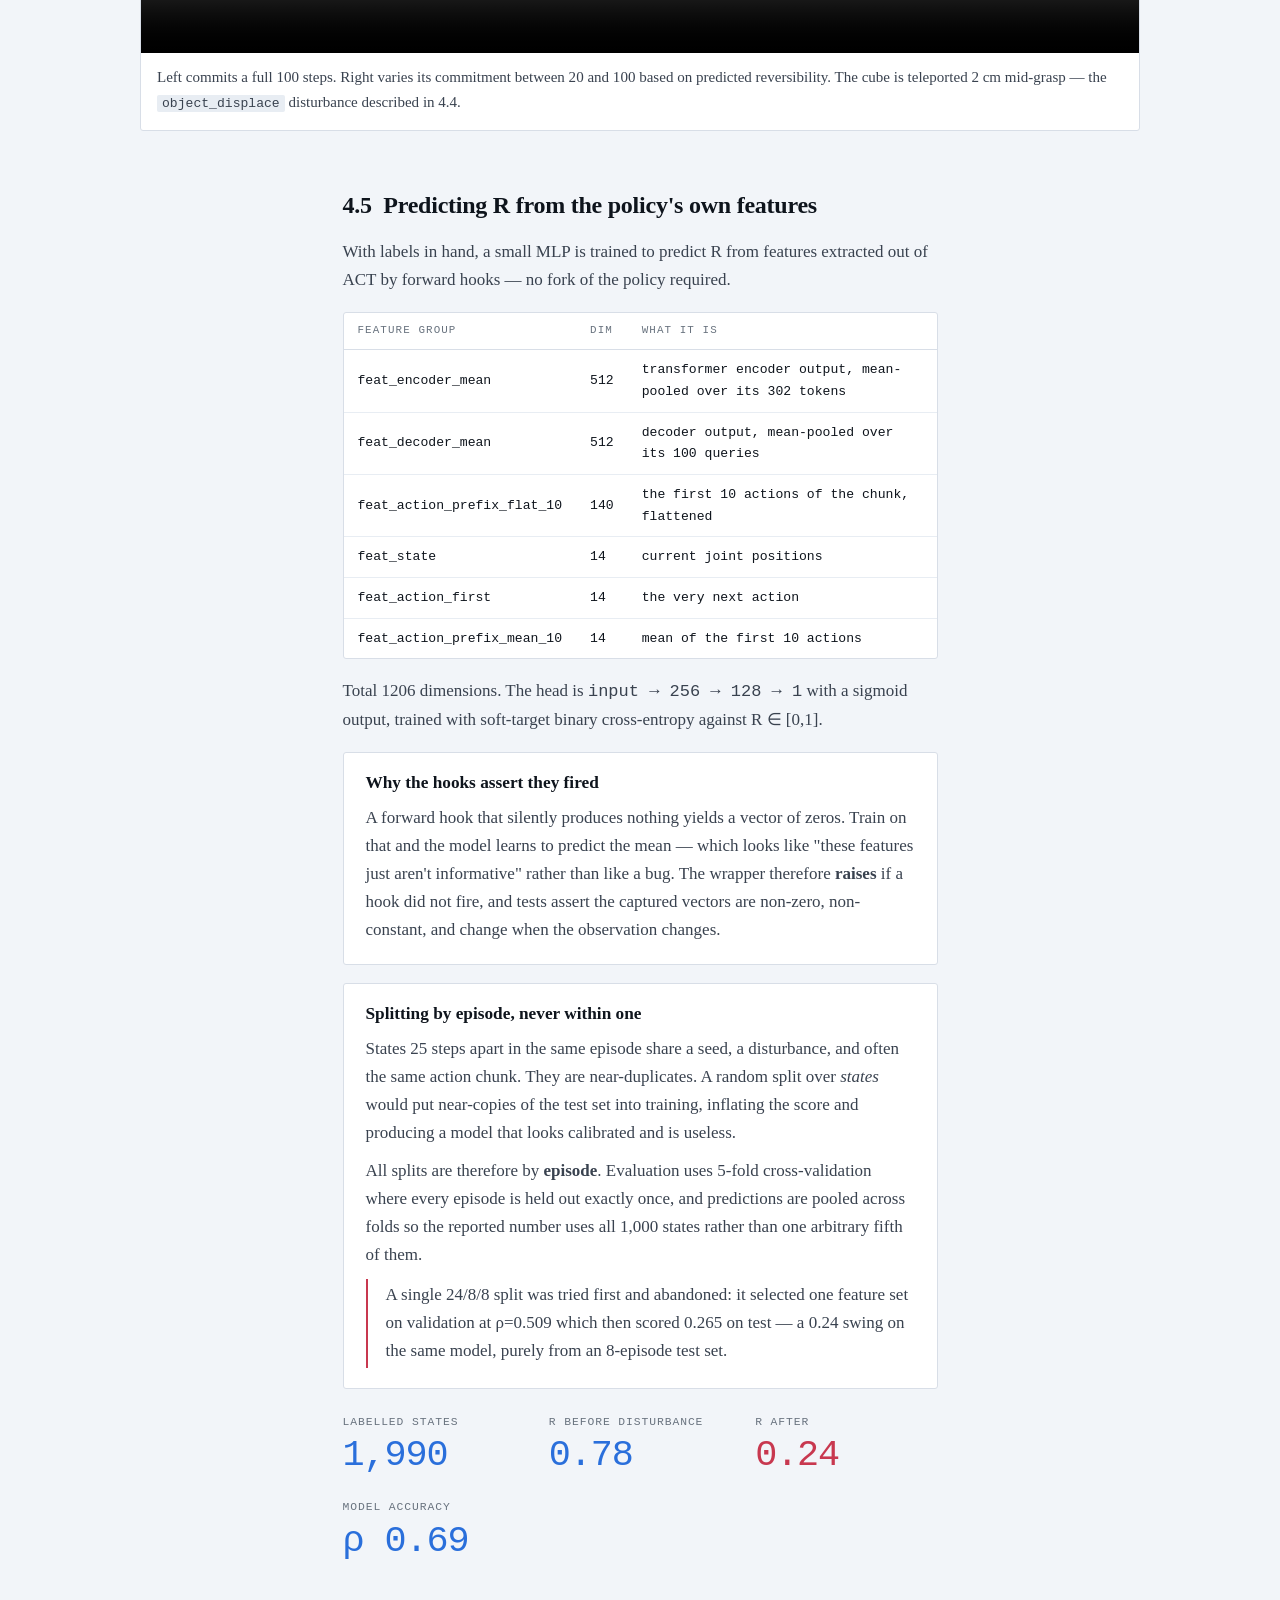
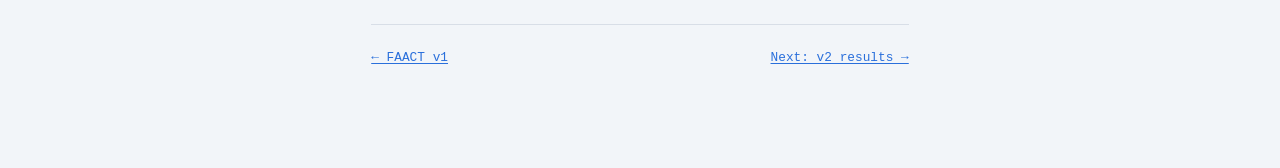
<file: site/v2-method.html>
<!doctype html><html lang="en"><head><meta charset="utf-8">
<meta name="viewport" content="width=device-width,initial-scale=1">
<title>v2 method — FAACT notes</title><link rel="stylesheet" href="style.css"></head><body>
<nav class="top"><div class="inner"><span class="brand">FAACT notes</span>
<a href="index.html" >Contents</a>
<a href="walkthrough.html" >Walkthrough</a>
<a href="task.html" >1 &middot; Task</a>
<a href="background.html" >2 &middot; Chunking</a>
<a href="v1.html" >3 &middot; v1</a>
<a href="v2-method.html" class="here">4 &middot; v2 method</a>
<a href="v2-results.html" >5 &middot; v2 results</a>
<a href="bugs.html" >6 &middot; Bugs</a>
<a href="design.html" >7 &middot; Design choices</a>
<a href="glossary.html" >Glossary</a></div></nav>

<div class="wrap stack" style="padding-top:52px">
  <p class="eyebrow">Chapter 4</p>
  <h1>v2 — measuring reversibility</h1>
  <p style="font-size:1.15rem;color:var(--ink-2)">What reversibility is, how it is measured
  rather than estimated, the four traps that had to be solved before the measurement meant
  anything, and how a model is trained to predict it.</p>
</div>

<section class="wrap stack">
  <h2>4.1 &nbsp;The reframe</h2>
  <p style="color:var(--ink-2)"><a href="v1.html">v1</a> asked <em>"will this fail?"</em> and
  answered by swapping the action. Both halves were wrong: the target measured proximity to
  termination, and the candidate actions could not recover.</p>
  <p style="color:var(--ink-2)">v2 changes both. The question becomes <em>"can I still come back
  from here?"</em>, and the response becomes <b>how long to commit</b> rather than <em>what to
  do</em>.</p>
  <div class="card stack-sm">
    <h3>Reversibility, defined so it can be measured</h3>
    <p style="color:var(--ink-2)"><b>R(s)</b> = the probability the task still succeeds if the
    policy stops and replans from state <span class="num">s</span> right now.</p>
    <p class="num" style="color:var(--ink-2);font-size:.95rem">h = clip(h_min, 100, 100 &times; R&#770;<sup>&gamma;</sup>)</p>
    <p style="color:var(--ink-2)">High R &rarr; a mistake is still fixable &rarr; commit long and
    keep the smooth motion. Low R &rarr; the point of no return is close &rarr; commit short and
    stay reactive. &gamma; controls how sharply the controller becomes cautious as R falls.</p>
  </div>
  <div class="card stack-sm">
    <h3>Why this is not uncertainty, and not entropy</h3>
    <p style="color:var(--ink-2)">A common instinct is to gate on the policy's uncertainty. That
    is a different question with a different answer.</p>
    <ul>
      <li><b>Uncertainty / entropy</b> asks: <em>does the policy know what to do?</em></li>
      <li><b>Reversibility</b> asks: <em>does it still matter?</em></li>
    </ul>
    <p style="color:var(--ink-2)">These come apart in both directions. A robot that has knocked
    the cube off the table may be completely confident about its next action and completely
    doomed — low entropy, zero reversibility. A robot pausing at a genuine fork may be maximally
    uncertain and perfectly fine either way — high entropy, high reversibility.</p>
    <p class="note warn"><b>There is no entropy term anywhere in this project.</b> Reversibility
    is computed by replaying the simulator, not by inspecting the policy's output distribution.</p>
  </div>
</section>

<section class="wrap stack">
  <h2>4.2 &nbsp;The branch-rollout algorithm</h2>
  <p style="color:var(--ink-2)">This is the core primitive and it is deliberately <em>not</em> a
  model. The simulator is asked the question directly by being replayed:</p>
  <pre>for each perturbed episode:
    for t in 0, 25, 50, ..., 375:          # every 25th step
        s = snapshot(simulator)             # full state — see the traps below
        wins = 0
        for m in 1..8:                      # 8 independent branches
            restore(simulator, s)
            wins += rollout_to_end(policy, replanning from scratch)
        R[t] = wins / 8
        record(features_at_t, R[t])
    restore(simulator, s)                   # leave the episode as we found it</pre>

  <h3 style="margin-top:14px">Cost, and the one optimisation that makes it feasible</h3>
  <p style="color:var(--ink-2)">Naively this is enormous: 80 episodes &times; 16 label points
  &times; 8 branches &times; ~250 steps &asymp; <b>2.6 million simulator steps</b>. The trick is
  that branches run <em>open-loop at h=100</em>, so a 250-step branch costs about 3 policy forward
  passes rather than 250.</p>
  <pre>MuJoCo:        ~84 steps/second
ACT forward:   ~76 ms

250-step branch  =  2.96 s of simulation  +  0.23 s of policy</pre>
  <p class="note"><b>The simulator is the bottleneck by roughly 13&times;.</b> This is why the
  entire project ran on a laptop CPU: a GPU would accelerate the 0.23 s and leave the 2.96 s
  untouched. What matters is performance-core count, not an accelerator.</p>
</section>

<section class="wrap stack">
  <h2>4.3 &nbsp;Four traps in "just snapshot and replay"</h2>
  <p style="color:var(--ink-2)">The algorithm above is four lines of pseudocode and every one of
  them hides a way to produce numbers that look like probabilities and are not.</p>

  <div class="card stack-sm">
    <h3>Trap 1 &middot; What "snapshot the simulator" must include</h3>
    <p style="color:var(--ink-2)">The obvious call is dm_control's <code>physics.get_state()</code>
    — 45 numbers covering joint positions, velocities and actuator state. <b>It is not
    enough.</b></p>
    <p style="color:var(--ink-2)">MuJoCo's constraint solver is iterative, and it starts each step
    from the previous step's solution — a <b>warm-start cache</b>. That cache is not in the 45
    numbers. Restore without it and the solver begins from a different initial guess, producing a
    slightly different answer.</p>
    <pre>physics.get_state()        45 numbers   &rarr; branches diverge by 2e-8 within 150 steps
mjSTATE_INTEGRATION       262 numbers   &rarr; branches bitwise identical</pre>
    <p style="color:var(--ink-2)">Two branches from an identical snapshot must be
    <em>bitwise</em> identical when driven by identical actions, and a test asserts exactly that.
    Approximate agreement is not good enough: the divergence compounds, and every label would
    inherit the error.</p>
  </div>

  <div class="card stack-sm">
    <h3>Trap 2 &middot; State that lives outside the simulator</h3>
    <p style="color:var(--ink-2)">The episode step counter is not in MuJoCo at all — it lives in a
    gym <code>TimeLimit</code> wrapper. Restoring physics leaves it running. Measured from a
    snapshot taken at step 120:</p>
    <pre>branch 0:  ran 280 steps
branch 1:  ran   1 step     &larr; counter already at the 400 limit
branch 2:  ran   1 step</pre>
    <p style="color:var(--ink-2)">Every branch after the first was truncated immediately. R would
    have silently collapsed to <b>(did branch 0 win?) / 8</b> — which can only take the values 0
    or 0.125, looks like a probability, and is not one. <b>Nothing raised an error.</b></p>
    <p style="color:var(--ink-2)">The snapshot now carries the counter alongside the physics
    state, and a test asserts every branch receives an equal step budget.</p>
  </div>

  <div class="card stack-sm">
    <h3>Trap 3 &middot; A deterministic policy makes 8 branches pointless</h3>
    <p style="color:var(--ink-2)">Having made restore bitwise exact, a new problem appears. ACT is
    deterministic at inference (<a href="background.html">chapter 2</a>: the CVAE latent is
    zeroed). So all 8 branches replay <em>identically</em> and R can only ever be 0 or 1 — a
    "probability" welded to one side, and 8&times; the compute for no information.</p>
    <p style="color:var(--ink-2)">Each branch therefore adds small Gaussian noise to its actions,
    seeded per branch. R becomes the success probability under the policy's own execution
    variability — which is closer to what a controller actually needs to know.</p>
    <p style="color:var(--ink-2)">The noise scale is a real trade-off: large enough to spread
    outcomes, small enough not to change what the policy can do. Measured on 20 unperturbed
    episodes:</p>
    <pre>noise 0.0    &rarr; 13/20 = 65%    identical to baseline — confirms the rollout path is faithful
noise 0.01   &rarr; 13/20 = 65%    &larr; chosen
noise 0.02   &rarr;  8/20 = 40%    already destructive; would bias every label downward
noise 0.05   &rarr;  0/20 =  0%    completely breaks the policy</pre>
    <p class="note">Note the 0.0 row does double duty: matching the baseline exactly proves the
    branch-rollout code path executes the policy the same way normal evaluation does.</p>
  </div>

  <div class="card stack-sm">
    <h3>Trap 4 &middot; Ruling out measurement noise before blaming the model</h3>
    <p style="color:var(--ink-2)">R is estimated from only 8 branches, so it carries binomial
    error. If a model then predicts R only moderately well, is that the model's fault or the
    label's?</p>
    <p style="color:var(--ink-2)">Answering it requires no new experiments: treat each measured R
    as the true probability, draw two <em>independent</em> re-measurements of 8 branches each, and
    see how well they agree with each other. That is the ceiling any predictor could reach.</p>
    <pre>test-retest reliability at M=8:   0.977
our model:                        0.693     &rarr; 71% of the achievable ceiling
ceiling if M=16:                  0.992
ceiling if M=32:                  0.999</pre>
    <p style="color:var(--ink-2)">The reliability is so high because 86% of R values sit at exactly
    0 or 1, where re-measurement is nearly deterministic. <b>Label noise was not the limit</b>, so
    raising the branch count would have bought essentially nothing.</p>
    <p class="note good">This single check redirected effort from "run more branches" to "label
    more episodes" — and doubling episodes is what actually moved the model from 0.479 to 0.693.</p>
  </div>
</section>

<section class="wrap stack">
  <h2>4.4 &nbsp;Building disturbances that provably do something</h2>
  <p style="color:var(--ink-2)">v1's fatal bug was a disturbance flag that did nothing. v2
  implements four kinds, each hooking the episode loop at a different point:</p>
  <div class="scroll"><table>
    <thead><tr><th>Kind</th><th>Hook</th><th>What it does</th></tr></thead>
    <tbody>
      <tr><td class="lead">object_displace</td><td>physics</td><td class="lead">teleports the cube 2 cm in a random planar direction</td></tr>
      <tr><td class="lead">grasp_slip</td><td>action</td><td class="lead">forces both grippers fully open for N steps</td></tr>
      <tr><td class="lead">actuation_noise</td><td>action</td><td class="lead">adds Gaussian noise to joint commands over a 20-step window</td></tr>
      <tr><td class="lead">occlusion</td><td>observation</td><td class="lead">blacks out a rectangular patch of the camera image</td></tr>
    </tbody>
  </table></div>
  <p style="color:var(--ink-2)">The hook <em>order</em> within a step is deliberate and was a
  source of subtle error:</p>
  <pre>1. apply physics disturbance    (teleport the cube)
2. RE-OBSERVE                   &larr; so the policy sees the moved cube
3. apply observation disturbance (occlusion)
4. policy acts
5. apply action disturbance      (slip, noise)
6. step the simulator</pre>
  <p class="note warn">Getting steps 1 and 2 backwards would teleport the cube and then let the
  policy act on an image of where it <em>used to be</em> — a disturbance the policy cannot even
  perceive, and one that would look like a much stronger effect than it is.</p>

  <h3 style="margin-top:14px">Two of the four do not work</h3>
  <p style="color:var(--ink-2)">The acceptance test requires both a success rate inside
  25&ndash;65% <em>and</em> a drop of at least 15 points versus undisturbed. Measured against a
  65% baseline:</p>
  <div class="scroll"><table>
    <thead><tr><th>Kind</th><th>Best setting</th><th>Success</th><th>Drop</th><th>Verdict</th></tr></thead>
    <tbody>
      <tr><td class="lead">object_displace</td><td>2 cm</td><td>42%</td><td>&minus;23</td><td><span class="chip pass">works</span></td></tr>
      <tr><td class="lead">actuation_noise</td><td>&sigma;=0.05</td><td>37%</td><td>&minus;28</td><td><span class="chip pass">works</span></td></tr>
      <tr><td class="lead">grasp_slip</td><td>any duration</td><td>53%</td><td>&minus;12</td><td><span class="chip fail">too weak</span></td></tr>
      <tr><td class="lead">occlusion</td><td><b>90% of the image</b></td><td>53%</td><td>&minus;12</td><td><span class="chip fail">too weak</span></td></tr>
    </tbody>
  </table></div>
  <p class="note"><b>Blacking out 90% of the only camera costs this policy 12 points.</b> That is
  a finding in its own right: ACT is running almost entirely on proprioception for this task, and
  a visual disturbance cannot meaningfully perturb it.</p>
</section>

<section class="wide stack">
  <div class="wrap stack-sm"><h3>What a gated episode looks like</h3></div>
  <figure class="vid">
    <video controls autoplay muted loop playsinline preload="metadata"
      src="videos/gated_seed8500_object_displace.mp4"></video>
    <figcaption>Left commits a full 100 steps. Right varies its commitment between 20 and 100 based
    on predicted reversibility. The cube is teleported 2&nbsp;cm mid-grasp &mdash; the
    <code>object_displace</code> disturbance described in 4.4.</figcaption>
  </figure>
</section>

<section class="wrap stack">
  <h2>4.5 &nbsp;Predicting R from the policy's own features</h2>
  <p style="color:var(--ink-2)">With labels in hand, a small MLP is trained to predict R from
  features extracted out of ACT by forward hooks — no fork of the policy required.</p>
  <div class="scroll"><table>
    <thead><tr><th>Feature group</th><th>Dim</th><th>What it is</th></tr></thead>
    <tbody>
      <tr><td class="lead">feat_encoder_mean</td><td>512</td><td class="lead">transformer encoder output, mean-pooled over its 302 tokens</td></tr>
      <tr><td class="lead">feat_decoder_mean</td><td>512</td><td class="lead">decoder output, mean-pooled over its 100 queries</td></tr>
      <tr><td class="lead">feat_action_prefix_flat_10</td><td>140</td><td class="lead">the first 10 actions of the chunk, flattened</td></tr>
      <tr><td class="lead">feat_state</td><td>14</td><td class="lead">current joint positions</td></tr>
      <tr><td class="lead">feat_action_first</td><td>14</td><td class="lead">the very next action</td></tr>
      <tr><td class="lead">feat_action_prefix_mean_10</td><td>14</td><td class="lead">mean of the first 10 actions</td></tr>
    </tbody>
  </table></div>
  <p style="color:var(--ink-2)">Total 1206 dimensions. The head is
  <span class="num">input &rarr; 256 &rarr; 128 &rarr; 1</span> with a sigmoid output, trained with
  soft-target binary cross-entropy against R &isin; [0,1].</p>
  <div class="card stack-sm">
    <h3>Why the hooks assert they fired</h3>
    <p style="color:var(--ink-2)">A forward hook that silently produces nothing yields a vector of
    zeros. Train on that and the model learns to predict the mean — which looks like "these
    features just aren't informative" rather than like a bug. The wrapper therefore
    <b>raises</b> if a hook did not fire, and tests assert the captured vectors are non-zero,
    non-constant, and change when the observation changes.</p>
  </div>
  <div class="card stack-sm">
    <h3>Splitting by episode, never within one</h3>
    <p style="color:var(--ink-2)">States 25 steps apart in the same episode share a seed, a
    disturbance, and often the same action chunk. They are near-duplicates. A random split over
    <em>states</em> would put near-copies of the test set into training, inflating the score and
    producing a model that looks calibrated and is useless.</p>
    <p style="color:var(--ink-2)">All splits are therefore by <b>episode</b>. Evaluation uses
    5-fold cross-validation where every episode is held out exactly once, and predictions are
    pooled across folds so the reported number uses all 1,000 states rather than one arbitrary
    fifth of them.</p>
    <p class="note warn">A single 24/8/8 split was tried first and abandoned: it selected one
    feature set on validation at &rho;=0.509 which then scored 0.265 on test — a 0.24 swing on the
    same model, purely from an 8-episode test set.</p>
  </div>
  <div class="metrics" style="margin-top:6px">
    <div class="metric"><span class="lab">labelled states</span><span class="bignum">1,990</span></div>
    <div class="metric"><span class="lab">R before disturbance</span><span class="bignum">0.78</span></div>
    <div class="metric"><span class="lab">R after</span><span class="bignum bad">0.24</span></div>
    <div class="metric"><span class="lab">model accuracy</span><span class="bignum">&rho; 0.69</span></div>
  </div>
</section>

<div class="wrap pager"><a href="v1.html">&larr; FAACT v1</a><a href="v2-results.html">Next: v2 results &rarr;</a></div>
</body></html>
</file>
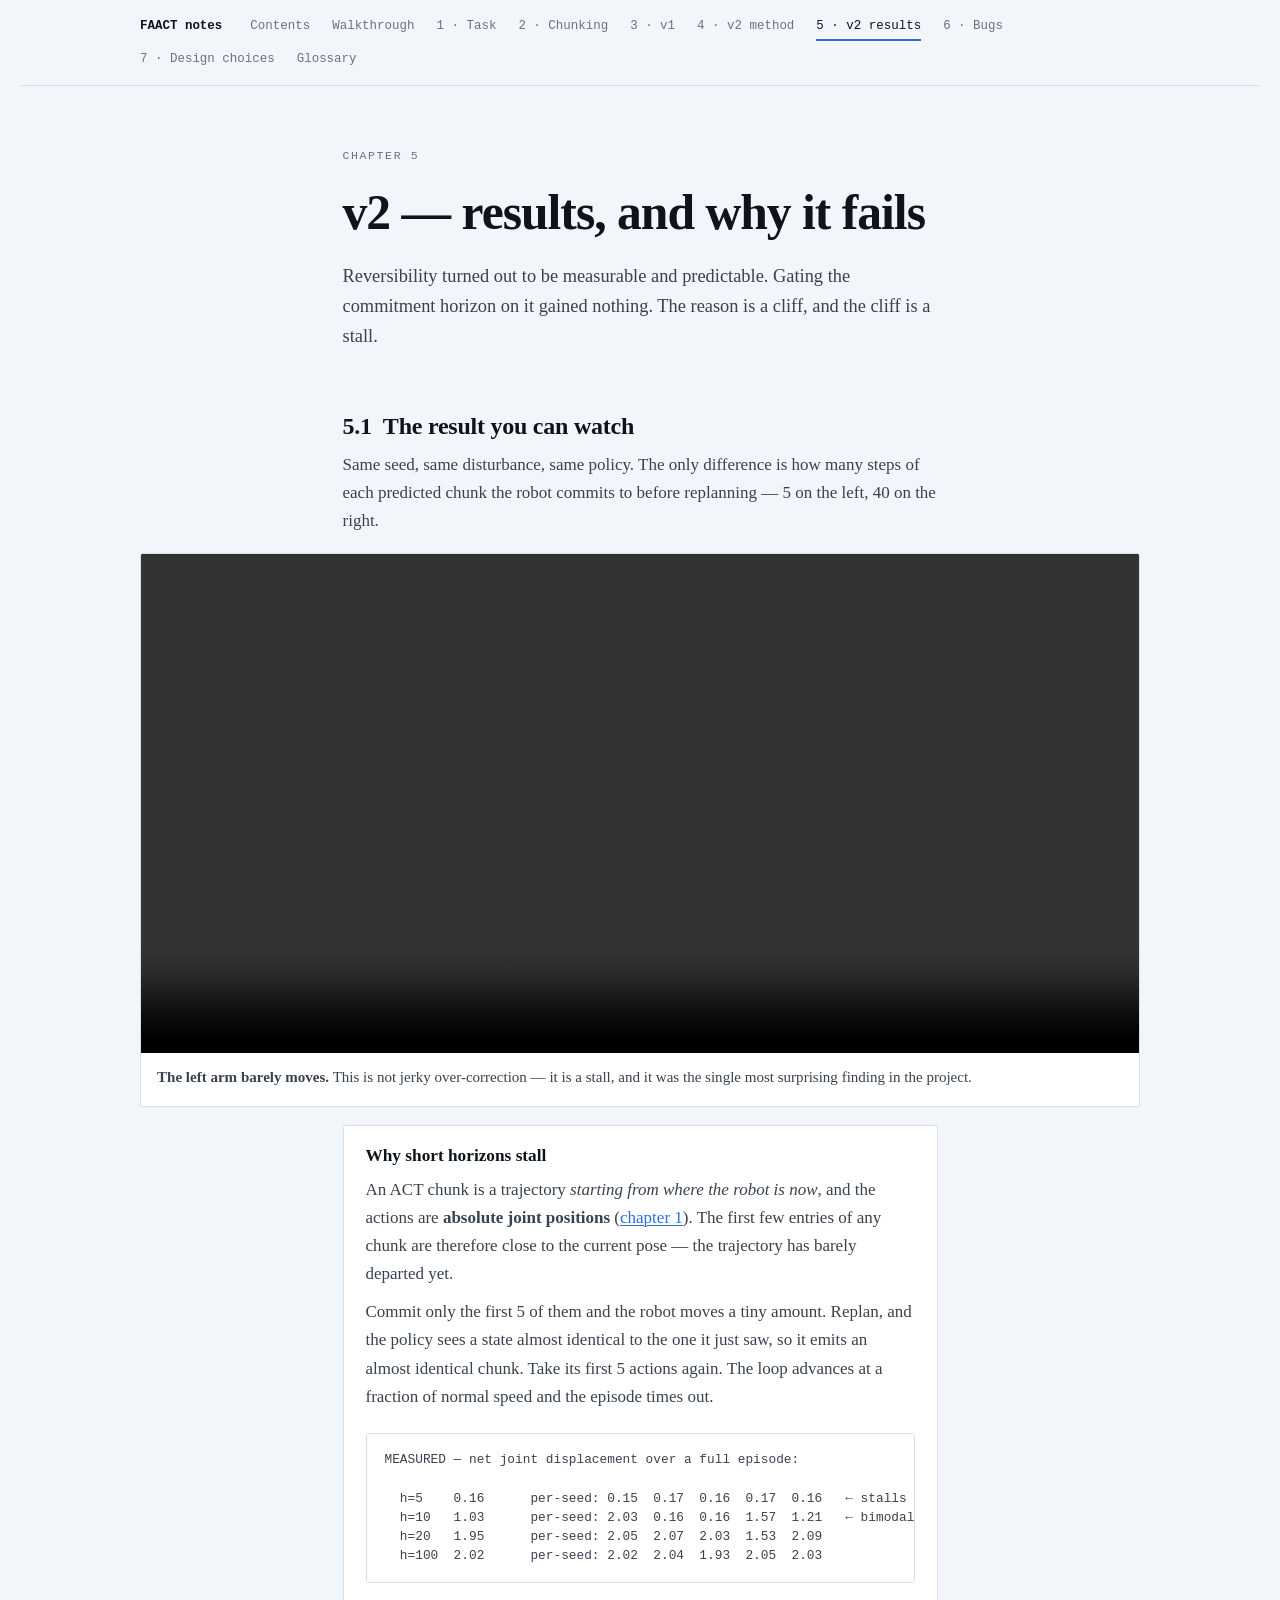
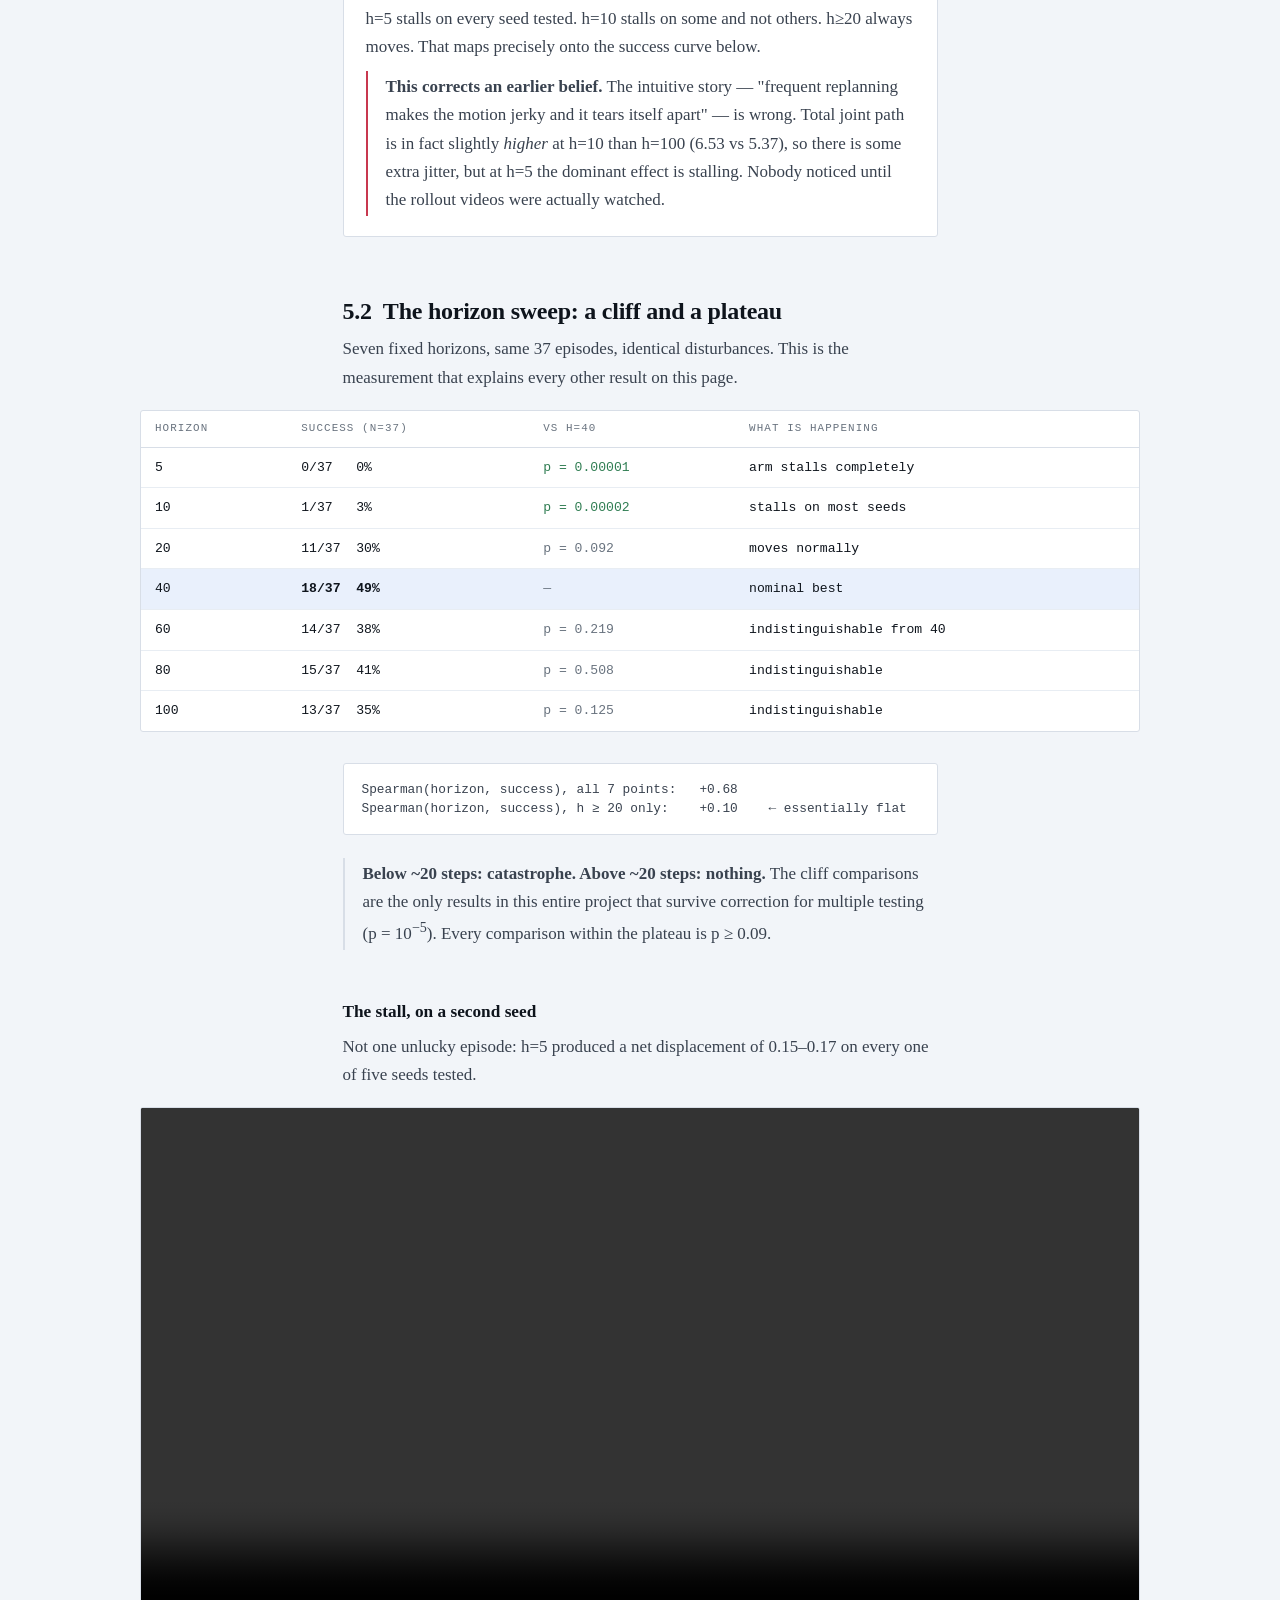
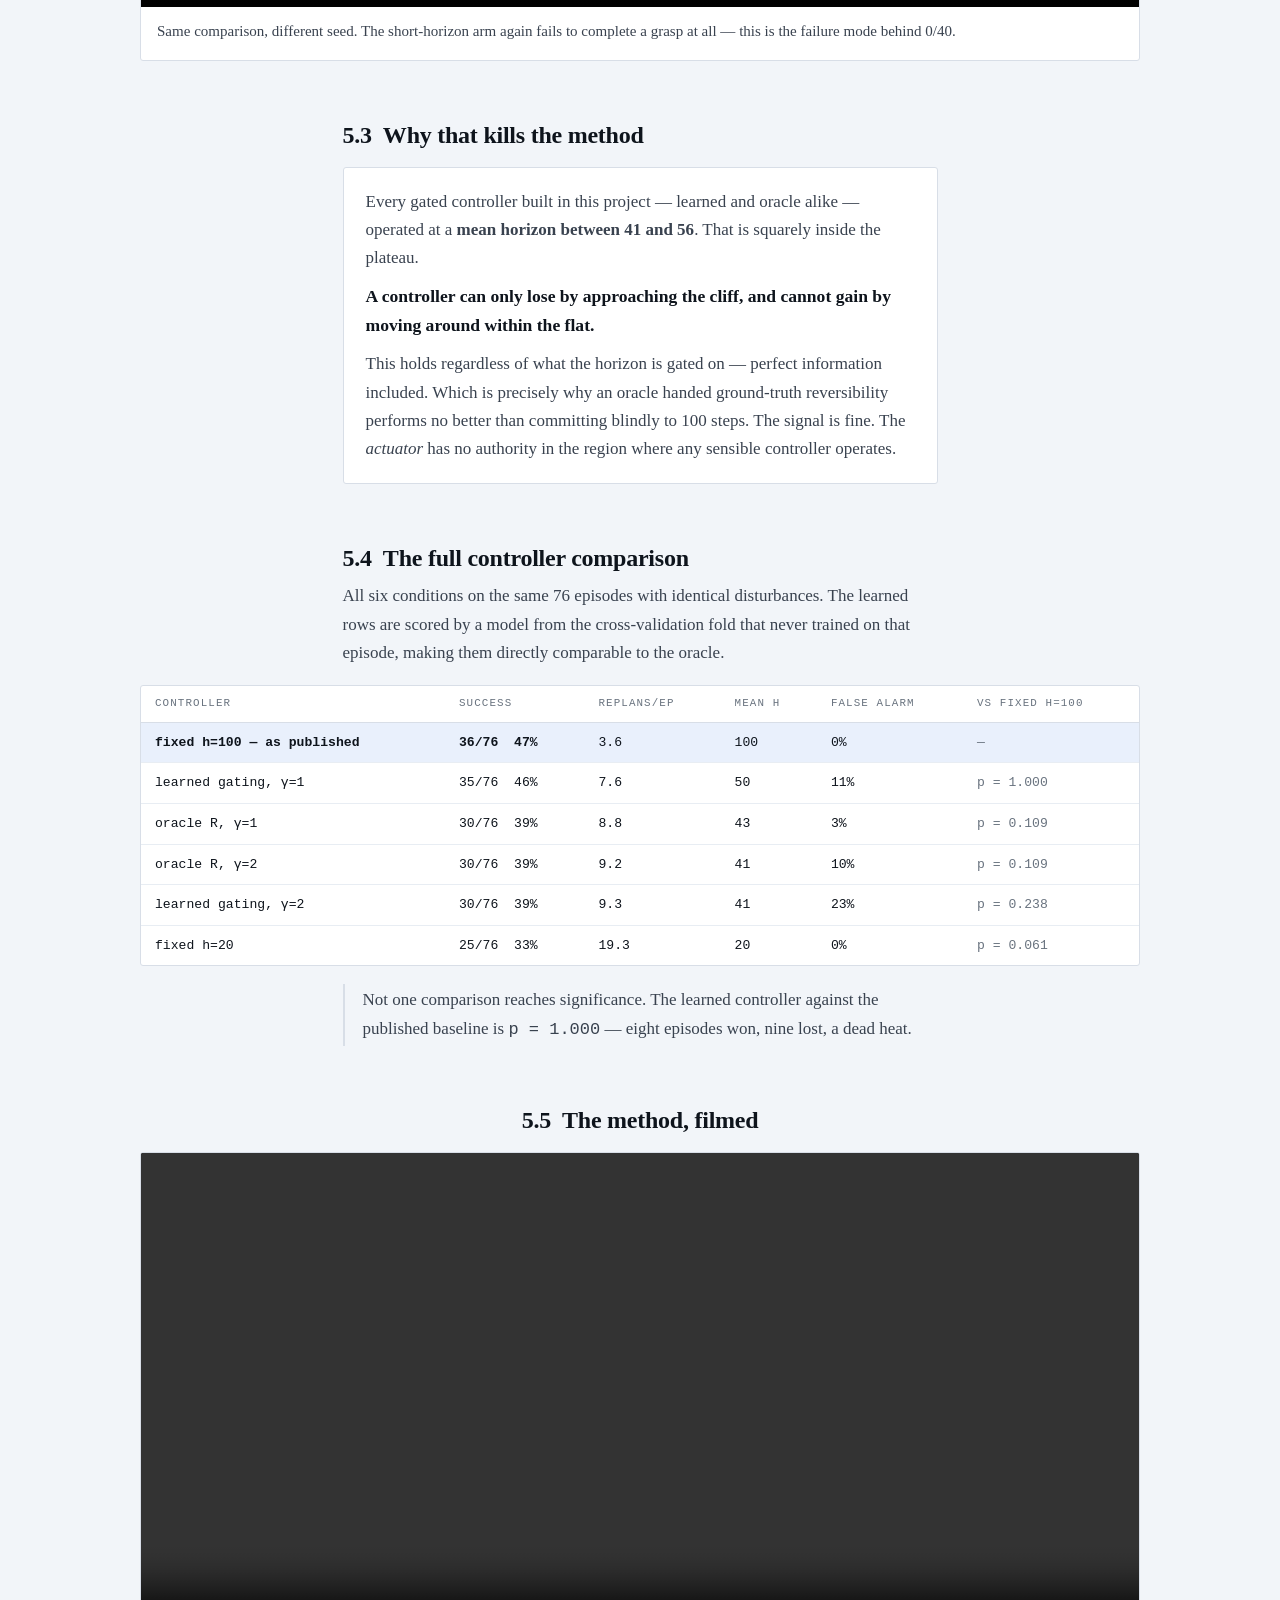
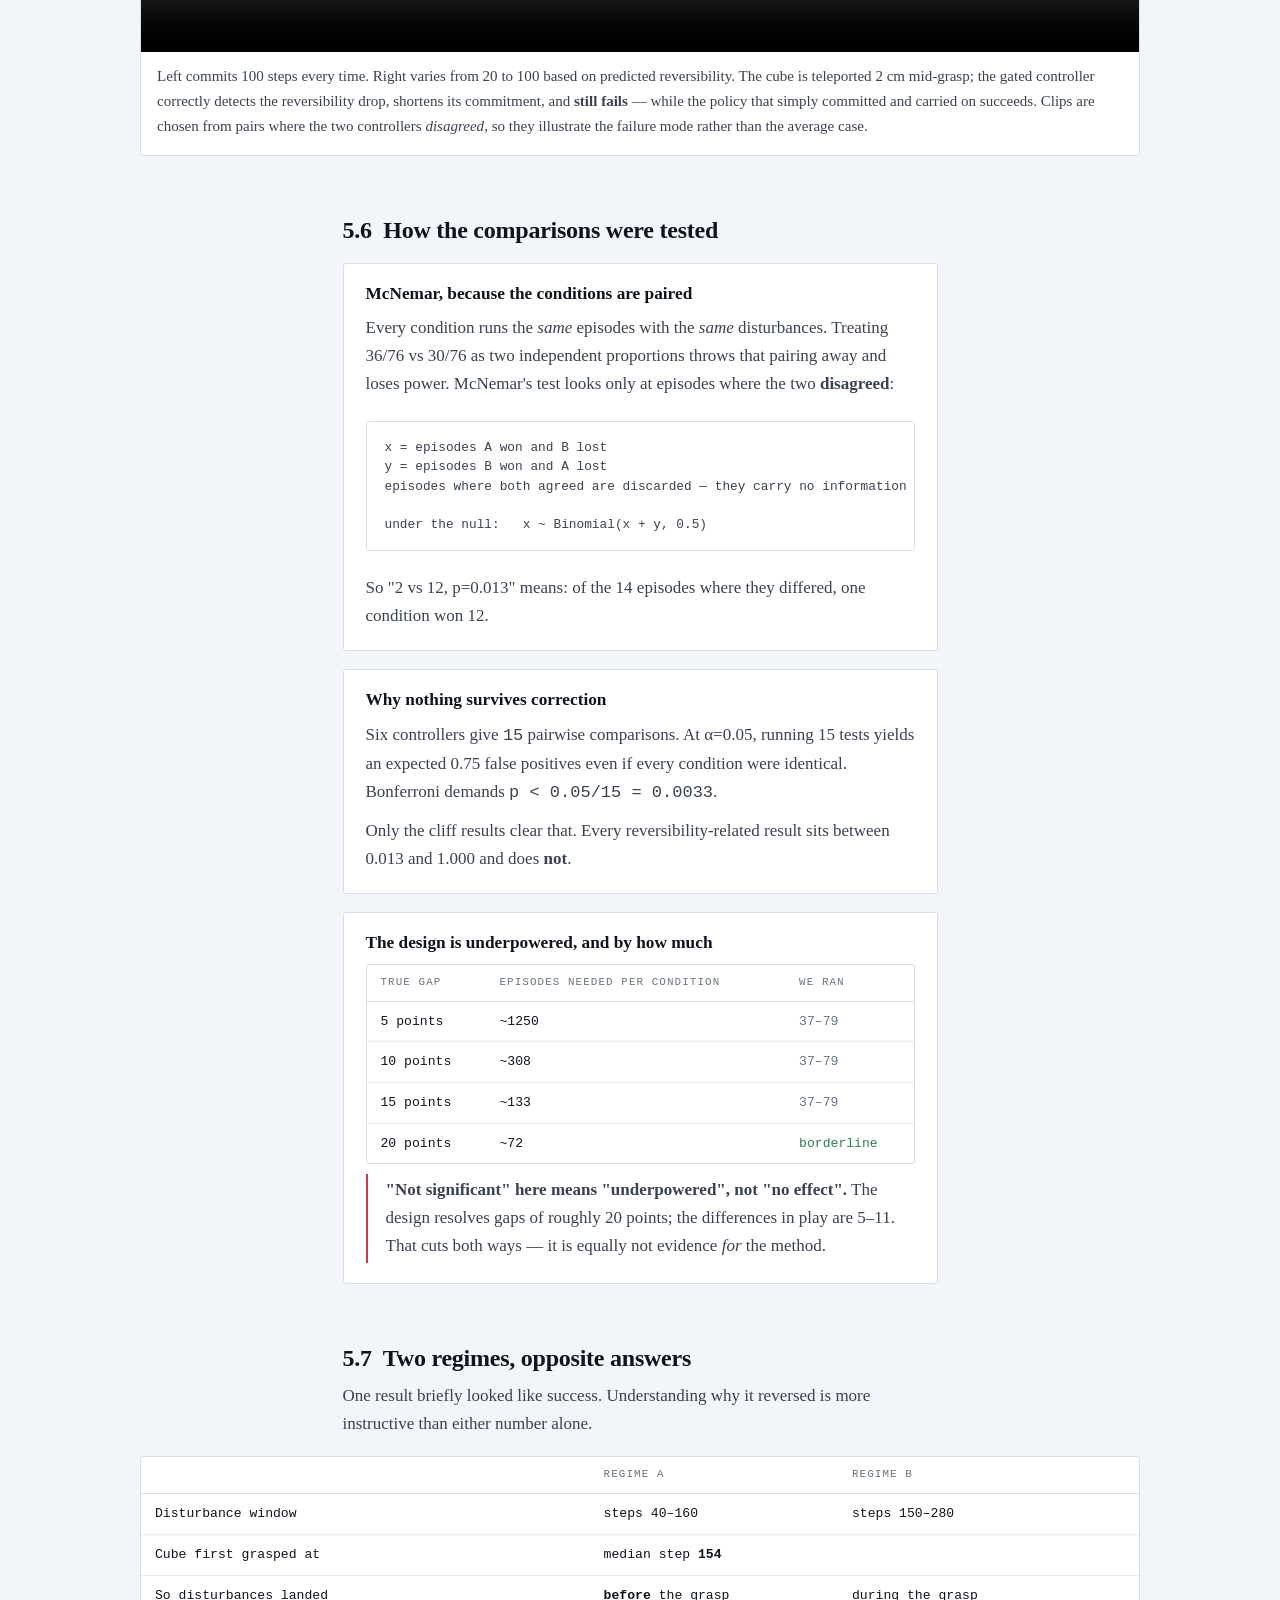
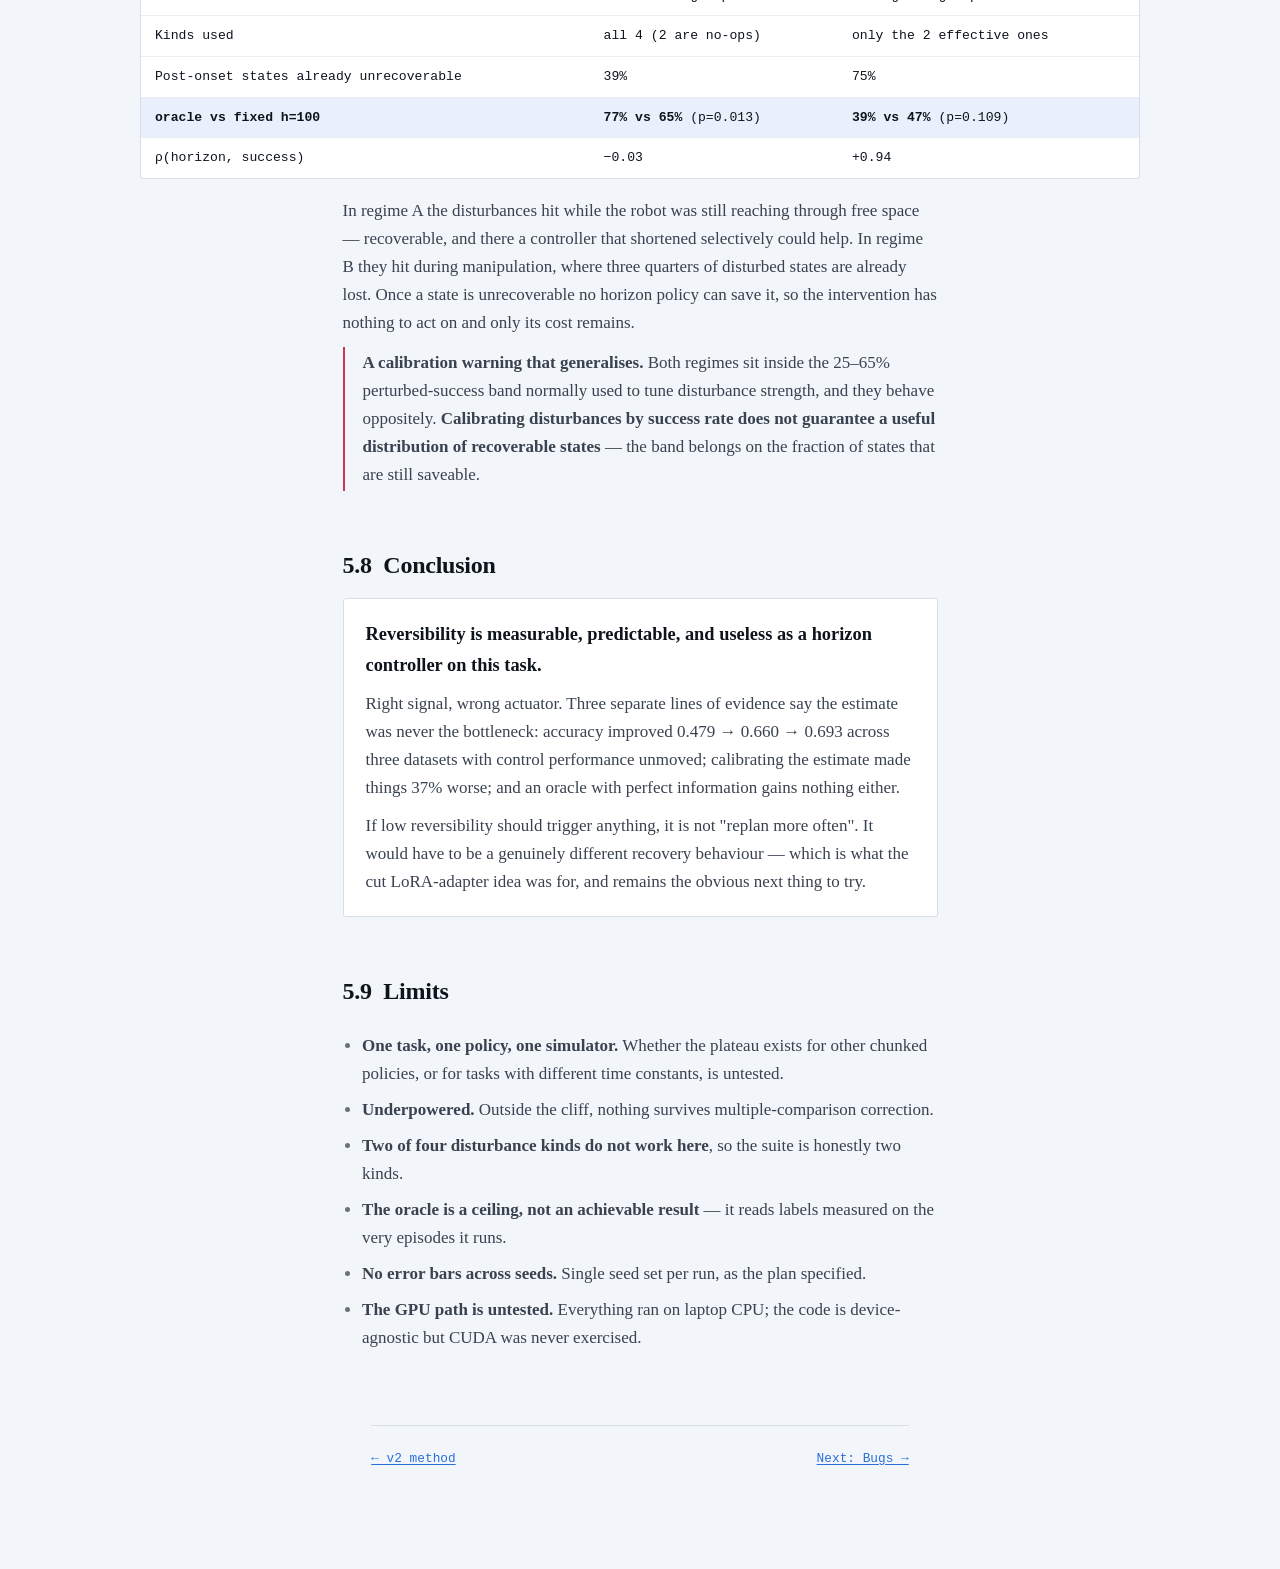
<file: site/v2-results.html>
<!doctype html><html lang="en"><head><meta charset="utf-8">
<meta name="viewport" content="width=device-width,initial-scale=1">
<title>v2 results — FAACT notes</title><link rel="stylesheet" href="style.css"></head><body>
<nav class="top"><div class="inner"><span class="brand">FAACT notes</span>
<a href="index.html" >Contents</a>
<a href="walkthrough.html" >Walkthrough</a>
<a href="task.html" >1 &middot; Task</a>
<a href="background.html" >2 &middot; Chunking</a>
<a href="v1.html" >3 &middot; v1</a>
<a href="v2-method.html" >4 &middot; v2 method</a>
<a href="v2-results.html" class="here">5 &middot; v2 results</a>
<a href="bugs.html" >6 &middot; Bugs</a>
<a href="design.html" >7 &middot; Design choices</a>
<a href="glossary.html" >Glossary</a></div></nav>

<div class="wrap stack" style="padding-top:52px">
  <p class="eyebrow">Chapter 5</p>
  <h1>v2 — results, and why it fails</h1>
  <p style="font-size:1.15rem;color:var(--ink-2)">Reversibility turned out to be measurable and
  predictable. Gating the commitment horizon on it gained nothing. The reason is a cliff, and the
  cliff is a stall.</p>
</div>

<section class="wide stack">
  <div class="wrap stack-sm">
    <h2>5.1 &nbsp;The result you can watch</h2>
    <p style="color:var(--ink-2)">Same seed, same disturbance, same policy. The only difference is
    how many steps of each predicted chunk the robot commits to before replanning — 5 on the left,
    40 on the right.</p>
  </div>
  <figure class="vid">
    <video controls autoplay muted loop playsinline preload="metadata"
      src="videos/cliff_seed9203_actuation_noise.mp4"></video>
    <figcaption><b>The left arm barely moves.</b> This is not jerky over-correction — it is a
    stall, and it was the single most surprising finding in the project.</figcaption>
  </figure>
  <div class="wrap stack-sm">
    <div class="card stack-sm">
      <h3>Why short horizons stall</h3>
      <p style="color:var(--ink-2)">An ACT chunk is a trajectory <em>starting from where the robot
      is now</em>, and the actions are <b>absolute joint positions</b>
      (<a href="task.html">chapter 1</a>). The first few entries of any chunk are therefore close
      to the current pose — the trajectory has barely departed yet.</p>
      <p style="color:var(--ink-2)">Commit only the first 5 of them and the robot moves a tiny
      amount. Replan, and the policy sees a state almost identical to the one it just saw, so it
      emits an almost identical chunk. Take its first 5 actions again. The loop advances at a
      fraction of normal speed and the episode times out.</p>
      <pre>MEASURED — net joint displacement over a full episode:

  h=5    0.16      per-seed: 0.15  0.17  0.16  0.17  0.16   &larr; stalls every time
  h=10   1.03      per-seed: 2.03  0.16  0.16  1.57  1.21   &larr; bimodal, right at the edge
  h=20   1.95      per-seed: 2.05  2.07  2.03  1.53  2.09
  h=100  2.02      per-seed: 2.02  2.04  1.93  2.05  2.03</pre>
      <p style="color:var(--ink-2)">h=5 stalls on every seed tested. h=10 stalls on some and not
      others. h&ge;20 always moves. That maps precisely onto the success curve below.</p>
      <p class="note warn"><b>This corrects an earlier belief.</b> The intuitive story — "frequent
      replanning makes the motion jerky and it tears itself apart" — is wrong. Total joint path is
      in fact slightly <em>higher</em> at h=10 than h=100 (6.53 vs 5.37), so there is some extra
      jitter, but at h=5 the dominant effect is stalling. Nobody noticed until the rollout videos
      were actually watched.</p>
    </div>
  </div>
</section>

<section class="wide stack">
  <div class="wrap stack-sm">
    <h2>5.2 &nbsp;The horizon sweep: a cliff and a plateau</h2>
    <p style="color:var(--ink-2)">Seven fixed horizons, same 37 episodes, identical disturbances.
    This is the measurement that explains every other result on this page.</p>
  </div>
  <div class="scroll"><table>
    <thead><tr><th>Horizon</th><th>Success (n=37)</th><th>vs h=40</th><th>What is happening</th></tr></thead>
    <tbody>
      <tr><td>5</td><td>0/37 &nbsp;&nbsp;0%</td><td class="sig">p = 0.00001</td><td class="lead">arm stalls completely</td></tr>
      <tr><td>10</td><td>1/37 &nbsp;&nbsp;3%</td><td class="sig">p = 0.00002</td><td class="lead">stalls on most seeds</td></tr>
      <tr><td>20</td><td>11/37 &nbsp;30%</td><td class="ns">p = 0.092</td><td class="lead">moves normally</td></tr>
      <tr class="hi"><td>40</td><td><b>18/37 &nbsp;49%</b></td><td class="ns">&mdash;</td><td class="lead">nominal best</td></tr>
      <tr><td>60</td><td>14/37 &nbsp;38%</td><td class="ns">p = 0.219</td><td class="lead">indistinguishable from 40</td></tr>
      <tr><td>80</td><td>15/37 &nbsp;41%</td><td class="ns">p = 0.508</td><td class="lead">indistinguishable</td></tr>
      <tr><td>100</td><td>13/37 &nbsp;35%</td><td class="ns">p = 0.125</td><td class="lead">indistinguishable</td></tr>
    </tbody>
  </table></div>
  <div class="wrap stack-sm">
    <pre>Spearman(horizon, success), all 7 points:   +0.68
Spearman(horizon, success), h &ge; 20 only:    +0.10    &larr; essentially flat</pre>
    <p class="note"><b>Below ~20 steps: catastrophe. Above ~20 steps: nothing.</b> The cliff
    comparisons are the only results in this entire project that survive correction for multiple
    testing (p = 10<sup>&minus;5</sup>). Every comparison within the plateau is
    p &ge; 0.09.</p>
  </div>
</section>

<section class="wide stack">
  <div class="wrap stack-sm"><h3>The stall, on a second seed</h3>
  <p style="color:var(--ink-2)">Not one unlucky episode: h=5 produced a net displacement of
  0.15&ndash;0.17 on every one of five seeds tested.</p></div>
  <figure class="vid">
    <video controls autoplay muted loop playsinline preload="metadata"
      src="videos/cliff_seed9201_actuation_noise.mp4"></video>
    <figcaption>Same comparison, different seed. The short-horizon arm again fails to complete a
    grasp at all &mdash; this is the failure mode behind 0/40.</figcaption>
  </figure>
</section>

<section class="wrap stack">
  <h2>5.3 &nbsp;Why that kills the method</h2>
  <div class="card stack-sm">
    <p style="color:var(--ink-2)">Every gated controller built in this project — learned and
    oracle alike — operated at a <b>mean horizon between 41 and 56</b>. That is squarely inside
    the plateau.</p>
    <p style="font-size:1.1rem"><b>A controller can only lose by approaching the cliff, and cannot
    gain by moving around within the flat.</b></p>
    <p style="color:var(--ink-2)">This holds regardless of what the horizon is gated on — perfect
    information included. Which is precisely why an oracle handed ground-truth reversibility
    performs no better than committing blindly to 100 steps. The signal is fine. The
    <em>actuator</em> has no authority in the region where any sensible controller operates.</p>
  </div>
</section>

<section class="wide stack">
  <div class="wrap stack-sm">
    <h2>5.4 &nbsp;The full controller comparison</h2>
    <p style="color:var(--ink-2)">All six conditions on the same 76 episodes with identical
    disturbances. The learned rows are scored by a model from the cross-validation fold that never
    trained on that episode, making them directly comparable to the oracle.</p>
  </div>
  <div class="scroll"><table>
    <thead><tr><th>Controller</th><th>Success</th><th>Replans/ep</th><th>Mean h</th><th>False alarm</th><th>vs fixed h=100</th></tr></thead>
    <tbody>
      <tr class="hi"><td class="lead"><b>fixed h=100 — as published</b></td><td><b>36/76 &nbsp;47%</b></td><td>3.6</td><td>100</td><td>0%</td><td class="ns">&mdash;</td></tr>
      <tr><td class="lead">learned gating, &gamma;=1</td><td>35/76 &nbsp;46%</td><td>7.6</td><td>50</td><td>11%</td><td class="ns">p = 1.000</td></tr>
      <tr><td class="lead">oracle R, &gamma;=1</td><td>30/76 &nbsp;39%</td><td>8.8</td><td>43</td><td>3%</td><td class="ns">p = 0.109</td></tr>
      <tr><td class="lead">oracle R, &gamma;=2</td><td>30/76 &nbsp;39%</td><td>9.2</td><td>41</td><td>10%</td><td class="ns">p = 0.109</td></tr>
      <tr><td class="lead">learned gating, &gamma;=2</td><td>30/76 &nbsp;39%</td><td>9.3</td><td>41</td><td>23%</td><td class="ns">p = 0.238</td></tr>
      <tr><td class="lead">fixed h=20</td><td>25/76 &nbsp;33%</td><td>19.3</td><td>20</td><td>0%</td><td class="ns">p = 0.061</td></tr>
    </tbody>
  </table></div>
  <div class="wrap"><p class="note">Not one comparison reaches significance. The learned
  controller against the published baseline is <span class="num">p = 1.000</span> — eight episodes
  won, nine lost, a dead heat.</p></div>
</section>

<section class="wide stack">
  <div class="wrap stack-sm">
    <h2>5.5 &nbsp;The method, filmed</h2>
  </div>
  <figure class="vid">
    <video controls autoplay muted loop playsinline preload="metadata"
      src="videos/gated_seed8500_object_displace.mp4"></video>
    <figcaption>Left commits 100 steps every time. Right varies from 20 to 100 based on predicted
    reversibility. The cube is teleported 2&nbsp;cm mid-grasp; the gated controller correctly
    detects the reversibility drop, shortens its commitment, and <b>still fails</b> — while the
    policy that simply committed and carried on succeeds. Clips are chosen from pairs where the two
    controllers <em>disagreed</em>, so they illustrate the failure mode rather than the average
    case.</figcaption>
  </figure>
</section>

<section class="wrap stack">
  <h2>5.6 &nbsp;How the comparisons were tested</h2>
  <div class="card stack-sm">
    <h3>McNemar, because the conditions are paired</h3>
    <p style="color:var(--ink-2)">Every condition runs the <em>same</em> episodes with the
    <em>same</em> disturbances. Treating 36/76 vs 30/76 as two independent proportions throws that
    pairing away and loses power. McNemar's test looks only at episodes where the two
    <b>disagreed</b>:</p>
    <pre>x = episodes A won and B lost
y = episodes B won and A lost
episodes where both agreed are discarded — they carry no information

under the null:   x ~ Binomial(x + y, 0.5)</pre>
    <p style="color:var(--ink-2)">So "2 vs 12, p=0.013" means: of the 14 episodes where they
    differed, one condition won 12.</p>
  </div>
  <div class="card stack-sm">
    <h3>Why nothing survives correction</h3>
    <p style="color:var(--ink-2)">Six controllers give <span class="num">15</span> pairwise
    comparisons. At &alpha;=0.05, running 15 tests yields an expected 0.75 false positives even if
    every condition were identical. Bonferroni demands
    <span class="num">p &lt; 0.05/15 = 0.0033</span>.</p>
    <p style="color:var(--ink-2)">Only the cliff results clear that. Every reversibility-related
    result sits between 0.013 and 1.000 and does <b>not</b>.</p>
  </div>
  <div class="card stack-sm">
    <h3>The design is underpowered, and by how much</h3>
    <div class="scroll"><table>
      <thead><tr><th>True gap</th><th>Episodes needed per condition</th><th>We ran</th></tr></thead>
      <tbody>
        <tr><td>5 points</td><td>~1250</td><td class="ns">37&ndash;79</td></tr>
        <tr><td>10 points</td><td>~308</td><td class="ns">37&ndash;79</td></tr>
        <tr><td>15 points</td><td>~133</td><td class="ns">37&ndash;79</td></tr>
        <tr><td>20 points</td><td>~72</td><td class="sig">borderline</td></tr>
      </tbody>
    </table></div>
    <p class="note warn"><b>"Not significant" here means "underpowered", not "no effect".</b> The
    design resolves gaps of roughly 20 points; the differences in play are 5&ndash;11. That cuts
    both ways — it is equally not evidence <em>for</em> the method.</p>
  </div>
</section>

<section class="wide stack">
  <div class="wrap stack-sm">
    <h2>5.7 &nbsp;Two regimes, opposite answers</h2>
    <p style="color:var(--ink-2)">One result briefly looked like success. Understanding why it
    reversed is more instructive than either number alone.</p>
  </div>
  <div class="scroll"><table>
    <thead><tr><th></th><th>Regime A</th><th>Regime B</th></tr></thead>
    <tbody>
      <tr><td class="lead">Disturbance window</td><td>steps 40&ndash;160</td><td>steps 150&ndash;280</td></tr>
      <tr><td class="lead">Cube first grasped at</td><td colspan="2">median step <b>154</b></td></tr>
      <tr><td class="lead">So disturbances landed</td><td><b>before</b> the grasp</td><td>during the grasp</td></tr>
      <tr><td class="lead">Kinds used</td><td>all 4 (2 are no-ops)</td><td>only the 2 effective ones</td></tr>
      <tr><td class="lead">Post-onset states already unrecoverable</td><td>39%</td><td>75%</td></tr>
      <tr class="hi"><td class="lead"><b>oracle vs fixed h=100</b></td><td><b>77% vs 65%</b> (p=0.013)</td><td><b>39% vs 47%</b> (p=0.109)</td></tr>
      <tr><td class="lead">&rho;(horizon, success)</td><td>&minus;0.03</td><td>+0.94</td></tr>
    </tbody>
  </table></div>
  <div class="wrap stack-sm">
    <p style="color:var(--ink-2)">In regime A the disturbances hit while the robot was still
    reaching through free space — recoverable, and there a controller that shortened selectively
    could help. In regime B they hit during manipulation, where three quarters of disturbed states
    are already lost. Once a state is unrecoverable no horizon policy can save it, so the
    intervention has nothing to act on and only its cost remains.</p>
    <p class="note warn"><b>A calibration warning that generalises.</b> Both regimes sit inside the
    25&ndash;65% perturbed-success band normally used to tune disturbance strength, and they behave
    oppositely. <b>Calibrating disturbances by success rate does not guarantee a useful
    distribution of recoverable states</b> — the band belongs on the fraction of states that are
    still saveable.</p>
  </div>
</section>

<section class="wrap stack">
  <h2>5.8 &nbsp;Conclusion</h2>
  <div class="card stack-sm">
    <p style="font-size:1.15rem"><b>Reversibility is measurable, predictable, and useless as a
    horizon controller on this task.</b></p>
    <p style="color:var(--ink-2)">Right signal, wrong actuator. Three separate lines of evidence
    say the estimate was never the bottleneck: accuracy improved 0.479 &rarr; 0.660 &rarr; 0.693
    across three datasets with control performance unmoved; calibrating the estimate made things
    37% worse; and an oracle with perfect information gains nothing either.</p>
    <p style="color:var(--ink-2)">If low reversibility should trigger anything, it is not
    "replan more often". It would have to be a genuinely different recovery behaviour — which is
    what the cut LoRA-adapter idea was for, and remains the obvious next thing to try.</p>
  </div>
</section>

<section class="wrap stack">
  <h2>5.9 &nbsp;Limits</h2>
  <ul>
    <li><b>One task, one policy, one simulator.</b> Whether the plateau exists for other chunked
    policies, or for tasks with different time constants, is untested.</li>
    <li><b>Underpowered.</b> Outside the cliff, nothing survives multiple-comparison correction.</li>
    <li><b>Two of four disturbance kinds do not work here</b>, so the suite is honestly two kinds.</li>
    <li><b>The oracle is a ceiling, not an achievable result</b> — it reads labels measured on the
    very episodes it runs.</li>
    <li><b>No error bars across seeds.</b> Single seed set per run, as the plan specified.</li>
    <li><b>The GPU path is untested.</b> Everything ran on laptop CPU; the code is device-agnostic
    but CUDA was never exercised.</li>
  </ul>
</section>

<div class="wrap pager"><a href="v2-method.html">&larr; v2 method</a><a href="bugs.html">Next: Bugs &rarr;</a></div>
</body></html>
</file>
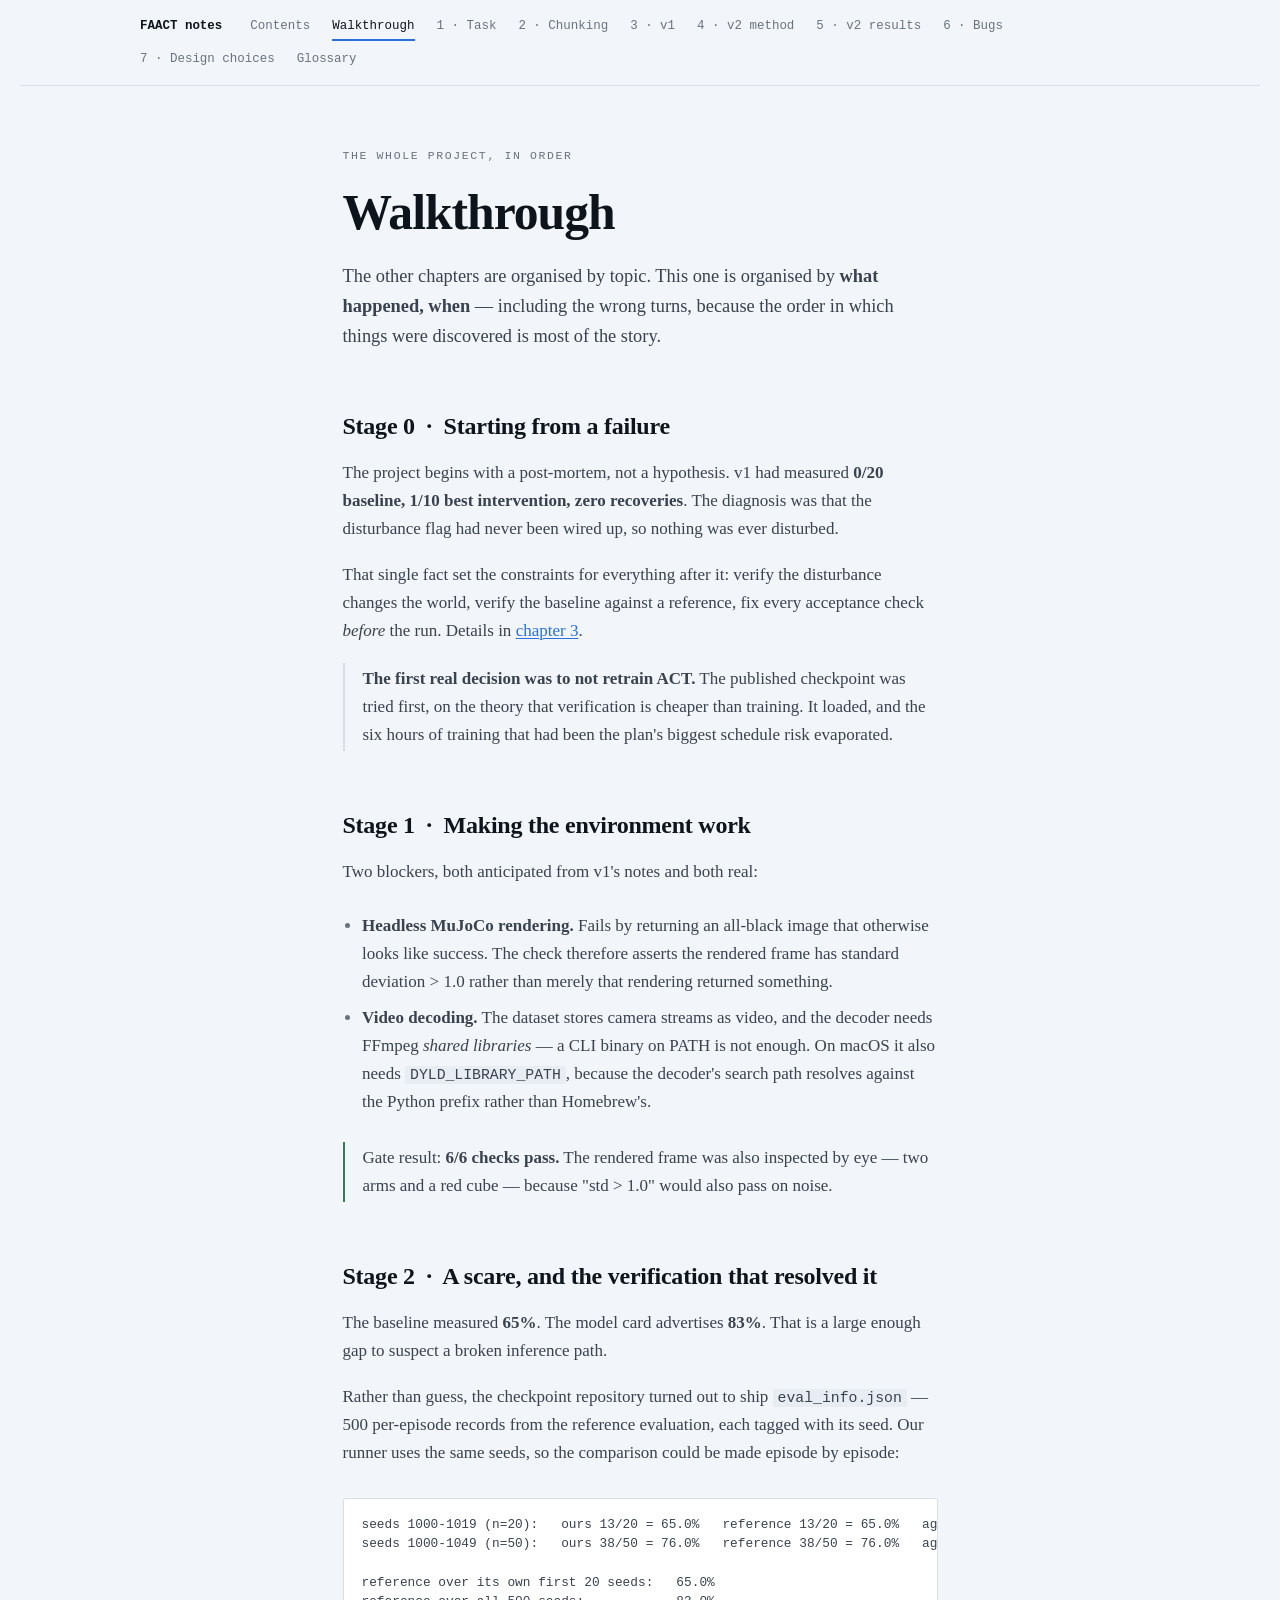
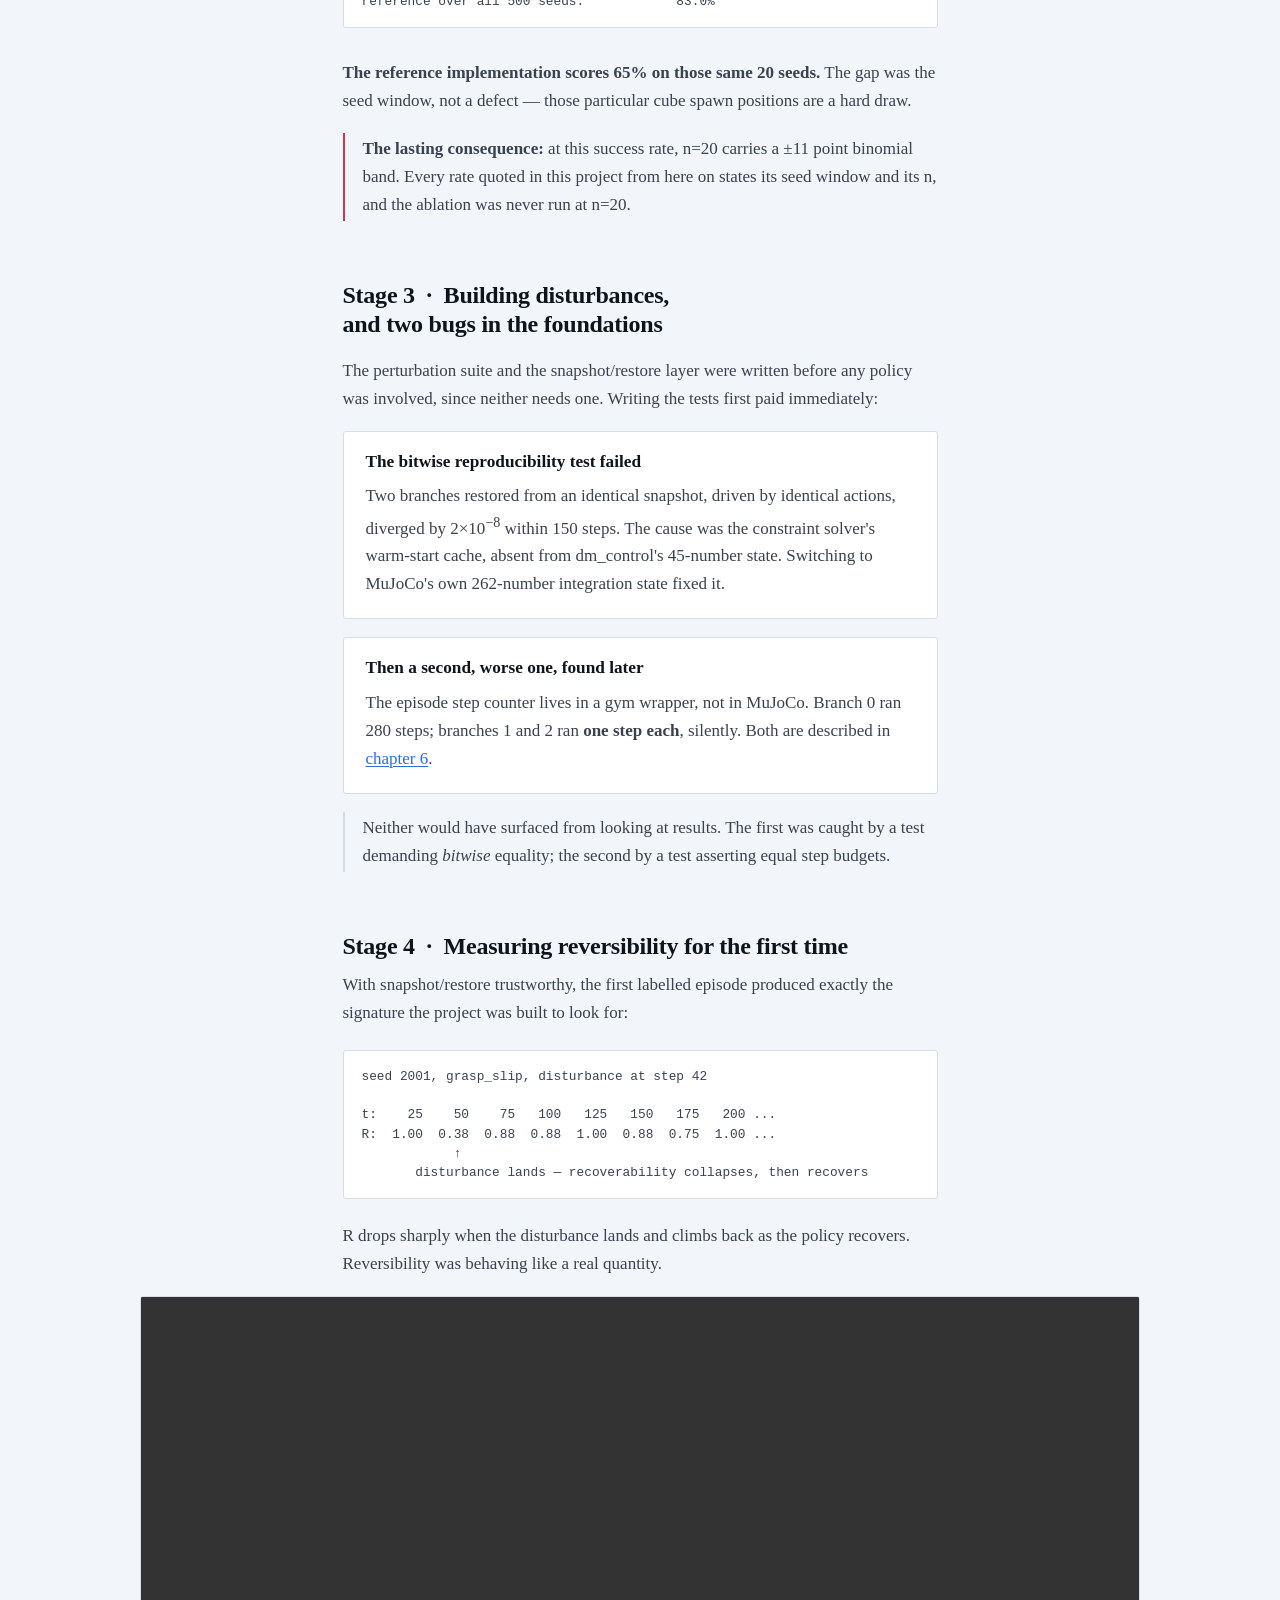
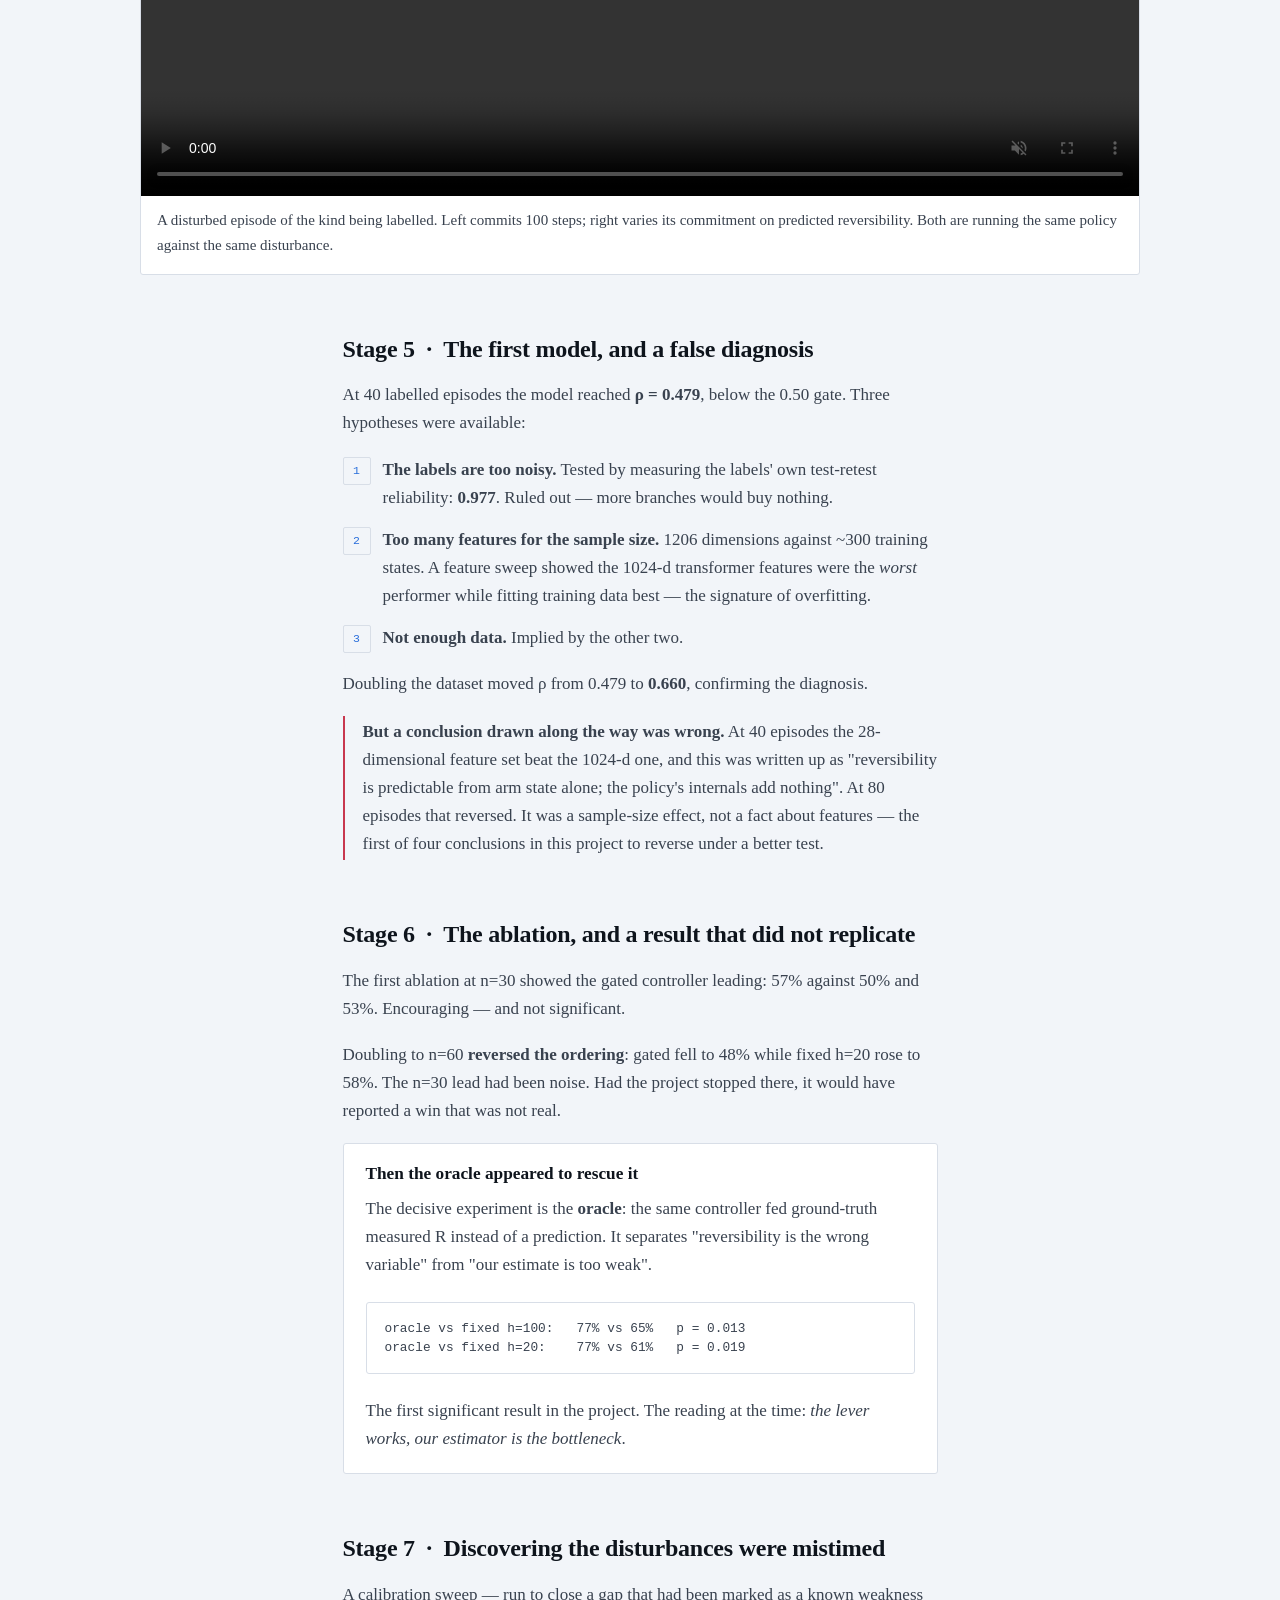
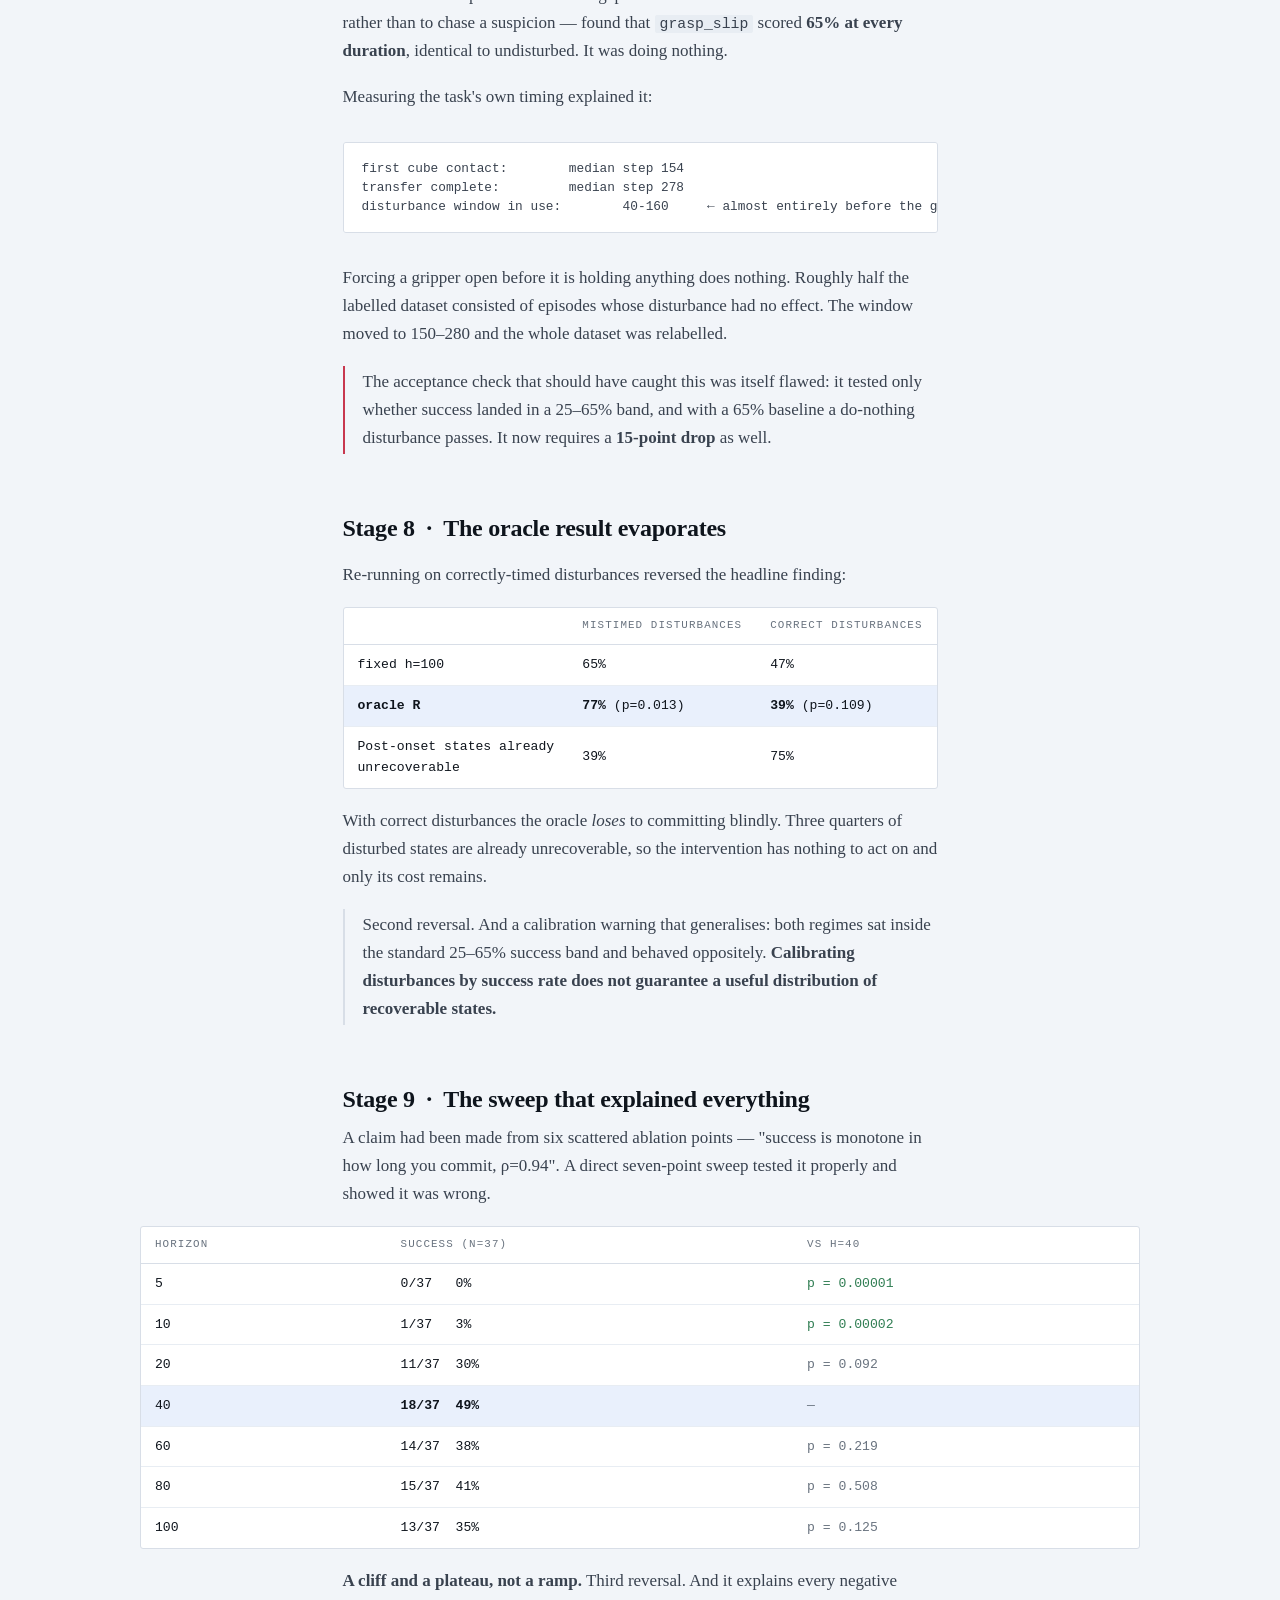
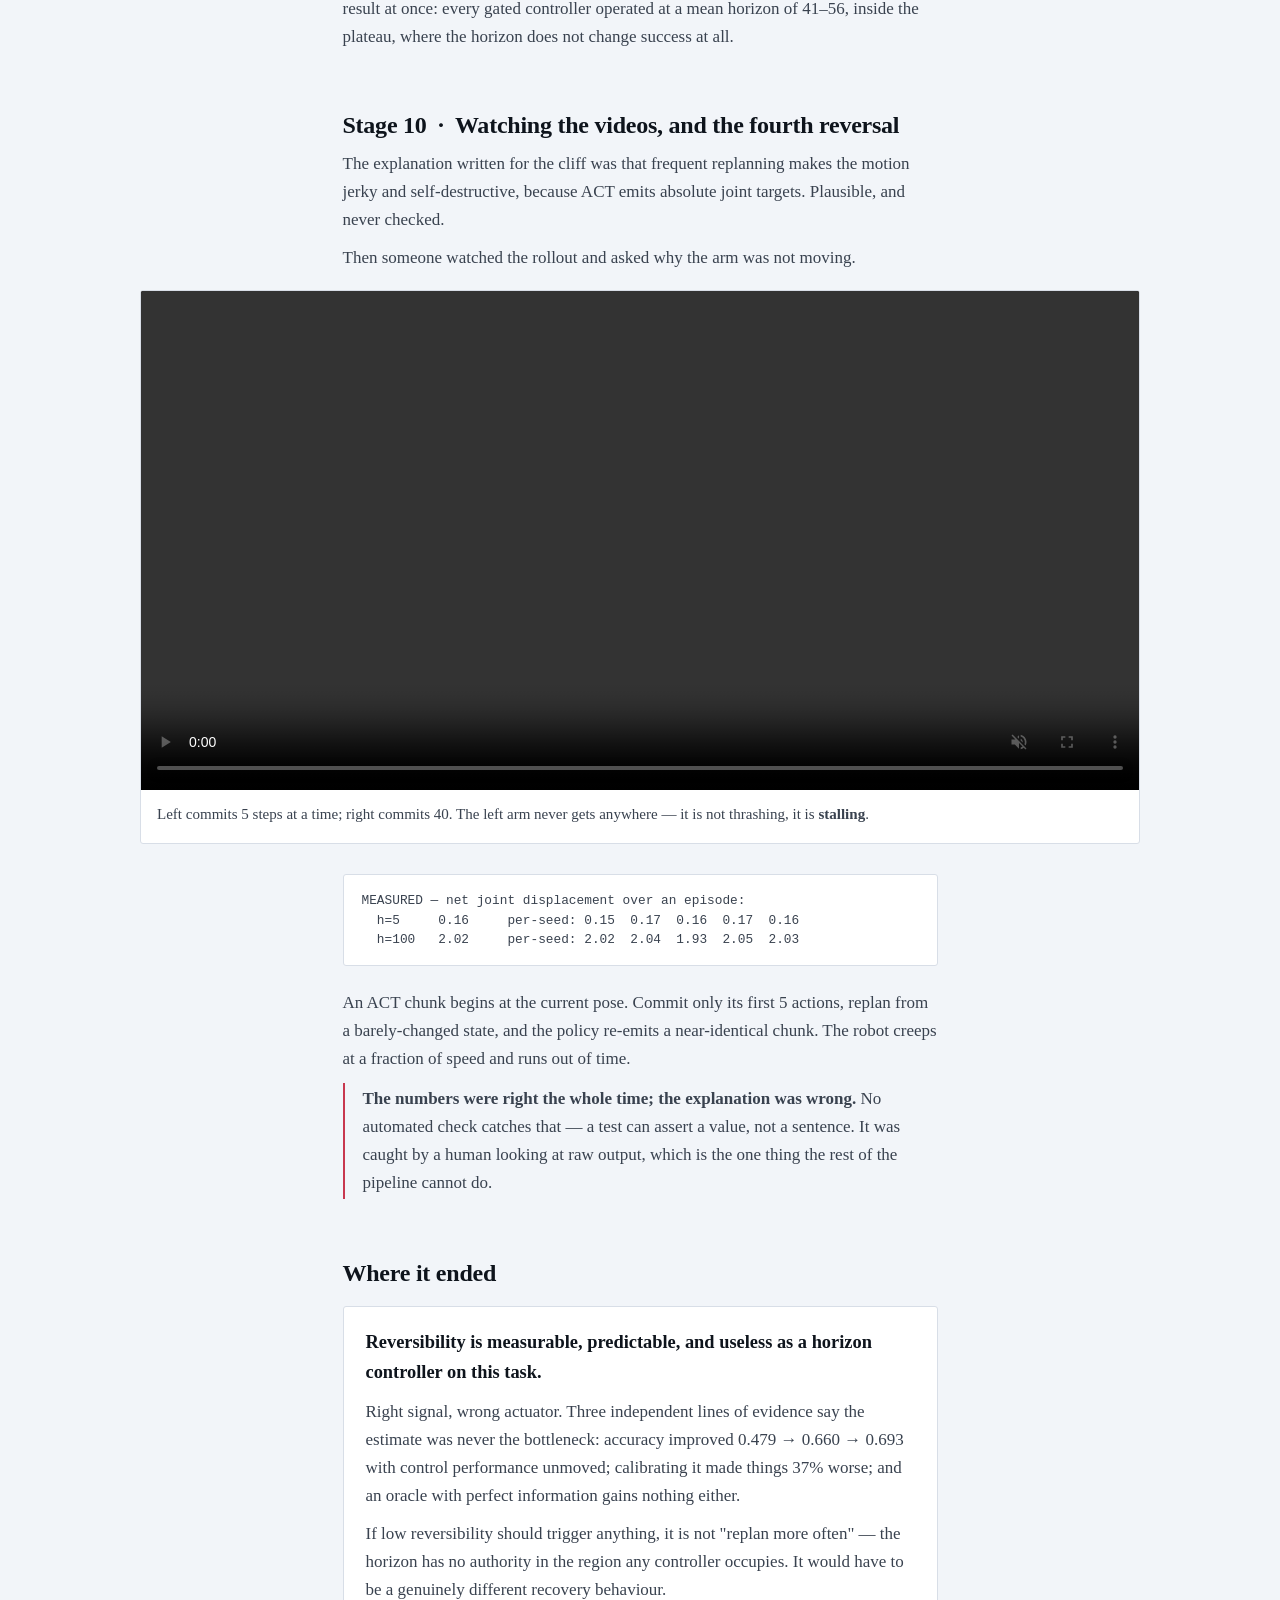
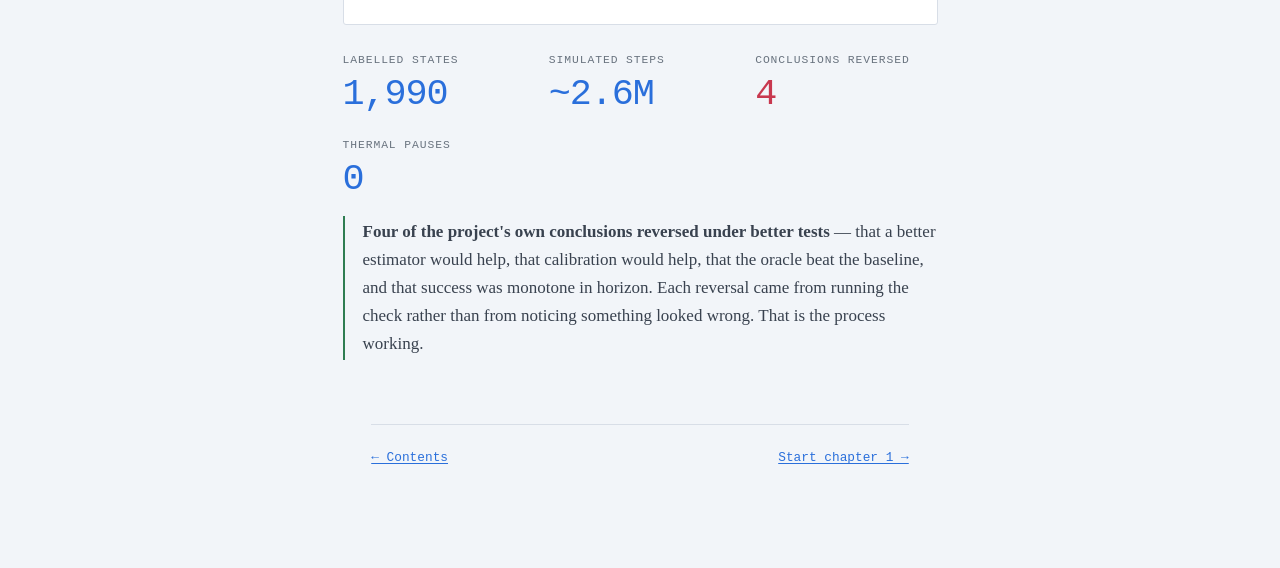
<file: site/walkthrough.html>
<!doctype html><html lang="en"><head><meta charset="utf-8">
<meta name="viewport" content="width=device-width,initial-scale=1">
<title>Walkthrough — FAACT notes</title><link rel="stylesheet" href="style.css"></head><body>
<nav class="top"><div class="inner"><span class="brand">FAACT notes</span>
<a href="index.html" >Contents</a>
<a href="walkthrough.html" class="here">Walkthrough</a>
<a href="task.html" >1 &middot; Task</a>
<a href="background.html" >2 &middot; Chunking</a>
<a href="v1.html" >3 &middot; v1</a>
<a href="v2-method.html" >4 &middot; v2 method</a>
<a href="v2-results.html" >5 &middot; v2 results</a>
<a href="bugs.html" >6 &middot; Bugs</a>
<a href="design.html" >7 &middot; Design choices</a>
<a href="glossary.html" >Glossary</a></div></nav>

<div class="wrap stack" style="padding-top:52px">
  <p class="eyebrow">The whole project, in order</p>
  <h1>Walkthrough</h1>
  <p style="font-size:1.15rem;color:var(--ink-2)">The other chapters are organised by topic. This
  one is organised by <b>what happened, when</b> — including the wrong turns, because the order in
  which things were discovered is most of the story.</p>
</div>

<section class="wrap stack">
  <h2>Stage 0 &nbsp;&middot;&nbsp; Starting from a failure</h2>
  <p style="color:var(--ink-2)">The project begins with a post-mortem, not a hypothesis. v1 had
  measured <b>0/20 baseline, 1/10 best intervention, zero recoveries</b>. The diagnosis was that
  the disturbance flag had never been wired up, so nothing was ever disturbed.</p>
  <p style="color:var(--ink-2)">That single fact set the constraints for everything after it:
  verify the disturbance changes the world, verify the baseline against a reference, fix every
  acceptance check <em>before</em> the run. Details in <a href="v1.html">chapter 3</a>.</p>
  <p class="note"><b>The first real decision was to not retrain ACT.</b> The published checkpoint
  was tried first, on the theory that verification is cheaper than training. It loaded, and the
  six hours of training that had been the plan's biggest schedule risk evaporated.</p>
</section>

<section class="wrap stack">
  <h2>Stage 1 &nbsp;&middot;&nbsp; Making the environment work</h2>
  <p style="color:var(--ink-2)">Two blockers, both anticipated from v1's notes and both real:</p>
  <ul>
    <li><b>Headless MuJoCo rendering.</b> Fails by returning an all-black image that otherwise
    looks like success. The check therefore asserts the rendered frame has standard deviation
    &gt; 1.0 rather than merely that rendering returned something.</li>
    <li><b>Video decoding.</b> The dataset stores camera streams as video, and the decoder needs
    FFmpeg <em>shared libraries</em> — a CLI binary on PATH is not enough. On macOS it also needs
    <code>DYLD_LIBRARY_PATH</code>, because the decoder's search path resolves against the Python
    prefix rather than Homebrew's.</li>
  </ul>
  <p class="note good">Gate result: <b>6/6 checks pass.</b> The rendered frame was also inspected
  by eye — two arms and a red cube — because "std &gt; 1.0" would also pass on noise.</p>
</section>

<section class="wrap stack">
  <h2>Stage 2 &nbsp;&middot;&nbsp; A scare, and the verification that resolved it</h2>
  <p style="color:var(--ink-2)">The baseline measured <b>65%</b>. The model card advertises
  <b>83%</b>. That is a large enough gap to suspect a broken inference path.</p>
  <p style="color:var(--ink-2)">Rather than guess, the checkpoint repository turned out to ship
  <code>eval_info.json</code> — 500 per-episode records from the reference evaluation, each tagged
  with its seed. Our runner uses the same seeds, so the comparison could be made episode by
  episode:</p>
  <pre>seeds 1000-1019 (n=20):   ours 13/20 = 65.0%   reference 13/20 = 65.0%   agreement 20/20
seeds 1000-1049 (n=50):   ours 38/50 = 76.0%   reference 38/50 = 76.0%   agreement 48/50

reference over its own first 20 seeds:   65.0%
reference over all 500 seeds:            83.0%</pre>
  <p style="color:var(--ink-2)"><b>The reference implementation scores 65% on those same 20
  seeds.</b> The gap was the seed window, not a defect — those particular cube spawn positions are
  a hard draw.</p>
  <p class="note warn"><b>The lasting consequence:</b> at this success rate, n=20 carries a
  &plusmn;11 point binomial band. Every rate quoted in this project from here on states its seed
  window and its n, and the ablation was never run at n=20.</p>
</section>

<section class="wrap stack">
  <h2>Stage 3 &nbsp;&middot;&nbsp; Building disturbances, and two bugs in the foundations</h2>
  <p style="color:var(--ink-2)">The perturbation suite and the snapshot/restore layer were written
  before any policy was involved, since neither needs one. Writing the tests first paid immediately:</p>
  <div class="card stack-sm">
    <h3>The bitwise reproducibility test failed</h3>
    <p style="color:var(--ink-2)">Two branches restored from an identical snapshot, driven by
    identical actions, diverged by 2&times;10<sup>&minus;8</sup> within 150 steps. The cause was
    the constraint solver's warm-start cache, absent from dm_control's 45-number state. Switching
    to MuJoCo's own 262-number integration state fixed it.</p>
  </div>
  <div class="card stack-sm">
    <h3>Then a second, worse one, found later</h3>
    <p style="color:var(--ink-2)">The episode step counter lives in a gym wrapper, not in MuJoCo.
    Branch 0 ran 280 steps; branches 1 and 2 ran <b>one step each</b>, silently. Both are described
    in <a href="bugs.html">chapter 6</a>.</p>
  </div>
  <p class="note">Neither would have surfaced from looking at results. The first was caught by a
  test demanding <em>bitwise</em> equality; the second by a test asserting equal step budgets.</p>
</section>

<section class="wide stack">
  <div class="wrap stack-sm">
    <h2>Stage 4 &nbsp;&middot;&nbsp; Measuring reversibility for the first time</h2>
    <p style="color:var(--ink-2)">With snapshot/restore trustworthy, the first labelled episode
    produced exactly the signature the project was built to look for:</p>
    <pre>seed 2001, grasp_slip, disturbance at step 42

t:    25    50    75   100   125   150   175   200 ...
R:  1.00  0.38  0.88  0.88  1.00  0.88  0.75  1.00 ...
            &uarr;
       disturbance lands — recoverability collapses, then recovers</pre>
    <p style="color:var(--ink-2)">R drops sharply when the disturbance lands and climbs back as the
    policy recovers. Reversibility was behaving like a real quantity.</p>
  </div>
  <figure class="vid">
    <video controls autoplay muted loop playsinline preload="metadata"
      src="videos/gated_seed8505_actuation_noise.mp4"></video>
    <figcaption>A disturbed episode of the kind being labelled. Left commits 100 steps; right
    varies its commitment on predicted reversibility. Both are running the same policy against the
    same disturbance.</figcaption>
  </figure>
</section>

<section class="wrap stack">
  <h2>Stage 5 &nbsp;&middot;&nbsp; The first model, and a false diagnosis</h2>
  <p style="color:var(--ink-2)">At 40 labelled episodes the model reached <b>&rho; = 0.479</b>,
  below the 0.50 gate. Three hypotheses were available:</p>
  <ol class="steps">
    <li><b>The labels are too noisy.</b> Tested by measuring the labels' own test-retest
    reliability: <b>0.977</b>. Ruled out — more branches would buy nothing.</li>
    <li><b>Too many features for the sample size.</b> 1206 dimensions against ~300 training states.
    A feature sweep showed the 1024-d transformer features were the <em>worst</em> performer while
    fitting training data best — the signature of overfitting.</li>
    <li><b>Not enough data.</b> Implied by the other two.</li>
  </ol>
  <p style="color:var(--ink-2)">Doubling the dataset moved &rho; from 0.479 to <b>0.660</b>,
  confirming the diagnosis.</p>
  <p class="note warn"><b>But a conclusion drawn along the way was wrong.</b> At 40 episodes the
  28-dimensional feature set beat the 1024-d one, and this was written up as "reversibility is
  predictable from arm state alone; the policy's internals add nothing". At 80 episodes that
  reversed. It was a sample-size effect, not a fact about features — the first of four conclusions
  in this project to reverse under a better test.</p>
</section>

<section class="wrap stack">
  <h2>Stage 6 &nbsp;&middot;&nbsp; The ablation, and a result that did not replicate</h2>
  <p style="color:var(--ink-2)">The first ablation at n=30 showed the gated controller leading:
  57% against 50% and 53%. Encouraging — and not significant.</p>
  <p style="color:var(--ink-2)">Doubling to n=60 <b>reversed the ordering</b>: gated fell to 48%
  while fixed h=20 rose to 58%. The n=30 lead had been noise. Had the project stopped there, it
  would have reported a win that was not real.</p>
  <div class="card stack-sm">
    <h3>Then the oracle appeared to rescue it</h3>
    <p style="color:var(--ink-2)">The decisive experiment is the <b>oracle</b>: the same controller
    fed ground-truth measured R instead of a prediction. It separates "reversibility is the wrong
    variable" from "our estimate is too weak".</p>
    <pre>oracle vs fixed h=100:   77% vs 65%   p = 0.013
oracle vs fixed h=20:    77% vs 61%   p = 0.019</pre>
    <p style="color:var(--ink-2)">The first significant result in the project. The reading at the
    time: <em>the lever works, our estimator is the bottleneck</em>.</p>
  </div>
</section>

<section class="wrap stack">
  <h2>Stage 7 &nbsp;&middot;&nbsp; Discovering the disturbances were mistimed</h2>
  <p style="color:var(--ink-2)">A calibration sweep — run to close a gap that had been marked as a
  known weakness rather than to chase a suspicion — found that <code>grasp_slip</code> scored
  <b>65% at every duration</b>, identical to undisturbed. It was doing nothing.</p>
  <p style="color:var(--ink-2)">Measuring the task's own timing explained it:</p>
  <pre>first cube contact:        median step 154
transfer complete:         median step 278
disturbance window in use:        40-160     &larr; almost entirely before the grasp</pre>
  <p style="color:var(--ink-2)">Forcing a gripper open before it is holding anything does nothing.
  Roughly half the labelled dataset consisted of episodes whose disturbance had no effect. The
  window moved to 150&ndash;280 and the whole dataset was relabelled.</p>
  <p class="note warn">The acceptance check that should have caught this was itself flawed: it
  tested only whether success landed in a 25&ndash;65% band, and with a 65% baseline a
  do-nothing disturbance passes. It now requires a <b>15-point drop</b> as well.</p>
</section>

<section class="wrap stack">
  <h2>Stage 8 &nbsp;&middot;&nbsp; The oracle result evaporates</h2>
  <p style="color:var(--ink-2)">Re-running on correctly-timed disturbances reversed the headline
  finding:</p>
  <div class="scroll"><table>
    <thead><tr><th></th><th>Mistimed disturbances</th><th>Correct disturbances</th></tr></thead>
    <tbody>
      <tr><td class="lead">fixed h=100</td><td>65%</td><td>47%</td></tr>
      <tr class="hi"><td class="lead"><b>oracle R</b></td><td><b>77%</b> (p=0.013)</td><td><b>39%</b> (p=0.109)</td></tr>
      <tr><td class="lead">Post-onset states already unrecoverable</td><td>39%</td><td>75%</td></tr>
    </tbody>
  </table></div>
  <p style="color:var(--ink-2)">With correct disturbances the oracle <em>loses</em> to committing
  blindly. Three quarters of disturbed states are already unrecoverable, so the intervention has
  nothing to act on and only its cost remains.</p>
  <p class="note">Second reversal. And a calibration warning that generalises: both regimes sat
  inside the standard 25&ndash;65% success band and behaved oppositely. <b>Calibrating disturbances
  by success rate does not guarantee a useful distribution of recoverable states.</b></p>
</section>

<section class="wide stack">
  <div class="wrap stack-sm">
    <h2>Stage 9 &nbsp;&middot;&nbsp; The sweep that explained everything</h2>
    <p style="color:var(--ink-2)">A claim had been made from six scattered ablation points —
    "success is monotone in how long you commit, &rho;=0.94". A direct seven-point sweep tested it
    properly and showed it was wrong.</p>
  </div>
  <div class="scroll"><table>
    <thead><tr><th>Horizon</th><th>Success (n=37)</th><th>vs h=40</th></tr></thead>
    <tbody>
      <tr><td>5</td><td>0/37 &nbsp;&nbsp;0%</td><td class="sig">p = 0.00001</td></tr>
      <tr><td>10</td><td>1/37 &nbsp;&nbsp;3%</td><td class="sig">p = 0.00002</td></tr>
      <tr><td>20</td><td>11/37 &nbsp;30%</td><td class="ns">p = 0.092</td></tr>
      <tr class="hi"><td>40</td><td><b>18/37 &nbsp;49%</b></td><td class="ns">&mdash;</td></tr>
      <tr><td>60</td><td>14/37 &nbsp;38%</td><td class="ns">p = 0.219</td></tr>
      <tr><td>80</td><td>15/37 &nbsp;41%</td><td class="ns">p = 0.508</td></tr>
      <tr><td>100</td><td>13/37 &nbsp;35%</td><td class="ns">p = 0.125</td></tr>
    </tbody>
  </table></div>
  <div class="wrap stack-sm">
    <p style="color:var(--ink-2)"><b>A cliff and a plateau, not a ramp.</b> Third reversal. And it
    explains every negative result at once: every gated controller operated at a mean horizon of
    41&ndash;56, inside the plateau, where the horizon does not change success at all.</p>
  </div>
</section>

<section class="wide stack">
  <div class="wrap stack-sm">
    <h2>Stage 10 &nbsp;&middot;&nbsp; Watching the videos, and the fourth reversal</h2>
    <p style="color:var(--ink-2)">The explanation written for the cliff was that frequent
    replanning makes the motion jerky and self-destructive, because ACT emits absolute joint
    targets. Plausible, and never checked.</p>
    <p style="color:var(--ink-2)">Then someone watched the rollout and asked why the arm was not
    moving.</p>
  </div>
  <figure class="vid">
    <video controls autoplay muted loop playsinline preload="metadata"
      src="videos/cliff_seed9203_actuation_noise.mp4"></video>
    <figcaption>Left commits 5 steps at a time; right commits 40. The left arm never gets anywhere
    — it is not thrashing, it is <b>stalling</b>.</figcaption>
  </figure>
  <div class="wrap stack-sm">
    <pre>MEASURED — net joint displacement over an episode:
  h=5     0.16     per-seed: 0.15  0.17  0.16  0.17  0.16
  h=100   2.02     per-seed: 2.02  2.04  1.93  2.05  2.03</pre>
    <p style="color:var(--ink-2)">An ACT chunk begins at the current pose. Commit only its first 5
    actions, replan from a barely-changed state, and the policy re-emits a near-identical chunk.
    The robot creeps at a fraction of speed and runs out of time.</p>
    <p class="note warn"><b>The numbers were right the whole time; the explanation was wrong.</b>
    No automated check catches that — a test can assert a value, not a sentence. It was caught by a
    human looking at raw output, which is the one thing the rest of the pipeline cannot do.</p>
  </div>
</section>

<section class="wrap stack">
  <h2>Where it ended</h2>
  <div class="card stack-sm">
    <p style="font-size:1.15rem"><b>Reversibility is measurable, predictable, and useless as a
    horizon controller on this task.</b></p>
    <p style="color:var(--ink-2)">Right signal, wrong actuator. Three independent lines of evidence
    say the estimate was never the bottleneck: accuracy improved 0.479 &rarr; 0.660 &rarr; 0.693
    with control performance unmoved; calibrating it made things 37% worse; and an oracle with
    perfect information gains nothing either.</p>
    <p style="color:var(--ink-2)">If low reversibility should trigger anything, it is not "replan
    more often" — the horizon has no authority in the region any controller occupies. It would have
    to be a genuinely different recovery behaviour.</p>
  </div>
  <div class="metrics" style="margin-top:8px">
    <div class="metric"><span class="lab">labelled states</span><span class="bignum">1,990</span></div>
    <div class="metric"><span class="lab">simulated steps</span><span class="bignum">~2.6M</span></div>
    <div class="metric"><span class="lab">conclusions reversed</span><span class="bignum bad">4</span></div>
    <div class="metric"><span class="lab">thermal pauses</span><span class="bignum">0</span></div>
  </div>
  <p class="note good"><b>Four of the project's own conclusions reversed under better tests</b> —
  that a better estimator would help, that calibration would help, that the oracle beat the
  baseline, and that success was monotone in horizon. Each reversal came from running the check
  rather than from noticing something looked wrong. That is the process working.</p>
</section>

<div class="wrap pager"><a href="index.html">&larr; Contents</a><a href="task.html">Start chapter 1 &rarr;</a></div>
</body></html>
</file>
<file: site/style.css>
/* Shared styling for the FAACT notes. One stylesheet, three content pages. */
:root{
  --rev:#2a6fdb; --onset:#c8384f; --pass:#2f7d52; --warn:#a8760f;
  --ink:#0e141c; --ink-2:#39424f; --muted:#69737f;
  --paper:#f2f5f9; --card:#fff; --rule:#d8dee7; --rule-2:#e8edf3;
  --rev-wash:rgba(42,111,219,.10); --onset-wash:rgba(200,56,79,.10);
  --serif:"Iowan Old Style","Palatino Linotype",Palatino,Georgia,serif;
  --mono:ui-monospace,SFMono-Regular,"SF Mono",Menlo,Consolas,monospace;
}
@media (prefers-color-scheme:dark){:root:not([data-theme="light"]){
  --rev:#6a9df0; --onset:#e8697d; --pass:#5aa87b; --warn:#d0a03f;
  --ink:#e6ecf4; --ink-2:#b3becd; --muted:#8592a3;
  --paper:#0e141c; --card:#151d28; --rule:#2a3543; --rule-2:#1e2833;
  --rev-wash:rgba(106,157,240,.14); --onset-wash:rgba(232,105,125,.14);
}}
*{box-sizing:border-box}
body{background:var(--paper);color:var(--ink);font-family:var(--serif);
  font-size:17px;line-height:1.65;margin:0;padding:0 20px 100px;-webkit-font-smoothing:antialiased}
.wrap{max-width:70ch;margin:0 auto}
.wide{max-width:min(96vw,1000px);margin:0 auto}
h1,h2,h3{text-wrap:balance;line-height:1.2;margin:0}
h1{font-size:clamp(2.1rem,5vw,3.1rem);font-weight:600;letter-spacing:-.02em}
h2{font-size:1.5rem;font-weight:600;letter-spacing:-.01em;margin-top:8px}
h3{font-size:1.08rem;font-weight:600}
p{margin:0}
a{color:var(--rev);text-decoration-thickness:1px;text-underline-offset:2px}
a:focus-visible{outline:2px solid var(--rev);outline-offset:3px;border-radius:2px}
.eyebrow{font-family:var(--mono);font-size:.72rem;letter-spacing:.14em;
  text-transform:uppercase;color:var(--muted)}
.num{font-family:var(--mono);font-variant-numeric:tabular-nums}
section{padding-top:52px}
.stack{display:flex;flex-direction:column;gap:18px}
.stack-sm{display:flex;flex-direction:column;gap:10px}
/* nav */
nav.top{border-bottom:1px solid var(--rule);padding:16px 0;margin-bottom:8px}
nav.top .inner{max-width:min(96vw,1000px);margin:0 auto;display:flex;flex-wrap:wrap;
  gap:8px 22px;align-items:baseline;font-family:var(--mono);font-size:.78rem}
nav.top a{color:var(--muted);text-decoration:none}
nav.top a:hover{color:var(--rev)}
nav.top a.here{color:var(--ink);border-bottom:2px solid var(--rev);padding-bottom:2px}
nav.top .brand{color:var(--ink);font-weight:600;margin-right:6px}
.pager{display:flex;justify-content:space-between;gap:16px;margin-top:64px;
  padding-top:22px;border-top:1px solid var(--rule);font-family:var(--mono);font-size:.8rem}
/* toc */
.toc{display:flex;flex-direction:column;gap:2px}
.toc a{display:flex;gap:16px;padding:16px 18px;background:var(--card);
  border:1px solid var(--rule);border-radius:3px;text-decoration:none;color:inherit}
.toc a:hover{border-color:var(--rev)}
.toc .n{font-family:var(--mono);font-size:.78rem;color:var(--rev);padding-top:3px}
.toc .t{font-weight:600}
.toc .d{color:var(--ink-2);font-size:.95rem}
/* blocks */
.card{background:var(--card);border:1px solid var(--rule);border-radius:3px;padding:20px 22px}
.note{border-left:2px solid var(--rule);padding:2px 0 2px 18px;color:var(--ink-2)}
.note.warn{border-color:var(--onset)}
.note.good{border-color:var(--pass)}
.scroll{overflow-x:auto;border:1px solid var(--rule);border-radius:3px;background:var(--card)}
table{border-collapse:collapse;width:100%;font-family:var(--mono);font-size:.82rem;
  font-variant-numeric:tabular-nums}
th,td{padding:9px 14px;text-align:left;white-space:nowrap;border-bottom:1px solid var(--rule-2)}
thead th{font-size:.68rem;letter-spacing:.1em;text-transform:uppercase;color:var(--muted);
  font-weight:400;border-bottom:1px solid var(--rule)}
tbody tr:last-child td{border-bottom:0}
tr.hi td{background:var(--rev-wash)}
td.lead{white-space:normal;min-width:15ch}
.chip{font-size:.68rem;letter-spacing:.06em;text-transform:uppercase;padding:2px 7px;
  border-radius:2px;border:1px solid currentColor}
.chip.pass{color:var(--pass)} .chip.fail{color:var(--onset)}
.sig{color:var(--pass)} .ns{color:var(--muted)}
ul,ol.plain{margin:0;padding-left:1.15em;color:var(--ink-2)}
li{margin:8px 0} li::marker{color:var(--muted)}
code{font-family:var(--mono);font-size:.87em;background:var(--rule-2);padding:1px 5px;border-radius:2px}
pre{font-family:var(--mono);font-size:.8rem;background:var(--card);border:1px solid var(--rule);
  border-radius:3px;padding:16px 18px;overflow-x:auto;line-height:1.5;color:var(--ink-2)}
.bignum{font-family:var(--mono);font-size:2.3rem;letter-spacing:-.03em;line-height:1;color:var(--rev)}
.bignum.bad{color:var(--onset)}
.metrics{display:grid;grid-template-columns:repeat(auto-fit,minmax(145px,1fr));gap:24px}
.metric{display:flex;flex-direction:column;gap:6px}
.metric .lab{font-family:var(--mono);font-size:.71rem;color:var(--muted);
  letter-spacing:.08em;text-transform:uppercase}
figure.vid{margin:0;background:var(--card);border:1px solid var(--rule);border-radius:3px;overflow:hidden}
figure.vid video{display:block;width:100%;height:auto;background:#000}
figure.vid figcaption{padding:12px 16px 16px;font-size:.94rem;color:var(--ink-2)}
ol.steps{margin:0;padding-left:0;list-style:none;counter-reset:s;display:flex;flex-direction:column;gap:14px}
ol.steps li{counter-increment:s;padding-left:40px;position:relative;color:var(--ink-2);margin:0}
ol.steps li::before{content:counter(s);position:absolute;left:0;top:1px;font-family:var(--mono);
  font-size:.72rem;color:var(--rev);border:1px solid var(--rule);border-radius:2px;
  width:26px;height:26px;display:grid;place-items:center}
@media (prefers-reduced-motion:reduce){*{animation:none!important;transition:none!important}}
</file>
